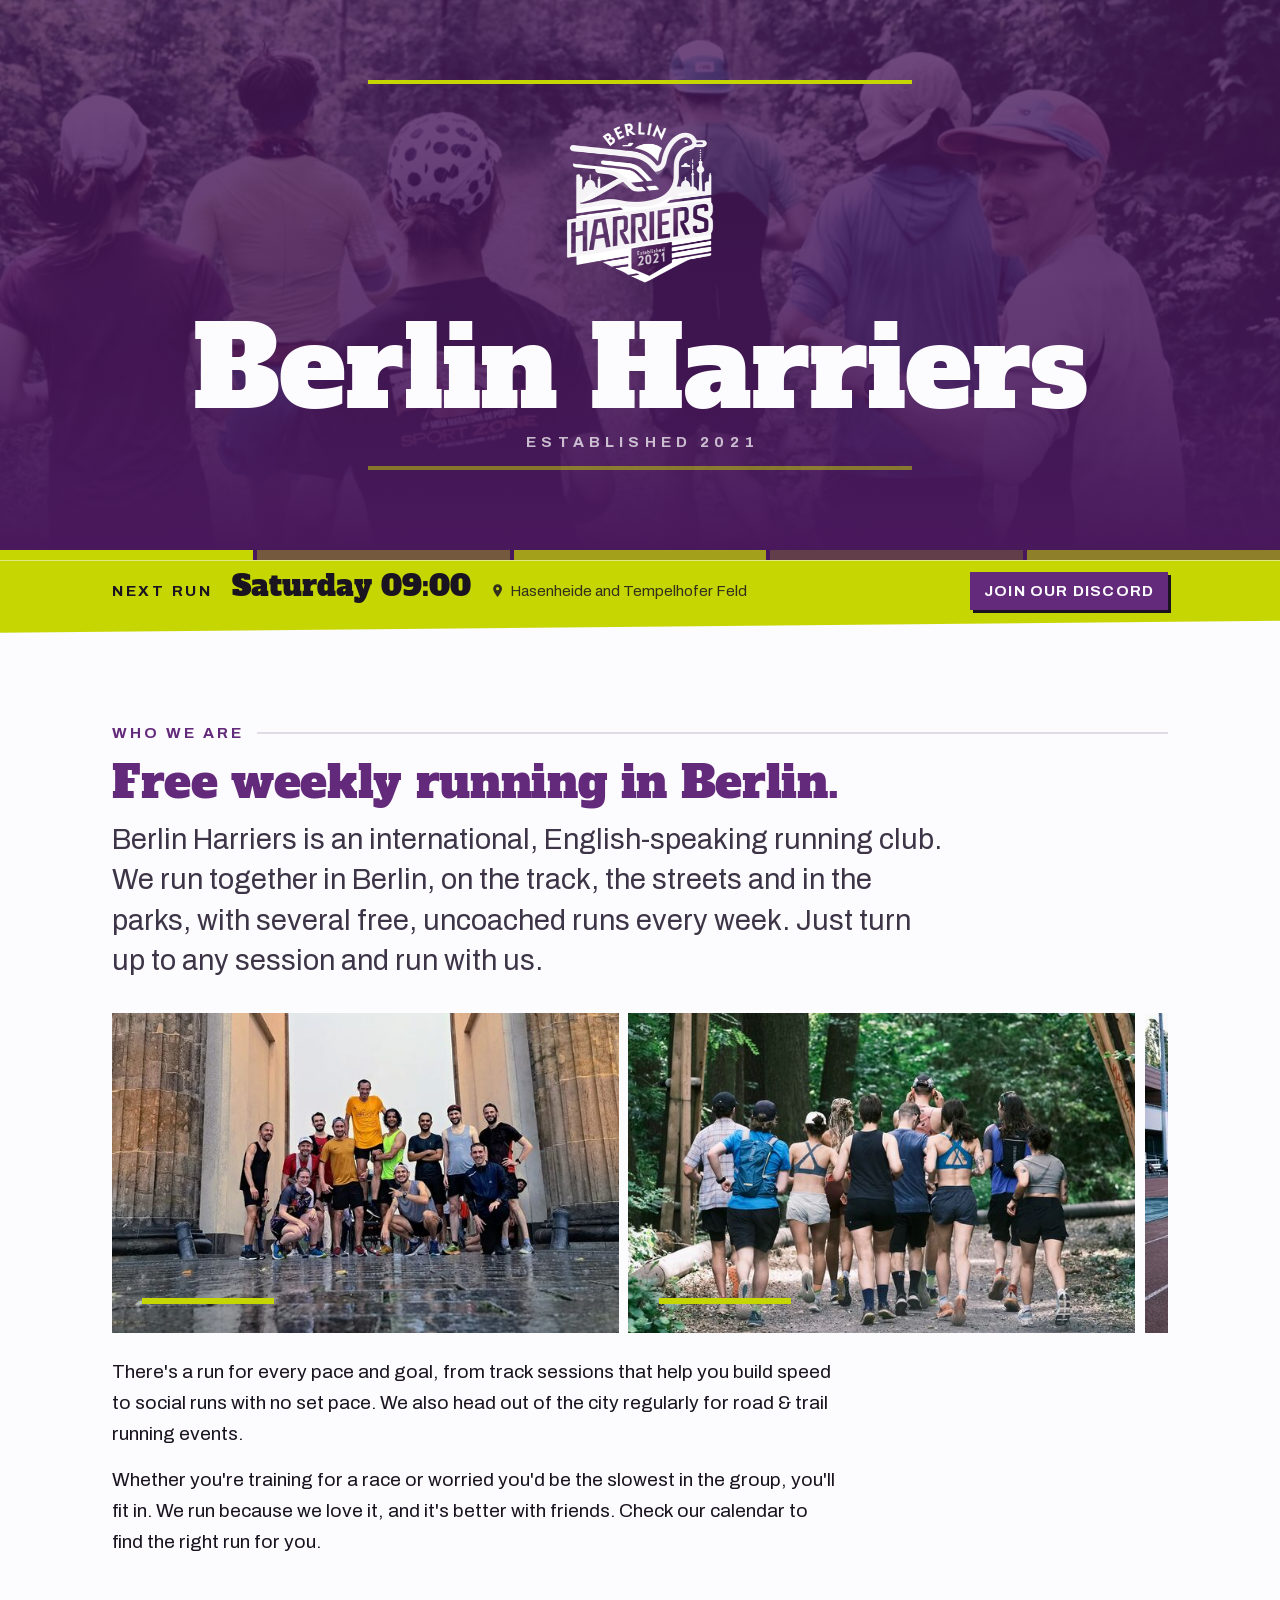
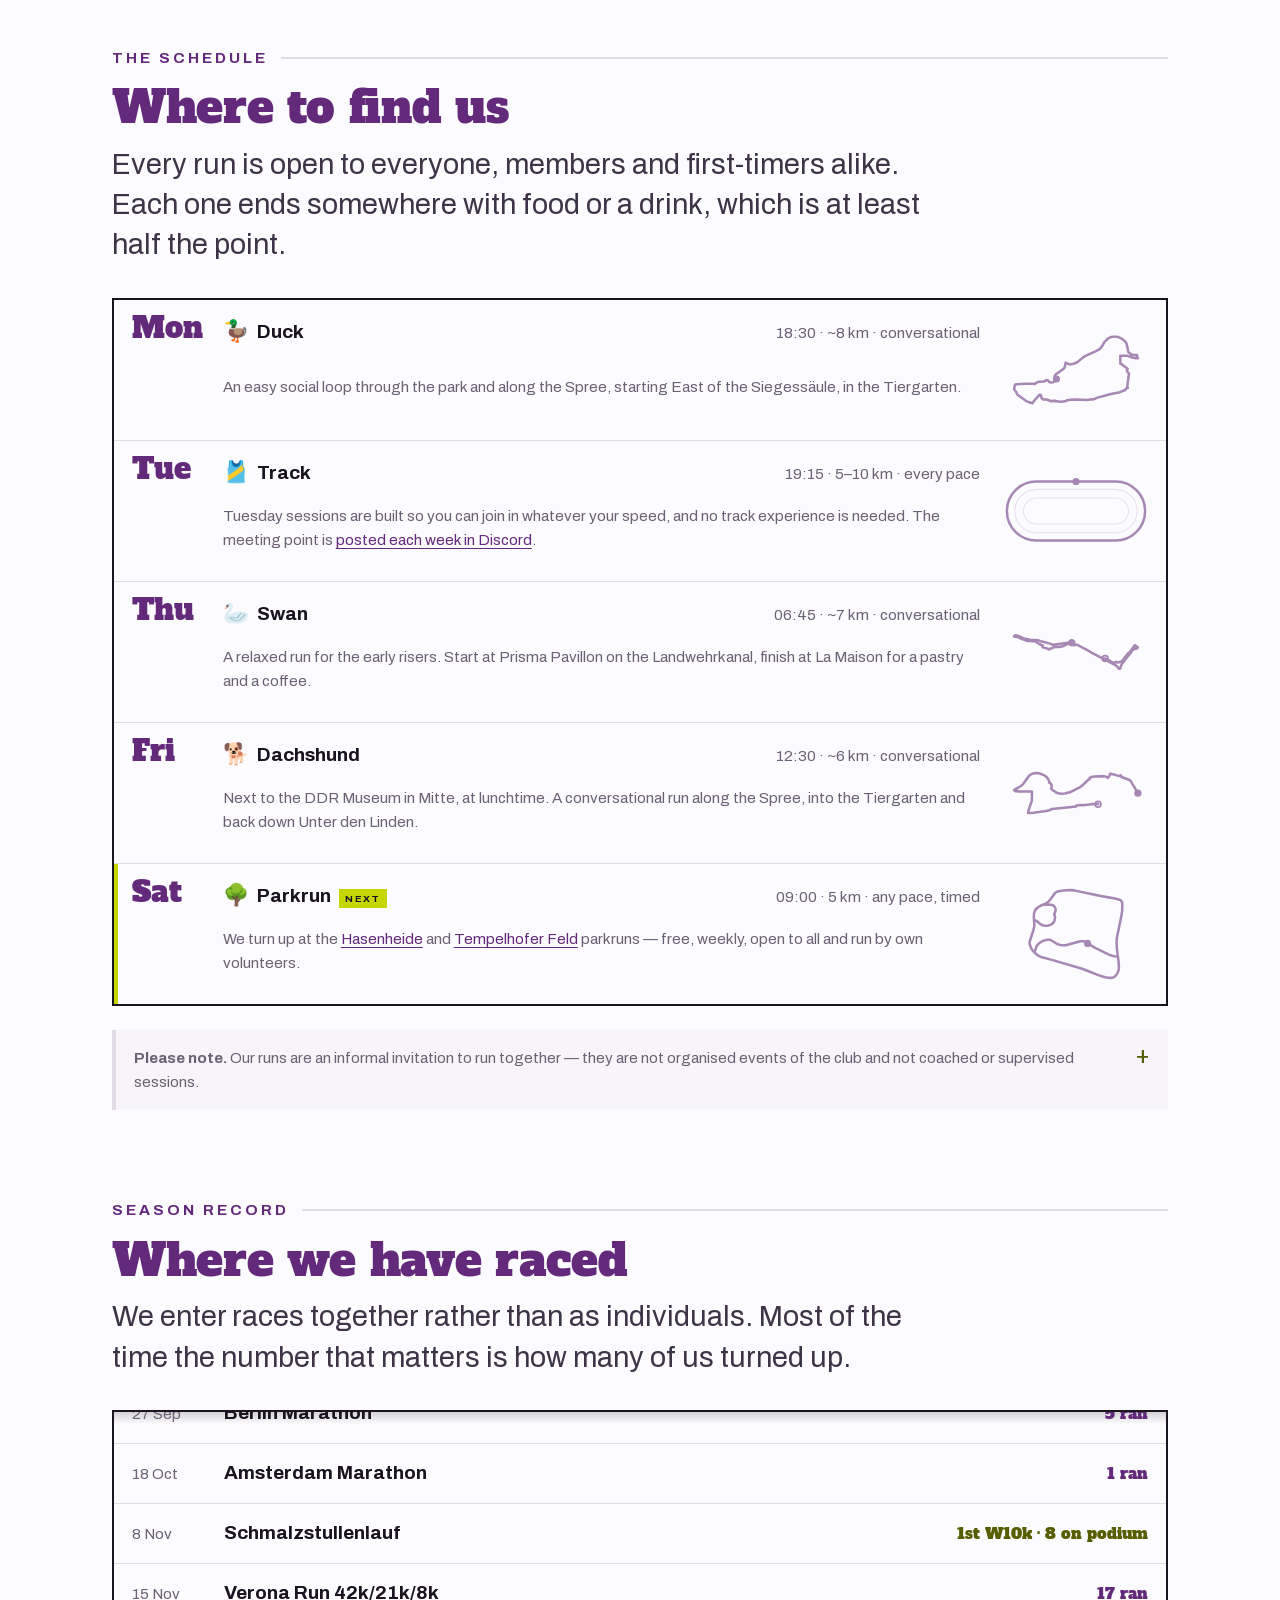
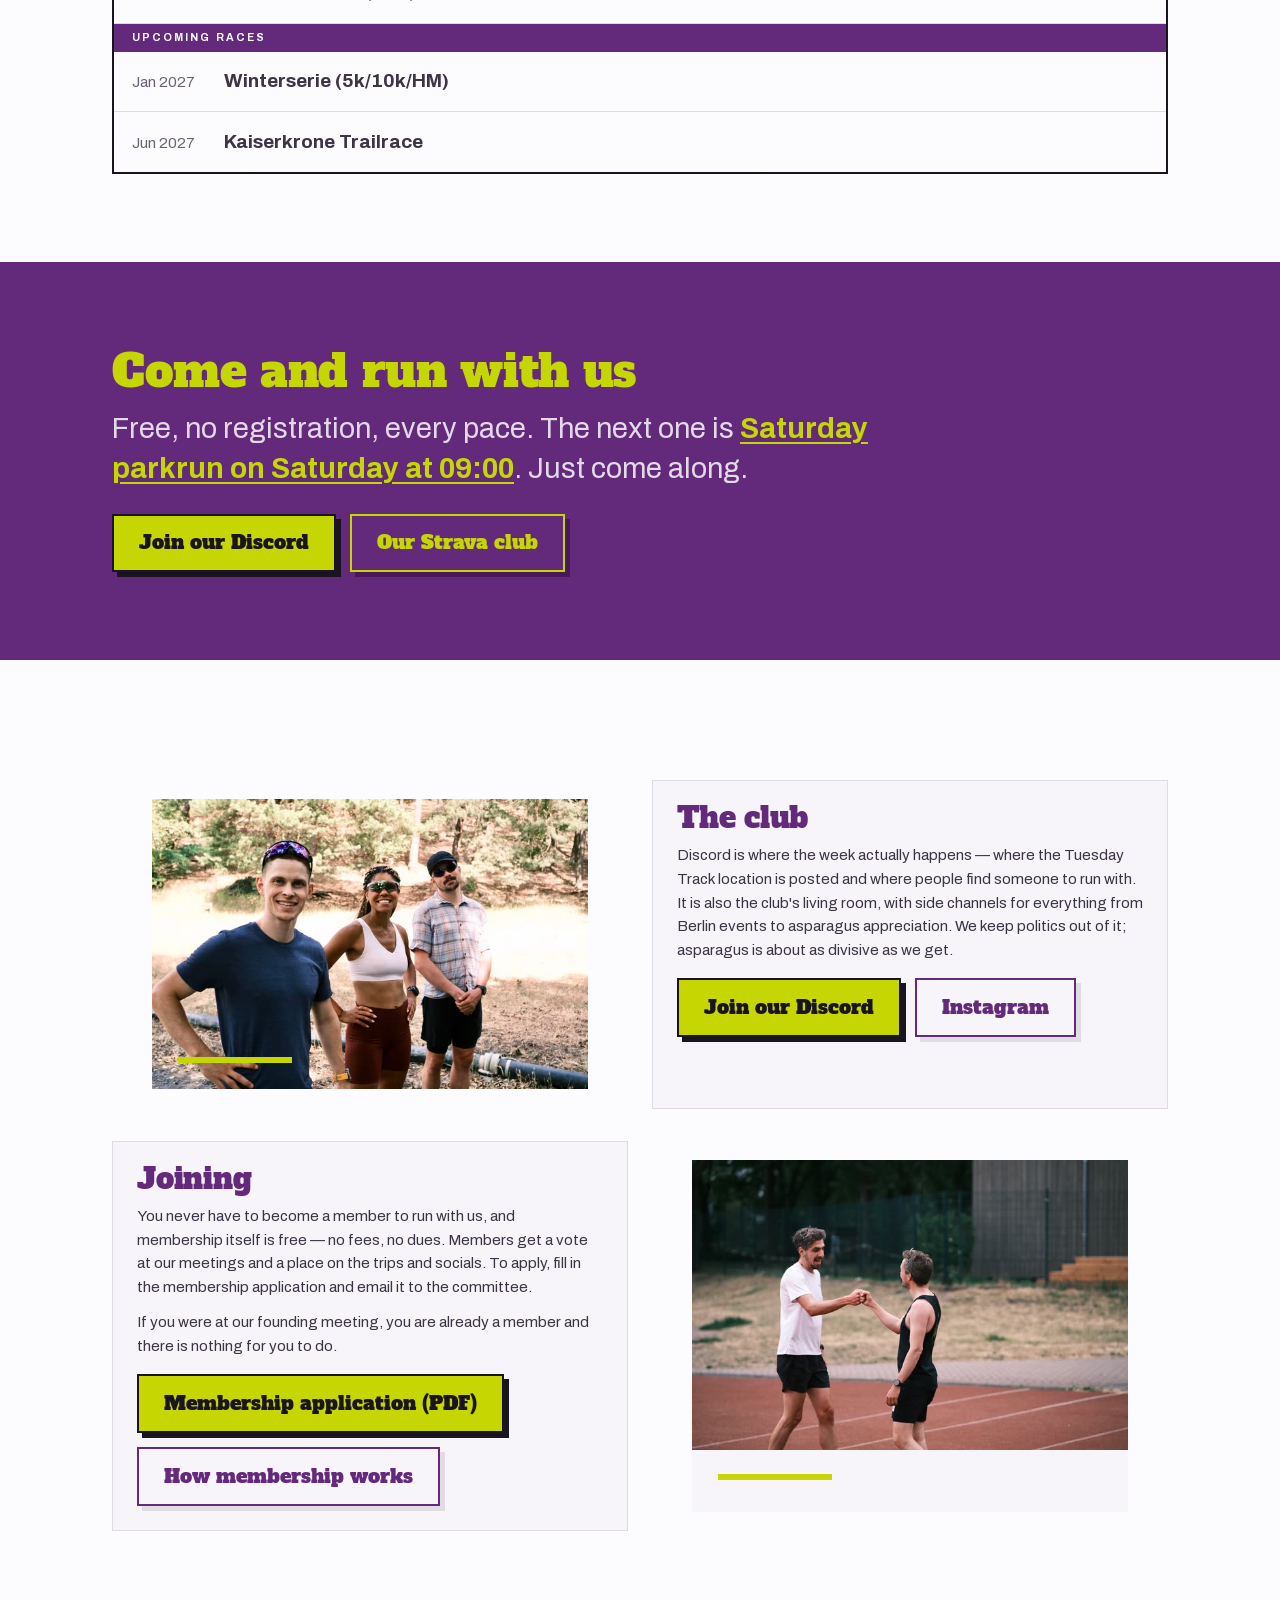
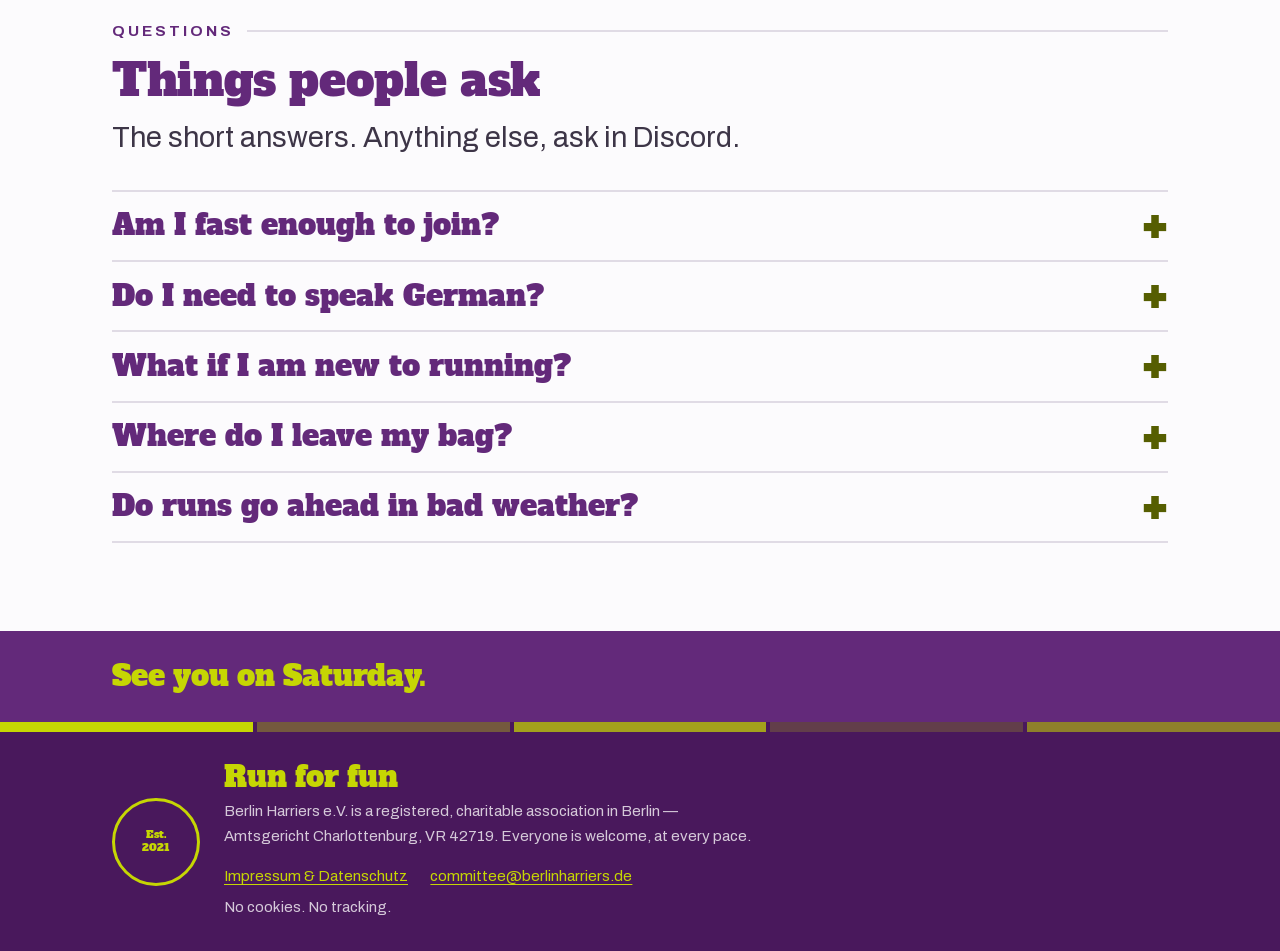
<file: site/index.html>
<!doctype html>
<html lang="en">
<head>
<meta charset="utf-8">
<meta name="viewport" content="width=device-width, initial-scale=1">
<title>Berlin Harriers e.V. — Free English-Speaking Running Club in Berlin</title>
<meta name="description" content="A free, English-speaking running club in Berlin. Five runs a week — Tiergarten, the track, the Landwehrkanal, Mitte and parkrun. No fees, no registration, no set pace. Just turn up.">
<link rel="canonical" href="https://berlinharriers.de/">
<link rel="icon" href="favicon.ico" sizes="any">
<link rel="icon" type="image/png" sizes="48x48" href="favicon-48.png">
<link rel="icon" type="image/png" sizes="192x192" href="favicon-192.png">
<link rel="apple-touch-icon" href="apple-touch-icon.png">
<meta property="og:type" content="website">
<meta property="og:title" content="Berlin Harriers e.V. — Run for fun">
<meta property="og:description" content="A free, English-speaking running club in Berlin. Five runs a week. No fees, no registration, no set pace.">
<meta property="og:url" content="https://berlinharriers.de/">
<meta property="og:locale" content="en_GB">
<meta property="og:site_name" content="Berlin Harriers e.V.">
<meta property="og:image" content="https://berlinharriers.de/og/home.jpg">
<meta property="og:image:type" content="image/jpeg">
<meta property="og:image:width" content="1200">
<meta property="og:image:height" content="630">
<meta property="og:image:alt" content="Berlin Harriers crest and name over a purple-tinted photo of runners on a woodland path. Free, English-speaking running club, five runs a week.">
<meta name="twitter:card" content="summary_large_image">
<meta name="theme-color" content="#49185c">
<link rel="preload" as="font" type="font/woff2" href="fonts/archivo.woff2" crossorigin>
<link rel="stylesheet" href="styles.css">
</head>

<body itemscope itemtype="https://schema.org/SportsClub">
<meta itemprop="name" content="Berlin Harriers e.V.">
<meta itemprop="url" content="https://berlinharriers.de/">
<meta itemprop="email" content="committee@berlinharriers.de">
<meta itemprop="sport" content="Running">
<meta itemprop="foundingDate" content="2021">
<link itemprop="logo" href="https://berlinharriers.de/apple-touch-icon.png">
<meta itemprop="areaServed" content="Berlin">
<span itemprop="address" itemscope itemtype="https://schema.org/PostalAddress" hidden>
<meta itemprop="addressLocality" content="Berlin">
<meta itemprop="addressCountry" content="DE">
</span>
<link itemprop="sameAs" href="https://www.strava.com/clubs/1002515">
<link itemprop="sameAs" href="https://www.instagram.com/berlinharriers/">
<link itemprop="sameAs" href="https://discord.gg/tegXxSFU8Y">

<a class="skip" href="#runs">Skip to the runs</a>

<header class="masthead">
  <video class="backdrop" autoplay muted loop playsinline preload="auto"
         poster="hero-poster.jpg" aria-hidden="true" tabindex="-1">
    <source src="hero.mp4" type="video/mp4">
  </video>
  <img class="backdrop backdrop--still" src="hero-poster.jpg" alt="" aria-hidden="true"
       width="1280" height="496">
  <div class="wrap">
    <div class="rule" aria-hidden="true"></div>
    <img class="crest" src="crest-knockout.png" width="400" height="423"
         alt="Berlin Harriers crest: a swan in flight above the Berlin skyline">
    <h1 itemprop="alternateName">Berlin Harriers</h1>
    <p class="est">Established 2021</p>
    <div class="rule soft" aria-hidden="true"></div>
  </div>
</header>

<div class="stripes" aria-hidden="true"><i></i><i></i><i></i><i></i><i></i></div>

<div class="next" id="next-run">
  <div class="wrap">
    <span class="lbl">Next run</span>
    <a class="run" href="runs/monday-duck.html" data-next-link><b data-next-when>Monday 18:30</b></a>
    <span class="where"><svg class="pin" viewBox="0 0 24 24" aria-hidden="true"><path fill="currentColor" d="M12 2a7 7 0 0 0-7 7c0 5 7 13 7 13s7-8 7-13a7 7 0 0 0-7-7Zm0 9.5A2.5 2.5 0 1 1 12 6.5a2.5 2.5 0 0 1 0 5Z"/></svg><span data-next-where>East of the Siegessäule, Tiergarten</span></span>
    <a class="join" href="https://discord.gg/tegXxSFU8Y" target="_blank" rel="noopener">Join our Discord<span class="vh"> (opens in a new tab)</span></a>
  </div>
</div>

<main>

<section class="band" id="about">
  <div class="wrap">
    <p class="eyebrow">Who we are</p>
    <h2>Free weekly running in Berlin.</h2>
    <p class="lede">Berlin Harriers is an international, English-speaking running club.
      We run together in Berlin, on the track, the streets and in the parks, with several free, uncoached runs every week.
      Just turn up to any session and run with us.</p>

    <div class="gallery" tabindex="0" role="group"
         aria-label="Club photos — scroll sideways or use the arrow keys">
      <figure class="shot">
        <img src="photos/duck-1024.jpg" width="1024" height="683" loading="lazy" decoding="async"
             alt="About fifteen runners posing together between the columns of the Brandenburg Gate on wet cobblestones, a few crouching at the front" srcset="photos/duck-640.jpg 640w, photos/duck-1024.jpg 1024w, photos/duck-1200.jpg 1200w" sizes="(min-width:52rem) 34rem, 88vw">
      </figure>
      <figure class="shot">
        <img src="photos/forest-1024.jpg" width="1024" height="683" loading="lazy" decoding="async"
             alt="About a dozen runners seen from behind, jogging together along a gravel path through green woodland on a summer day" srcset="photos/forest-640.jpg 640w, photos/forest-1024.jpg 1024w, photos/forest-1600.jpg 1600w" sizes="(min-width:52rem) 34rem, 88vw">
      </figure>
      <figure class="shot">
        <img src="photos/track-1024.jpg" width="1024" height="683" loading="lazy" decoding="async"
             alt="Runners on a red running track on a summer evening, two of them smiling as they jog towards the camera" srcset="photos/track-640.jpg 640w, photos/track-1024.jpg 1024w, photos/track-1200.jpg 1200w" sizes="(min-width:52rem) 34rem, 88vw">
      </figure>
      <figure class="shot">
        <img src="photos/swan-1024.jpg" width="1024" height="683" loading="lazy" decoding="async"
             alt="Four runners in winter running gear walking towards the camera along a cobbled street, smiling, one making a peace sign" srcset="photos/swan-640.jpg 640w, photos/swan-1024.jpg 1024w, photos/swan-1200.jpg 1200w" sizes="(min-width:52rem) 34rem, 88vw">
      </figure>
      <figure class="shot">
        <img src="photos/parkrun-1024.jpg" width="1024" height="683" loading="lazy" decoding="async"
             alt="A smiling runner in a backwards cap giving a thumbs-up while running past trees in a park" srcset="photos/parkrun-640.jpg 640w, photos/parkrun-1024.jpg 1024w, photos/parkrun-1200.jpg 1200w" sizes="(min-width:52rem) 34rem, 88vw">
      </figure>
    </div>

    <div class="prose" itemprop="description">
      <p>There's a run for every pace and goal, from track sessions that help you build speed to social runs with no set pace.
        We also head out of the city regularly for road & trail running events.</p>
      <p>Whether you're training for a race or worried you'd be the slowest in the group, you'll fit in.
        We run because we love it, and it's better with friends. Check our calendar to find the right run for you.</p>
    </div>
  </div>
</section>

<section class="band" id="runs">
  <div class="wrap">
    <p class="eyebrow">The schedule</p>
    <h2>Where to find us</h2>
    <p class="lede">Every run is open to everyone, members and first-timers alike. Each one ends
      somewhere with food or a drink, which is at least half the point.</p>

    <div class="fixtures" tabindex="0" role="group"
         aria-label="The five weekly runs — scroll sideways or use the arrow keys on narrow screens">

      <article class="fix" data-day="1" data-time="18:30" data-label="Monday" data-where="East of the Siegessäule, Tiergarten">
        <span class="day">Mon</span>
        <span class="name"><span class="mark" aria-hidden="true">🦆</span><a href="runs/monday-duck.html"><span class="vh">Monday </span>Duck</a> <span class="todaytag">Next</span></span>
        <span class="when num">18:30 · ~8 km · conversational</span>
        <span class="after">An easy social loop through the park and along the Spree, starting East of
          the Siegessäule, in the Tiergarten.</span>
        <svg class="rt" viewBox="0 0 200 150" aria-hidden="true"><path d="M72.8 87.5 72.7 85.3 71.5 84.8 70.5 83.8 70.9 82.4 72.6 80.5 82.0 74.0 83.5 72.5 84.4 70.8 85.7 64.7 89.7 66.8 92.8 67.2 97.8 66.0 101.1 64.6 112.5 55.6 127.7 48.9 132.3 46.3 133.7 45.2 136.1 42.2 139.6 35.9 143.4 32.5 143.2 32.2 145.4 30.8 147.8 29.5 150.8 28.9 156.9 28.9 159.6 29.7 163.0 31.2 166.7 33.9 169.4 36.8 170.3 38.6 170.7 40.0 170.4 40.1 171.3 42.7 172.4 49.3 173.4 50.8 176.4 53.2 179.3 54.2 184.7 54.1 185.2 58.5 186.0 58.5 182.2 58.5 178.1 57.7 171.8 55.3 161.5 55.3 161.6 66.4 162.4 66.4 171.7 73.2 170.7 74.9 171.4 74.9 170.7 74.9 171.0 77.2 173.6 79.7 170.9 100.0 172.1 99.8 170.9 100.0 167.6 103.1 160.8 105.8 147.2 108.6 128.7 113.7 127.4 114.7 123.0 115.9 121.7 115.7 116.8 116.8 98.3 116.0 92.3 116.2 87.4 117.0 86.4 117.7 86.5 118.2 79.6 119.1 77.1 119.0 74.1 118.3 71.7 118.5 71.5 117.8 69.5 118.4 69.5 118.0 68.8 117.8 65.8 118.4 59.1 116.0 54.9 115.9 53.6 115.5 52.0 113.5 51.4 110.3 49.7 109.3 49.0 109.5 45.2 114.2 44.7 114.3 39.3 121.3 39.5 121.1 33.9 119.4 30.9 118.1 18.7 109.4 16.7 105.2 14.0 101.8 15.1 95.8 15.9 95.0 29.0 94.0 40.4 94.0 42.9 94.5 44.5 92.9 46.9 91.7 49.1 91.2 55.2 91.0 57.5 90.1 58.9 88.9 60.9 89.3 62.7 91.4 65.0 92.5 68.0 92.1 69.8 91.0 71.1 89.1" fill="none" stroke="currentColor" stroke-width="3.5" stroke-linecap="round" stroke-linejoin="round"/><circle cx="72.8" cy="87.5" r="5" fill="currentColor"/></svg>
      </article>

      <article class="fix" data-day="2" data-time="19:15" data-label="Tuesday" data-where="Posted each week in Discord">
        <span class="day">Tue</span>
        <span class="name"><span class="mark" aria-hidden="true">🎽</span><a href="runs/tuesday-track.html"><span class="vh">Tuesday </span>Track</a> <span class="todaytag">Next</span></span>
        <span class="when num">19:15 · 5–10 km · every pace</span>
        <span class="after">Tuesday sessions are built so you can join in whatever your speed, and no
          track experience is needed. The meeting point is <a href="https://discord.gg/tegXxSFU8Y" target="_blank" rel="noopener">posted each week in
          Discord<span class="vh"> (opens in a new tab)</span></a>.</span>
        <svg class="rt" viewBox="0 0 200 150" aria-hidden="true"><g fill="none" stroke="currentColor" stroke-linecap="round"><path opacity=".22" stroke-width="1.5" d="M45 45h110a30 30 0 0 1 0 60H45a30 30 0 0 1 0-60Z"/><path opacity=".22" stroke-width="1.5" d="M45 57h110a18 18 0 0 1 0 36H45a18 18 0 0 1 0-36Z"/><path stroke-width="3.5" d="M45 34h110a41 41 0 0 1 0 82H45a41 41 0 0 1 0-82Z"/></g><circle cx="100" cy="34" r="5" fill="currentColor"/></svg>
      </article>

      <article class="fix" data-day="4" data-time="06:45" data-label="Thursday" data-where="Prisma Pavillon, Landwehrkanal">
        <span class="day">Thu</span>
        <span class="name"><span class="mark" aria-hidden="true">🦢</span><a href="runs/thursday-swan.html"><span class="vh">Thursday </span>Swan</a> <span class="todaytag">Next</span></span>
        <span class="when num">06:45 · ~7 km · conversational</span>
        <span class="after">A relaxed run for the early risers. Start at Prisma Pavillon on the
          Landwehrkanal, finish at La Maison for a pastry and a coffee.</span>
        <svg class="rt" viewBox="0 0 200 150" aria-hidden="true"><path d="M94.2 62.0 93.9 61.5 68.6 64.9 68.6 65.3 64.1 63.4 52.6 60.5 48.0 58.8 36.4 58.1 29.5 56.7 25.1 55.2 23.0 53.9 16.3 51.6 14.4 52.6 14.0 53.5 20.3 54.7 23.5 56.5 29.6 58.3 30.6 59.3 41.5 59.9 44.3 60.7 48.9 63.9 53.9 66.0 53.5 68.2 55.2 68.9 58.9 69.7 62.9 71.6 64.4 70.1 65.9 70.0 69.0 68.5 73.6 67.8 76.6 68.1 83.0 66.6 89.9 63.1 94.5 63.3 96.2 65.5 97.4 65.5 98.6 64.6 102.6 65.4 118.9 74.1 121.5 75.9 154.7 93.3 156.4 94.5 159.2 98.0 160.1 98.4 161.7 97.8 161.8 96.2 163.5 92.1 168.7 85.0 176.0 76.3 176.7 74.7 178.5 72.5 181.0 70.7 184.5 70.1 185.8 69.0 185.9 68.2 184.0 67.4 182.1 65.6 181.6 65.8 179.0 69.1 175.7 74.3 172.7 76.6 167.4 82.9 165.9 85.5 163.1 88.1 158.2 89.5 156.9 89.4 155.2 88.5 154.0 90.4 153.0 90.4 150.1 89.2 146.0 86.6 140.4 84.0" fill="none" stroke="currentColor" stroke-width="3.5" stroke-linecap="round" stroke-linejoin="round"/><circle cx="140.4" cy="84.0" r="4" fill="none" stroke="currentColor" stroke-width="2.5"/><circle cx="94.2" cy="62.0" r="5" fill="currentColor"/></svg>
      </article>

      <article class="fix" data-day="5" data-time="12:30" data-label="Friday" data-where="DDR Museum, Mitte">
        <span class="day">Fri</span>
        <span class="name"><span class="mark" aria-hidden="true">🐕</span><a href="runs/friday-dachshund.html"><span class="vh">Friday </span>Dachshund</a> <span class="todaytag">Next</span></span>
        <span class="when num">12:30 · ~6 km · conversational</span>
        <span class="after">Next to the DDR Museum in Mitte, at lunchtime. A conversational run along
          the Spree, into the Tiergarten and back down Unter den Linden.</span>
        <svg class="rt" viewBox="0 0 200 150" aria-hidden="true"><path d="M186.0 75.3 176.8 59.8 175.5 57.8 174.4 56.9 163.2 52.8 162.4 50.4 159.7 51.5 154.4 49.8 147.3 48.4 146.0 52.0 144.1 53.9 143.5 53.3 139.4 51.6 137.7 51.5 137.6 51.9 132.7 51.7 125.1 52.2 121.0 52.9 118.8 54.3 119.0 55.9 117.7 56.0 108.0 65.3 107.7 65.1 105.8 66.9 91.5 74.0 84.7 75.8 79.0 75.9 74.4 75.0 71.7 74.1 71.9 73.6 66.9 70.6 65.4 68.7 66.1 67.5 66.2 65.3 65.8 63.7 64.3 60.9 62.9 60.9 62.5 58.4 61.0 55.3 60.2 54.0 58.2 52.1 55.3 50.1 49.0 47.6 44.6 47.2 41.7 47.5 37.6 49.0 34.9 51.0 26.8 62.2 24.5 64.5 21.2 66.7 15.1 69.9 15.0 70.6 14.0 71.1 15.8 72.4 19.3 72.2 19.3 72.8 38.9 72.8 38.7 85.4 34.4 98.5 34.1 98.5 33.5 102.8 40.8 102.4 58.4 100.0 63.0 98.9 66.9 97.2 100.2 93.8 100.1 92.7 100.6 92.4 107.6 91.6 107.7 91.9 109.4 91.7 109.4 92.0 121.7 90.7 121.7 90.4 122.1 90.3 123.3 90.3 123.3 90.6 130.6 89.8 130.6 90.6" fill="none" stroke="currentColor" stroke-width="3.5" stroke-linecap="round" stroke-linejoin="round"/><circle cx="130.6" cy="90.6" r="4" fill="none" stroke="currentColor" stroke-width="2.5"/><circle cx="186.0" cy="75.3" r="5" fill="currentColor"/></svg>
      </article>

      <article class="fix" data-day="6" data-time="09:00" data-label="Saturday" data-where="Hasenheide and Tempelhofer Feld">
        <span class="day">Sat</span>
        <span class="name"><span class="mark" aria-hidden="true">🌳</span><a href="runs/saturday-parkrun.html"><span class="vh">Saturday </span>parkrun</a> <span class="todaytag">Next</span></span>
        <span class="when num">09:00 · 5 km · any pace, timed</span>
        <span class="after">We turn up at the <a href="https://www.parkrun.com.de/hasenheide/" target="_blank" rel="noopener">Hasenheide<span class="vh"> (opens in a new tab)</span></a>
          and <a href="https://www.parkrun.com.de/tempelhoferfeld/" target="_blank" rel="noopener">Tempelhofer Feld<span class="vh"> (opens in a new tab)</span></a>
          parkruns — free, weekly, open to all and run by own volunteers.</span>
        <svg class="rt" viewBox="0 0 200 150" aria-hidden="true"><path d="M116.1 88.1 111.0 85.2 106.2 85.0 85.7 90.5 81.1 90.7 79.0 90.5 73.8 88.9 65.0 83.3 63.6 82.9 59.1 83.1 53.5 84.8 48.7 87.9 46.1 90.9 44.7 93.4 42.2 100.8 38.3 95.7 36.2 90.9 35.5 88.3 35.7 85.4 41.1 68.9 42.2 63.0 41.4 49.8 42.1 44.9 42.9 42.4 44.4 40.3 47.1 37.9 50.7 35.8 58.3 32.5 61.1 30.7 64.1 27.4 71.1 17.7 73.3 16.5 76.0 15.6 82.4 14.6 91.4 14.0 97.3 14.4 143.2 23.9 154.2 25.7 160.5 27.4 162.1 28.2 164.0 30.9 164.3 32.5 164.1 43.0 163.1 49.8 156.6 81.1 156.4 87.9 156.9 95.9 159.1 113.0 159.6 121.8 159.1 125.7 157.2 130.2 154.3 133.7 151.9 135.4 147.5 136.0 140.3 135.0 130.9 132.1 114.2 125.3 106.2 122.6 67.7 111.3 51.7 107.0 47.7 105.1 42.2 100.8 38.3 95.7 36.2 90.9 35.5 88.3 35.7 85.4 41.1 68.9 42.2 63.0 41.4 49.8 42.1 44.9 42.9 42.4 47.1 37.9 50.7 35.8 55.1 34.2 56.5 34.6 61.6 34.0 67.0 34.6 69.5 36.2 70.9 38.1 71.6 40.3 71.5 43.2 70.6 45.7 69.6 47.1 70.6 49.6 70.9 52.3 69.9 57.4 68.0 60.1 65.6 61.9 60.6 63.6 56.7 63.6 53.2 63.0 52.3 61.9 50.4 61.1 45.7 57.2 43.2 56.0 41.6 55.8 41.4 49.8 42.1 44.9 42.9 42.4 44.4 40.3 47.1 37.9 50.7 35.8 58.3 32.5 61.1 30.7 64.1 27.4 71.1 17.7 73.3 16.5 76.0 15.6 82.4 14.6 91.4 14.0 97.3 14.4 127.3 20.8 154.2 25.7 160.5 27.4 162.1 28.2 164.0 30.9 164.3 32.5 164.1 43.0 163.1 49.8 156.6 81.1 156.4 87.9 156.9 95.9 158.2 106.6 155.3 106.4 146.8 104.1 141.3 101.6 126.1 94.0 111.8 85.6" fill="none" stroke="currentColor" stroke-width="3.5" stroke-linecap="round" stroke-linejoin="round"/><circle cx="116.1" cy="88.1" r="5" fill="currentColor"/></svg>
      </article>
    </div>

    <details class="smallprint">
      <summary><span><strong>Please note.</strong> Our runs are an informal invitation to run
        together — they are not organised events of the club and not coached or supervised sessions.</span></summary>
      <p>Everyone takes part on their own responsibility and is
        asked to judge their own fitness and health. We run on public roads and paths, where the normal
        traffic rules apply and each runner is responsible for their own conduct. Guests who are not
        members of Berlin Harriers e.V. are not covered by the club's sports insurance.</p>
    </details>
  </div>
</section>

<section class="band" id="season">
  <div class="wrap">
    <p class="eyebrow">Season record</p>
    <h2>Where we have raced</h2>
    <p class="lede">We enter races together rather than as individuals. Most of the time the number
      that matters is how many of us turned up.</p>

    <div class="season">
      <!-- Oldest first. data-race is the race's last day (YYYY-MM-DD); app.js
           compares it with today in Berlin to place the "Upcoming races" marker.
           For a month-only date, use the last day of that month. -->
      <div class="races" role="region" aria-label="Race calendar" tabindex="0">
      <div class="row" data-race="2026-03-01"><span class="dt num">1 Mar</span><span class="ev">Kleinmachnow Backyard Half Marathon</span><span class="rs win">1st place</span></div>
      <div class="row" data-race="2026-03-06"><span class="dt num">6 Mar</span><span class="ev">Transgrancanaria</span><span class="rs">3 ran</span></div>
      <div class="row" data-race="2026-04-12"><span class="dt num">12 Apr</span><span class="ev">Rotterdam Marathon</span><span class="rs">1 ran</span></div>
      <div class="row" data-race="2026-04-19"><span class="dt num">19 Apr</span><span class="ev">Vienna Marathon</span><span class="rs">2 ran</span></div>
      <div class="row" data-race="2026-04-20"><span class="dt num">20 Apr</span><span class="ev">Boston Marathon</span><span class="rs">2 ran</span></div>
      <div class="row" data-race="2026-05-10"><span class="dt num">10 May</span><span class="ev">Wings for Life World Run</span><span class="rs">2 ran</span></div>
      <div class="row" data-race="2026-06-13"><span class="dt num">13 Jun</span><span class="ev">Tschirgant Trail Race</span><span class="rs">17 ran</span></div>
      <div class="row" data-race="2026-08-16"><span class="dt num">15–16 Aug</span><span class="ev">Mauerweglauf (100 Miles Berlin)</span><span class="rs win">1st place</span></div>
      <div class="row" data-race="2026-09-06"><span class="dt num">6 Sep</span><span class="ev">Reinickendorf Halbmarathon</span><span class="rs">2 ran</span></div>
      <div class="row" data-race="2026-09-13"><span class="dt num">13 Sep</span><span class="ev">Kreuzberger Viertelmarathon</span><span class="rs">2 ran</span></div>
      <div class="row" data-race="2026-09-27"><span class="dt num">27 Sep</span><span class="ev">Berlin Marathon</span><span class="rs">5 ran</span></div>
      <div class="row" data-race="2026-10-18"><span class="dt num">18 Oct</span><span class="ev">Amsterdam Marathon</span><span class="rs">1 ran</span></div>
      <div class="row" data-race="2026-11-08"><span class="dt num">8 Nov</span><span class="ev">Schmalzstullenlauf</span><span class="rs win">1st W10k · 8 on podium</span></div>
      <div class="row" data-race="2026-11-15"><span class="dt num">15 Nov</span><span class="ev">Verona Run 42k/21k/8k</span><span class="rs">17 ran</span></div>
      <div class="row" data-race="2027-01-31"><span class="dt num">Jan 2027</span><span class="ev">Winterserie (5k/10k/HM)</span></div>
      <div class="row" data-race="2027-06-26"><span class="dt num">Jun 2027</span><span class="ev">Kaiserkrone Trailrace</span></div>
      </div>
    </div>


  </div>
</section>

<section class="cta">
  <div class="wrap">
    <h2>Come and run with us</h2>
    <p>Free, no registration, every pace. The next one is
      <a href="runs/monday-duck.html" data-next-run data-next-link>Monday Duck on Monday at 18:30</a>. Just come along.</p>
    <div class="btns">
      <a class="btn" href="https://discord.gg/tegXxSFU8Y" target="_blank" rel="noopener">Join our Discord<span class="vh"> (opens in a new tab)</span></a>
      <a class="btn ghost" href="https://www.strava.com/clubs/1002515" target="_blank" rel="noopener">Our Strava club<span class="vh"> (opens in a new tab)</span></a>
    </div>
  </div>
</section>

<section class="band" id="join">
  <div class="wrap">
    <div class="duo">
      <figure class="shot">
        <img src="photos/trio-640.jpg" width="1024" height="683" loading="lazy" decoding="async"
               alt="Three runners in sunglasses smiling at the camera in a sunny clearing among pine trees" srcset="photos/trio-640.jpg 640w, photos/trio-1024.jpg 1024w, photos/trio-1200.jpg 1200w" sizes="(min-width:52rem) 34rem, 100vw">
      </figure>

      <div class="card">
        <h3>The club</h3>
        <p>Discord is where the week actually happens — where the Tuesday Track location is posted and
          where people find someone to run with. It is also the club's living room, with side channels
          for everything from Berlin events to asparagus appreciation. We keep politics out of it;
          asparagus is about as divisive as we get.</p>
        <div class="btns">
          <a class="btn" href="https://discord.gg/tegXxSFU8Y" target="_blank" rel="noopener">Join our Discord<span class="vh"> (opens in a new tab)</span></a>
          <a class="btn ghost" href="https://www.instagram.com/berlinharriers/" target="_blank" rel="noopener">Instagram<span class="vh"> (opens in a new tab)</span></a>
        </div>
      </div>
    </div>

    <div class="duo">
      <div class="card">
        <h3>Joining</h3>
        <p>You never have to become a member to run with us, and membership itself is free — no fees,
          no dues. Members get a vote at our meetings and a place on the trips and socials.
          To apply, fill in the membership application and email it to the committee.</p>
        <p class="followup">If you were at our founding meeting, you are
          already a member and there is nothing for you to do.</p>
        <div class="btns">
          <a class="btn" href="membership-application.pdf" target="_blank" rel="noopener">Membership application (PDF)<span class="vh"> (opens in a new tab)</span></a>
          <a class="btn ghost" href="membership.html">How membership works</a>
        </div>
      </div>

      <figure class="shot">
        <img src="photos/fistbump-640.jpg" width="1024" height="683" loading="lazy" decoding="async"
               alt="Two runners bumping fists on a red running track, one in a white T-shirt and one in a black vest" srcset="photos/fistbump-640.jpg 640w, photos/fistbump-1024.jpg 1024w, photos/fistbump-1200.jpg 1200w" sizes="(min-width:52rem) 34rem, 100vw">
      </figure>
    </div>
  </div>
</section>

<section class="band" id="faq">
  <div class="wrap">
    <p class="eyebrow">Questions</p>
    <h2>Things people ask</h2>
    <p class="lede">The short answers. Anything else, ask in Discord.</p>

    <div class="faq">
      <details>
        <summary>Am I fast enough to join?</summary>
        <p>We have club members of many different speeds. Some of our usual runs are done at easy or
          conversational paces: we agree the pace depending on who is joining and try to stick together,
          so no one is left behind. On Tuesday and Saturday everyone runs at their own pace, we cheer
          each other on and grab a bite or a drink together afterwards. The Harriers is a good place to
          find people who run at your pace and meet up for runs, and a good place if you're looking to
          get faster, too.</p>
      </details>
      <details>
        <summary>Do I need to speak German?</summary>
        <p>No. Our members come from many different countries, and we are a primarily English-speaking
          club.</p>
      </details>
      <details>
        <summary>What if I am new to running?</summary>
        <p>We are happy to welcome members who are new to running. It makes us happy to see new people
          join this awesome sport we love so much. Come along to one of our runs, and we'll be glad to
          give you tips to help you on your way.</p>
      </details>
      <details>
        <summary>Where do I leave my bag?</summary>
        <p>Some of our runs take place in more organised settings, like Tuesday Track and the Saturday
          parkruns, but the other runs during the week have nowhere to leave a bag. We recommend a
          running backpack if you want to carry a warmer jacket, extra snacks or water.</p>
      </details>
      <details>
        <summary>Do runs go ahead in bad weather?</summary>
        <p>Generally we meet up rain or shine, but it's best to check the Discord channel for each run
          the day before or the morning of the run to make sure it's taking place. Runs are sometimes
          cancelled because of icy conditions.</p>
      </details>
    </div>
  </div>
</section>

<section class="cta cta--slim">
  <div class="wrap">
    <h2>See you on <span data-next-day>Monday</span>.</h2>
  </div>
</section>

</main>

<div class="stripes" aria-hidden="true"><i></i><i></i><i></i><i></i><i></i></div>

<footer>
  <div class="wrap">
    <div class="rosette" aria-hidden="true">Est.<br>2021</div>
    <div>
      <h2>Run for fun</h2>
      <p>Berlin Harriers e.V. is a registered, charitable association in Berlin — Amtsgericht
        Charlottenburg, VR 42719. Everyone is welcome, at every pace.</p>
      <p class="legal">
        <a href="impressum.html">Impressum &amp; Datenschutz</a>
        <a href="mailto:committee@berlinharriers.de">committee@berlinharriers.de</a>
        <span>No cookies. No tracking.</span>
      </p>
    </div>
  </div>
</footer>

<script src="app.js" defer></script>
</body>
</html>
</file>
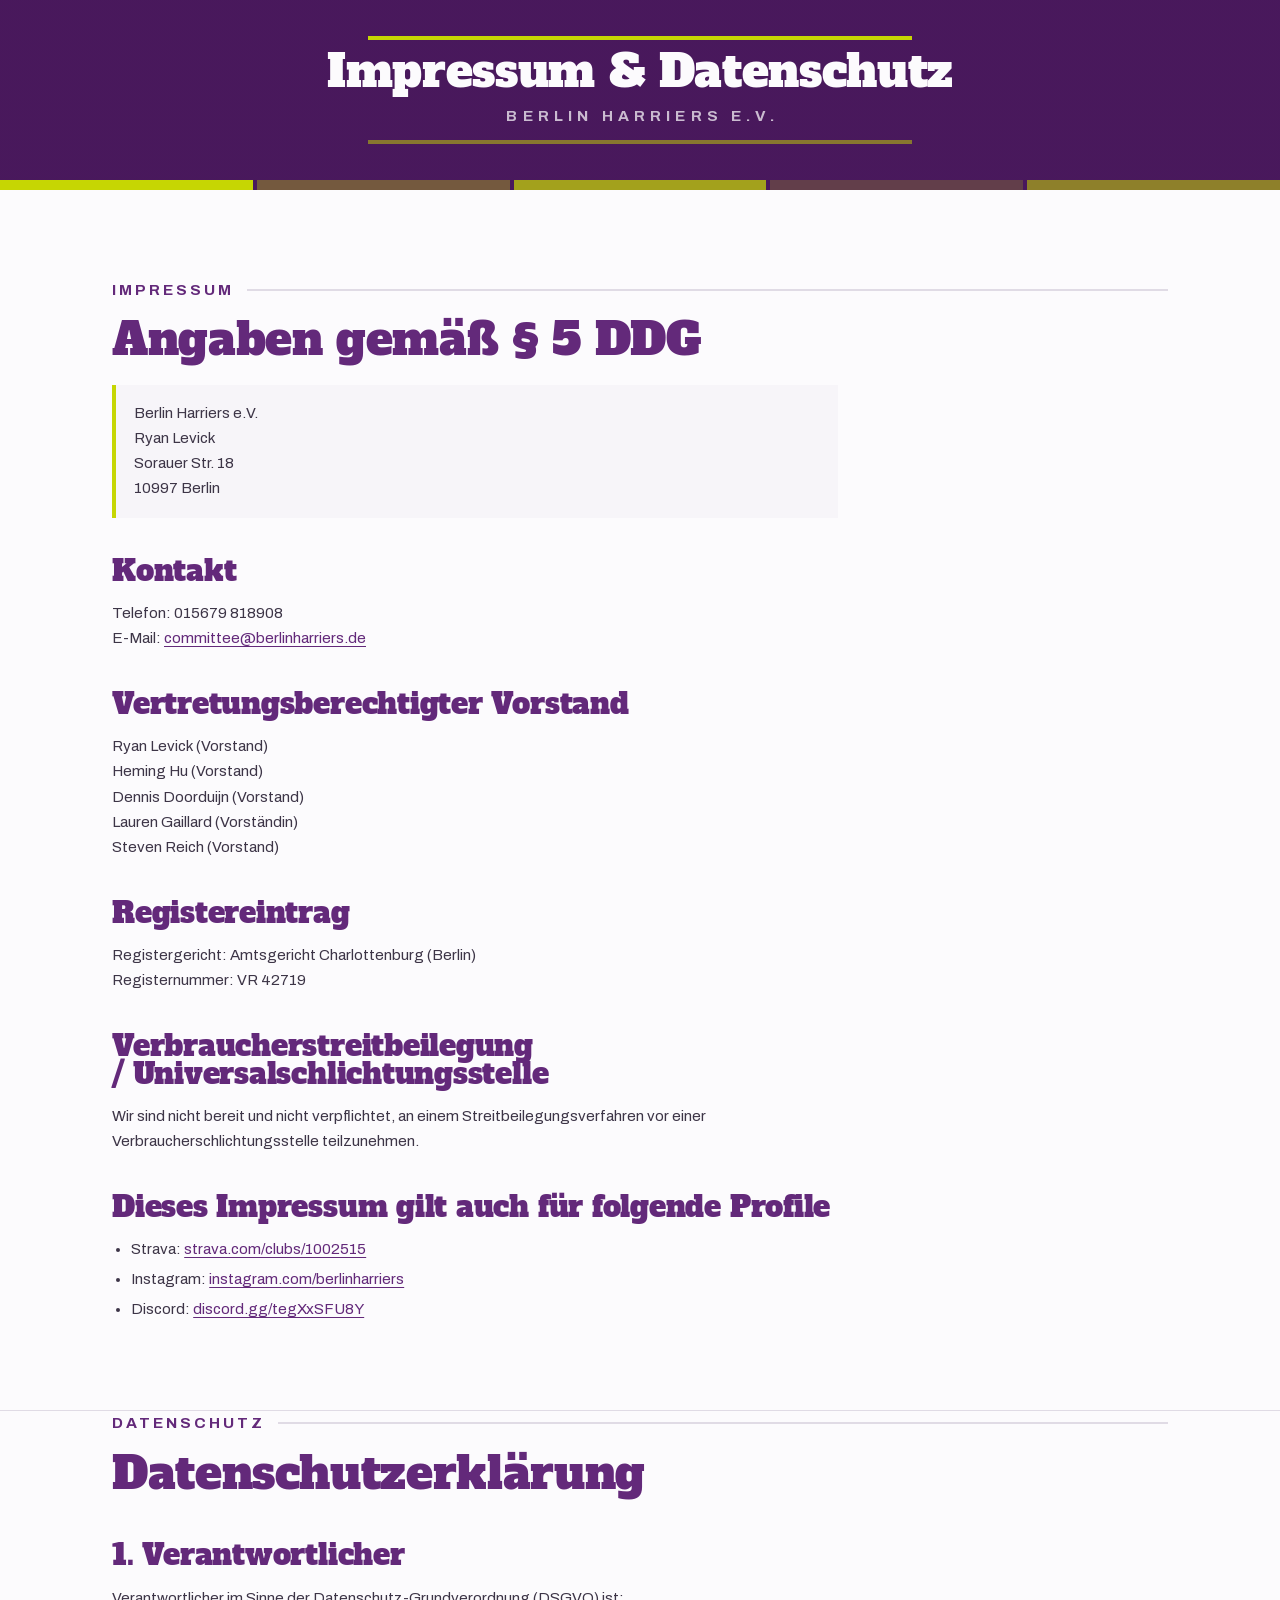
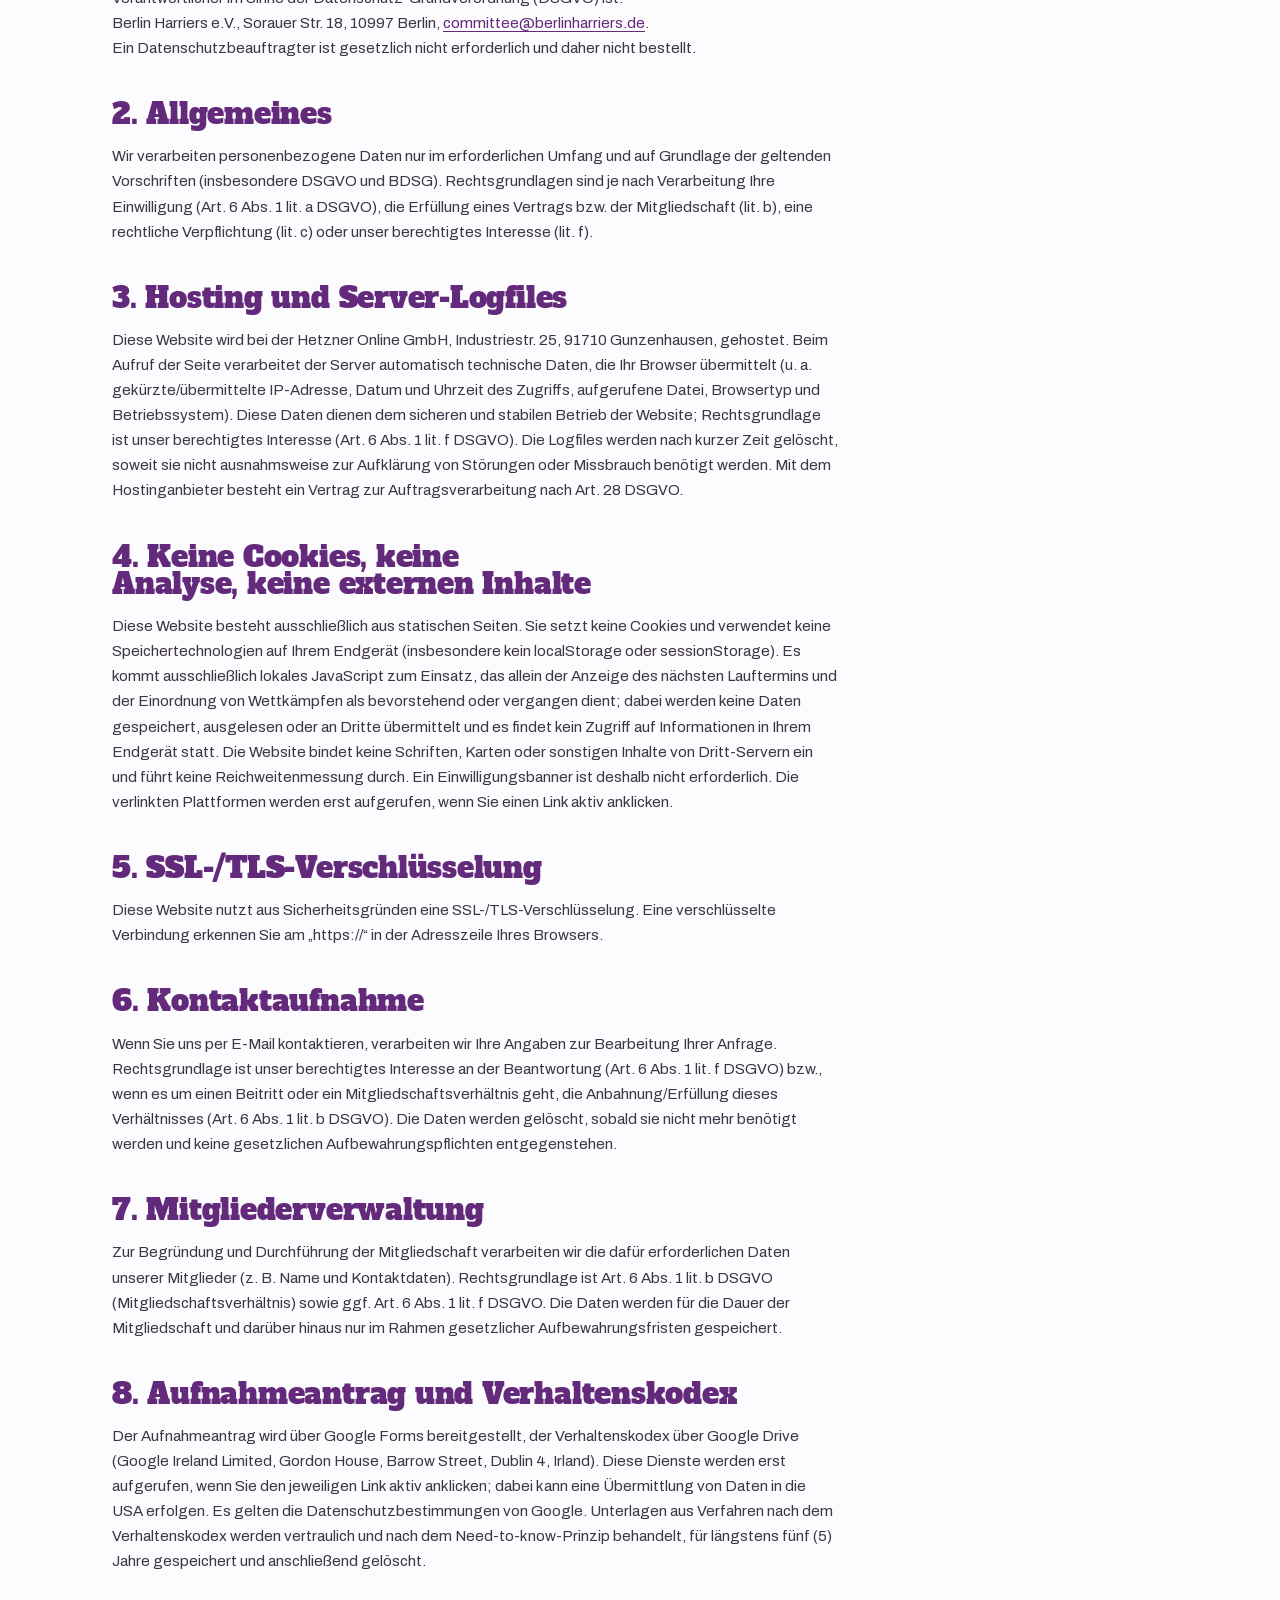
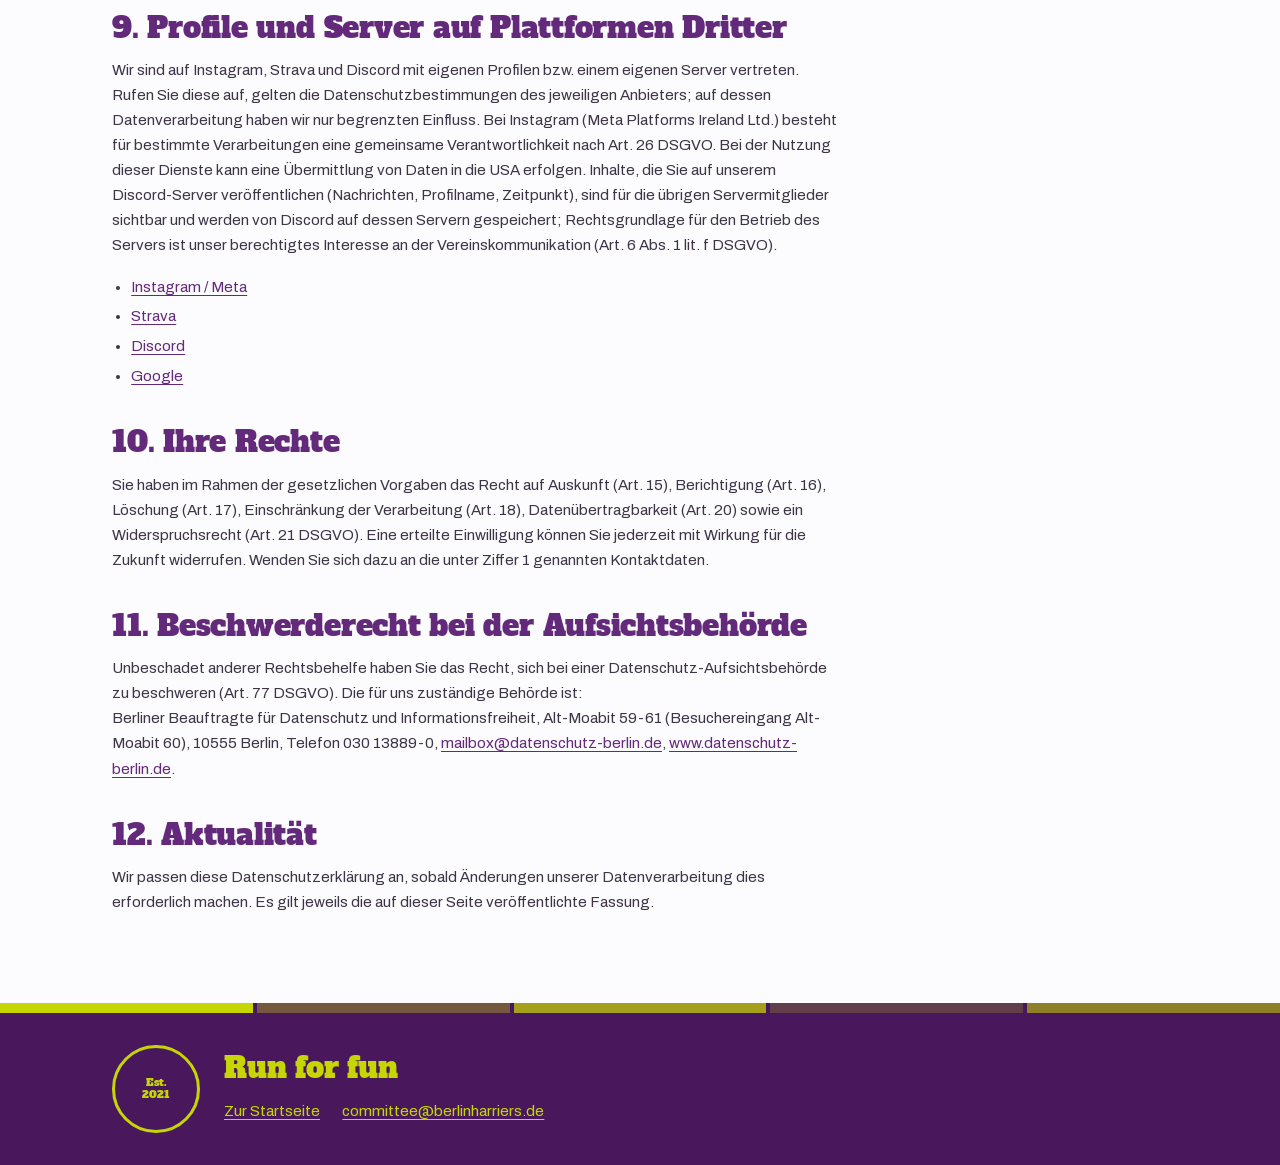
<file: site/impressum.html>
<!doctype html>
<html lang="de">
<head>
<meta charset="utf-8">
<meta name="viewport" content="width=device-width, initial-scale=1">
<title>Impressum &amp; Datenschutz — Berlin Harriers e.V.</title>
<meta name="description" content="Impressum und Datenschutzerklärung des Berlin Harriers e.V.">
<meta name="robots" content="index,follow">
<link rel="canonical" href="https://berlinharriers.de/impressum.html">
<meta property="og:type" content="website">
<meta property="og:title" content="Impressum &amp; Datenschutz — Berlin Harriers e.V.">
<meta property="og:description" content="Impressum und Datenschutzerklärung des Berlin Harriers e.V.">
<meta property="og:url" content="https://berlinharriers.de/impressum.html">
<meta property="og:locale" content="de_DE">
<meta property="og:site_name" content="Berlin Harriers e.V.">
<meta property="og:image" content="https://berlinharriers.de/og/home.jpg">
<meta property="og:image:type" content="image/jpeg">
<meta property="og:image:width" content="1200">
<meta property="og:image:height" content="630">
<meta property="og:image:alt" content="Berlin Harriers crest and name over a purple-tinted photo of runners on a woodland path. Free, English-speaking running club, five runs a week.">
<meta name="twitter:card" content="summary_large_image">
<link rel="icon" href="favicon.ico" sizes="any">
<link rel="icon" type="image/png" sizes="48x48" href="favicon-48.png">
<link rel="icon" type="image/png" sizes="192x192" href="favicon-192.png">
<link rel="apple-touch-icon" href="apple-touch-icon.png">
<meta name="theme-color" content="#49185c">
<link rel="stylesheet" href="styles.css">
</head>
<body>
<a class="skip" href="#inhalt">Zum Inhalt springen</a>

<header class="masthead masthead--compact">
  <div class="wrap">
    <div class="rule" aria-hidden="true"></div>
    <h1>Impressum &amp; Datenschutz</h1>
    <p class="est">Berlin Harriers e.V.</p>
    <div class="rule soft" aria-hidden="true"></div>
  </div>
</header>
<div class="stripes" aria-hidden="true"><i></i><i></i><i></i><i></i><i></i></div>

<main class="band" id="inhalt">
  <div class="wrap">
    <p class="eyebrow">Impressum</p>
    <h2>Angaben gemäß § 5 DDG</h2>

    <div class="legalbody">
      <p class="addr">Berlin Harriers e.V.<br>Ryan Levick<br>Sorauer Str. 18<br>10997 Berlin</p>

      <h3>Kontakt</h3>
      <p>Telefon: 015679 818908<br>
         E-Mail: <a href="mailto:committee@berlinharriers.de">committee@berlinharriers.de</a></p>

      <h3>Vertretungsberechtigter Vorstand</h3>
      <p>Ryan Levick (Vorstand)<br>Heming Hu (Vorstand)<br>Dennis Doorduijn (Vorstand)<br>
         Lauren Gaillard (Vorständin)<br>Steven Reich (Vorstand)</p>

      <h3>Registereintrag</h3>
      <p>Registergericht: Amtsgericht Charlottenburg (Berlin)<br>Registernummer: VR 42719</p>

      <h3>Verbraucherstreitbeilegung / Universalschlichtungsstelle</h3>
      <p>Wir sind nicht bereit und nicht verpflichtet, an einem Streitbeilegungsverfahren vor einer
         Verbraucherschlichtungsstelle teilzunehmen.</p>

      <h3>Dieses Impressum gilt auch für folgende Profile</h3>
      <ul>
        <li>Strava: <a href="https://www.strava.com/clubs/1002515" target="_blank" rel="noopener">strava.com/clubs/1002515<span class="vh"> (öffnet in neuem Tab)</span></a></li>
        <li>Instagram: <a href="https://www.instagram.com/berlinharriers/" target="_blank" rel="noopener">instagram.com/berlinharriers<span class="vh"> (öffnet in neuem Tab)</span></a></li>
        <li>Discord: <a href="https://discord.gg/tegXxSFU8Y" target="_blank" rel="noopener">discord.gg/tegXxSFU8Y<span class="vh"> (öffnet in neuem Tab)</span></a></li>
      </ul>
    </div>
  </div>
</main>

<section class="band band--ruled">
  <div class="wrap">
    <p class="eyebrow">Datenschutz</p>
    <h2>Datenschutzerklärung</h2>

    <div class="legalbody">
      <h3>1. Verantwortlicher</h3>
      <p>Verantwortlicher im Sinne der Datenschutz-Grundverordnung (DSGVO) ist:<br>
         Berlin Harriers e.V., Sorauer Str. 18, 10997 Berlin,
         <a href="mailto:committee@berlinharriers.de">committee@berlinharriers.de</a>.<br>
         Ein Datenschutzbeauftragter ist gesetzlich nicht erforderlich und daher nicht bestellt.</p>

      <h3>2. Allgemeines</h3>
      <p>Wir verarbeiten personenbezogene Daten nur im erforderlichen Umfang und auf Grundlage der
         geltenden Vorschriften (insbesondere DSGVO und BDSG). Rechtsgrundlagen sind je nach
         Verarbeitung Ihre Einwilligung (Art. 6 Abs. 1 lit. a DSGVO), die Erfüllung eines Vertrags
         bzw. der Mitgliedschaft (lit. b), eine rechtliche Verpflichtung (lit. c) oder unser
         berechtigtes Interesse (lit. f).</p>

      <h3>3. Hosting und Server-Logfiles</h3>
      <p>Diese Website wird bei der Hetzner Online GmbH, Industriestr. 25, 91710 Gunzenhausen,
         gehostet. Beim Aufruf der Seite verarbeitet der Server automatisch technische Daten, die Ihr
         Browser übermittelt (u. a. gekürzte/übermittelte IP-Adresse, Datum und Uhrzeit des Zugriffs,
         aufgerufene Datei, Browsertyp und Betriebssystem). Diese Daten dienen dem sicheren und
         stabilen Betrieb der Website; Rechtsgrundlage ist unser berechtigtes Interesse
         (Art. 6 Abs. 1 lit. f DSGVO). Die Logfiles werden nach kurzer Zeit gelöscht, soweit sie nicht
         ausnahmsweise zur Aufklärung von Störungen oder Missbrauch benötigt werden. Mit dem
         Hostinganbieter besteht ein Vertrag zur Auftragsverarbeitung nach Art. 28 DSGVO.</p>

      <h3>4. Keine Cookies, keine Analyse, keine externen Inhalte</h3>
      <p>Diese Website besteht ausschließlich aus statischen Seiten. Sie setzt keine Cookies und
         verwendet keine Speichertechnologien auf Ihrem Endgerät (insbesondere kein localStorage oder
         sessionStorage). Es kommt ausschließlich lokales JavaScript zum Einsatz, das allein der
         Anzeige des nächsten Lauftermins und der Einordnung von Wettkämpfen als bevorstehend oder
         vergangen dient; dabei werden keine Daten gespeichert, ausgelesen oder
         an Dritte übermittelt und es findet kein Zugriff auf Informationen in Ihrem Endgerät statt.
         Die Website bindet keine Schriften, Karten oder sonstigen Inhalte von Dritt-Servern ein und
         führt keine Reichweitenmessung durch. Ein Einwilligungsbanner ist deshalb nicht erforderlich.
         Die verlinkten Plattformen werden erst aufgerufen, wenn Sie einen Link aktiv anklicken.</p>

      <h3>5. SSL-/TLS-Verschlüsselung</h3>
      <p>Diese Website nutzt aus Sicherheitsgründen eine SSL-/TLS-Verschlüsselung. Eine verschlüsselte
         Verbindung erkennen Sie am „https://“ in der Adresszeile Ihres Browsers.</p>

      <h3>6. Kontaktaufnahme</h3>
      <p>Wenn Sie uns per E-Mail kontaktieren, verarbeiten wir Ihre Angaben zur Bearbeitung Ihrer
         Anfrage. Rechtsgrundlage ist unser berechtigtes Interesse an der Beantwortung
         (Art. 6 Abs. 1 lit. f DSGVO) bzw., wenn es um einen Beitritt oder ein
         Mitgliedschaftsverhältnis geht, die Anbahnung/Erfüllung dieses Verhältnisses
         (Art. 6 Abs. 1 lit. b DSGVO). Die Daten werden gelöscht, sobald sie nicht mehr benötigt
         werden und keine gesetzlichen Aufbewahrungspflichten entgegenstehen.</p>

      <h3>7. Mitgliederverwaltung</h3>
      <p>Zur Begründung und Durchführung der Mitgliedschaft verarbeiten wir die dafür erforderlichen
         Daten unserer Mitglieder (z. B. Name und Kontaktdaten). Rechtsgrundlage ist Art. 6 Abs. 1
         lit. b DSGVO (Mitgliedschaftsverhältnis) sowie ggf. Art. 6 Abs. 1 lit. f DSGVO. Die Daten
         werden für die Dauer der Mitgliedschaft und darüber hinaus nur im Rahmen gesetzlicher
         Aufbewahrungsfristen gespeichert.</p>

      <h3>8. Aufnahmeantrag und Verhaltenskodex</h3>
      <p>Der Aufnahmeantrag wird über Google Forms bereitgestellt, der Verhaltenskodex über Google
         Drive (Google Ireland Limited, Gordon House, Barrow Street, Dublin 4, Irland). Diese Dienste
         werden erst aufgerufen, wenn Sie den jeweiligen Link aktiv anklicken; dabei kann eine
         Übermittlung von Daten in die USA erfolgen. Es gelten die Datenschutzbestimmungen von Google.
         Unterlagen aus Verfahren nach dem Verhaltenskodex werden vertraulich und nach dem
         Need-to-know-Prinzip behandelt, für längstens fünf (5) Jahre gespeichert und anschließend
         gelöscht.</p>

      <h3>9. Profile und Server auf Plattformen Dritter</h3>
      <p>Wir sind auf Instagram, Strava und Discord mit eigenen Profilen bzw. einem eigenen Server
         vertreten. Rufen Sie diese auf, gelten die Datenschutzbestimmungen des jeweiligen Anbieters;
         auf dessen Datenverarbeitung haben wir nur begrenzten Einfluss. Bei Instagram (Meta Platforms
         Ireland Ltd.) besteht für bestimmte Verarbeitungen eine gemeinsame Verantwortlichkeit nach
         Art. 26 DSGVO. Bei der Nutzung dieser Dienste kann eine Übermittlung von Daten in die USA
         erfolgen. Inhalte, die Sie auf unserem Discord-Server veröffentlichen (Nachrichten,
         Profilname, Zeitpunkt), sind für die übrigen Servermitglieder sichtbar und werden von Discord
         auf dessen Servern gespeichert; Rechtsgrundlage für den Betrieb des Servers ist unser
         berechtigtes Interesse an der Vereinskommunikation (Art. 6 Abs. 1 lit. f DSGVO).</p>
      <ul>
        <li><a href="https://privacycenter.instagram.com/policy" target="_blank" rel="noopener">Instagram / Meta<span class="vh"> (öffnet in neuem Tab)</span></a></li>
        <li><a href="https://www.strava.com/legal/privacy" target="_blank" rel="noopener">Strava<span class="vh"> (öffnet in neuem Tab)</span></a></li>
        <li><a href="https://discord.com/privacy" target="_blank" rel="noopener">Discord<span class="vh"> (öffnet in neuem Tab)</span></a></li>
        <li><a href="https://policies.google.com/privacy" target="_blank" rel="noopener">Google<span class="vh"> (öffnet in neuem Tab)</span></a></li>
      </ul>

      <h3>10. Ihre Rechte</h3>
      <p>Sie haben im Rahmen der gesetzlichen Vorgaben das Recht auf Auskunft (Art. 15), Berichtigung
         (Art. 16), Löschung (Art. 17), Einschränkung der Verarbeitung (Art. 18), Datenübertragbarkeit
         (Art. 20) sowie ein Widerspruchsrecht (Art. 21 DSGVO). Eine erteilte Einwilligung können Sie
         jederzeit mit Wirkung für die Zukunft widerrufen. Wenden Sie sich dazu an die unter Ziffer 1
         genannten Kontaktdaten.</p>

      <h3>11. Beschwerderecht bei der Aufsichtsbehörde</h3>
      <p>Unbeschadet anderer Rechtsbehelfe haben Sie das Recht, sich bei einer
         Datenschutz-Aufsichtsbehörde zu beschweren (Art. 77 DSGVO). Die für uns zuständige Behörde
         ist:<br>Berliner Beauftragte für Datenschutz und Informationsfreiheit, Alt-Moabit 59-61
         (Besuchereingang Alt-Moabit 60), 10555 Berlin, Telefon 030 13889-0,
         <a href="mailto:mailbox@datenschutz-berlin.de">mailbox@datenschutz-berlin.de</a>,
         <a href="https://www.datenschutz-berlin.de" target="_blank" rel="noopener">www.datenschutz-berlin.de<span class="vh"> (öffnet in neuem Tab)</span></a>.</p>

      <h3>12. Aktualität</h3>
      <p>Wir passen diese Datenschutzerklärung an, sobald Änderungen unserer Datenverarbeitung dies
         erforderlich machen. Es gilt jeweils die auf dieser Seite veröffentlichte Fassung.</p>
    </div>
  </div>
</section>

<div class="stripes" aria-hidden="true"><i></i><i></i><i></i><i></i><i></i></div>
<footer><div class="wrap">
  <div class="rosette" aria-hidden="true">Est.<br>2021</div>
  <div>
    <h2>Run for fun</h2>
    <p class="legal"><a href="index.html">Zur Startseite</a>
      <a href="mailto:committee@berlinharriers.de">committee@berlinharriers.de</a></p>
  </div>
</div></footer>
</body>
</html>
</file>
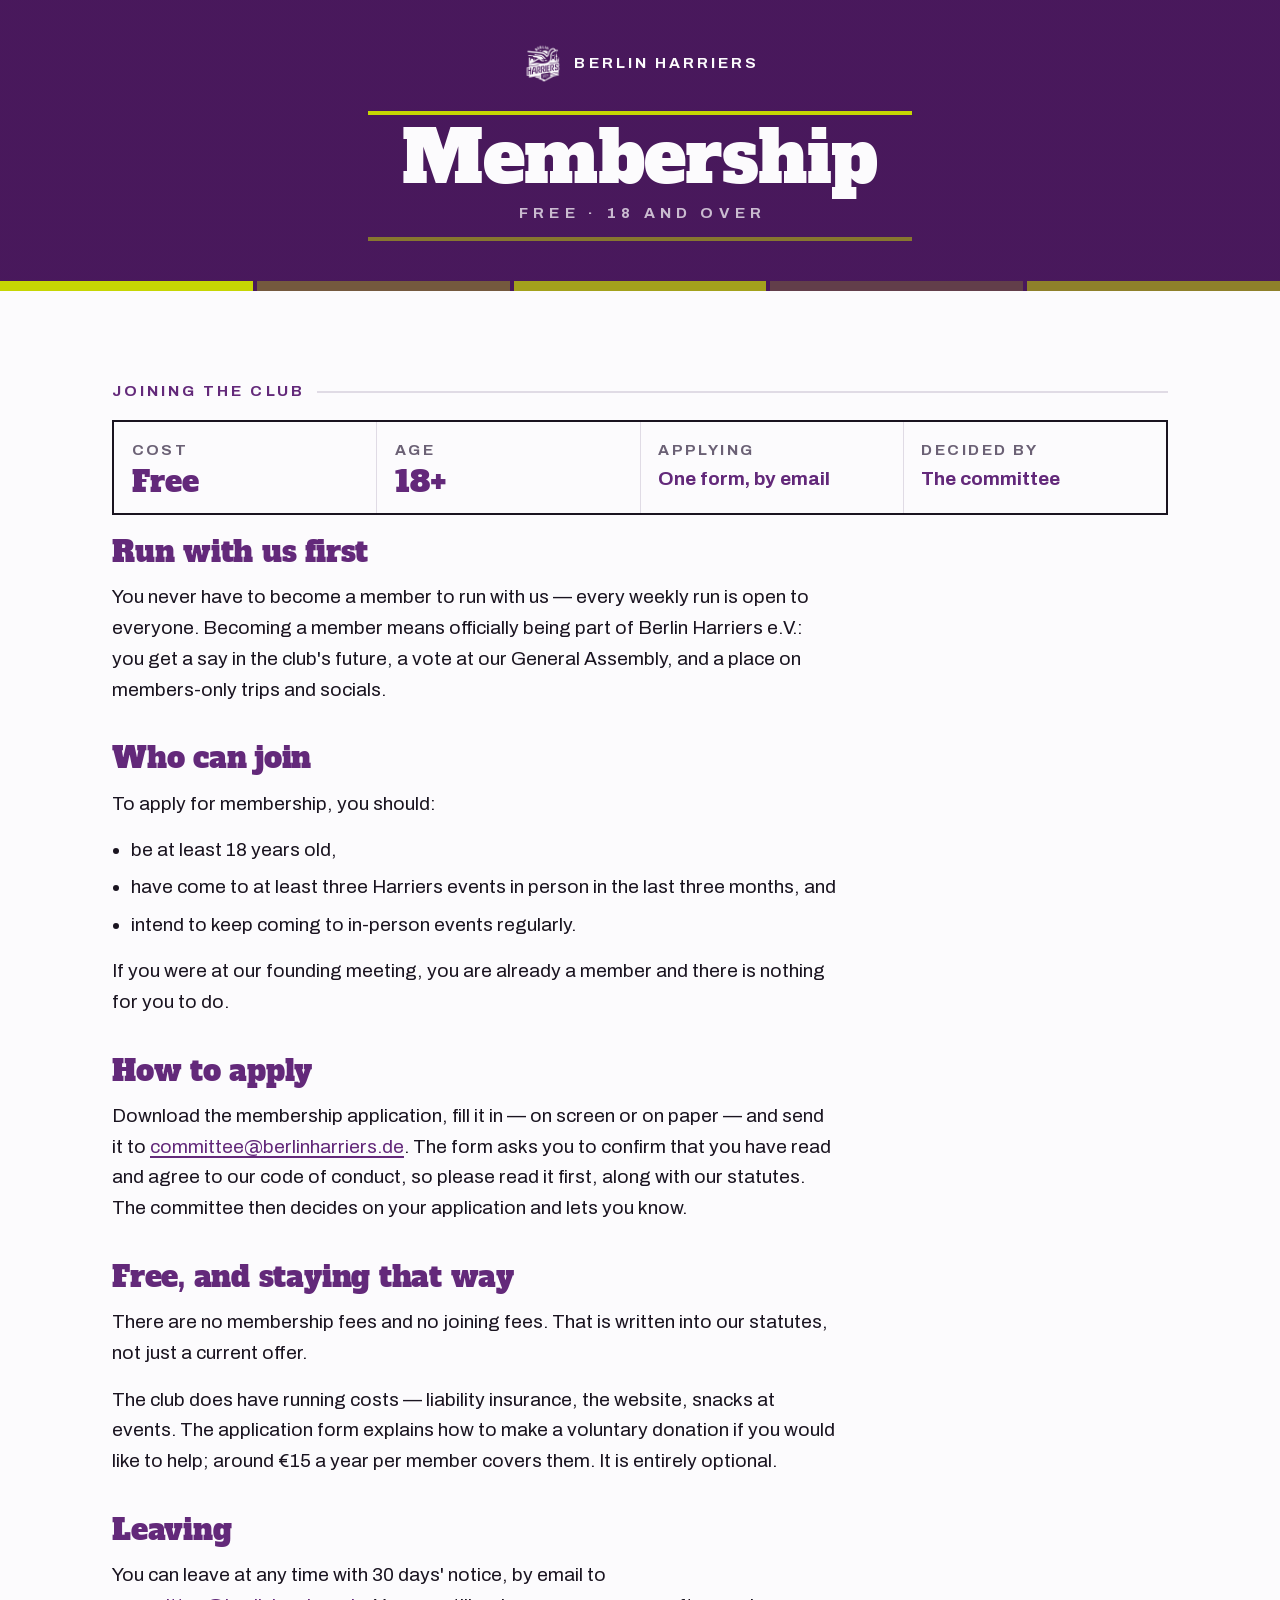
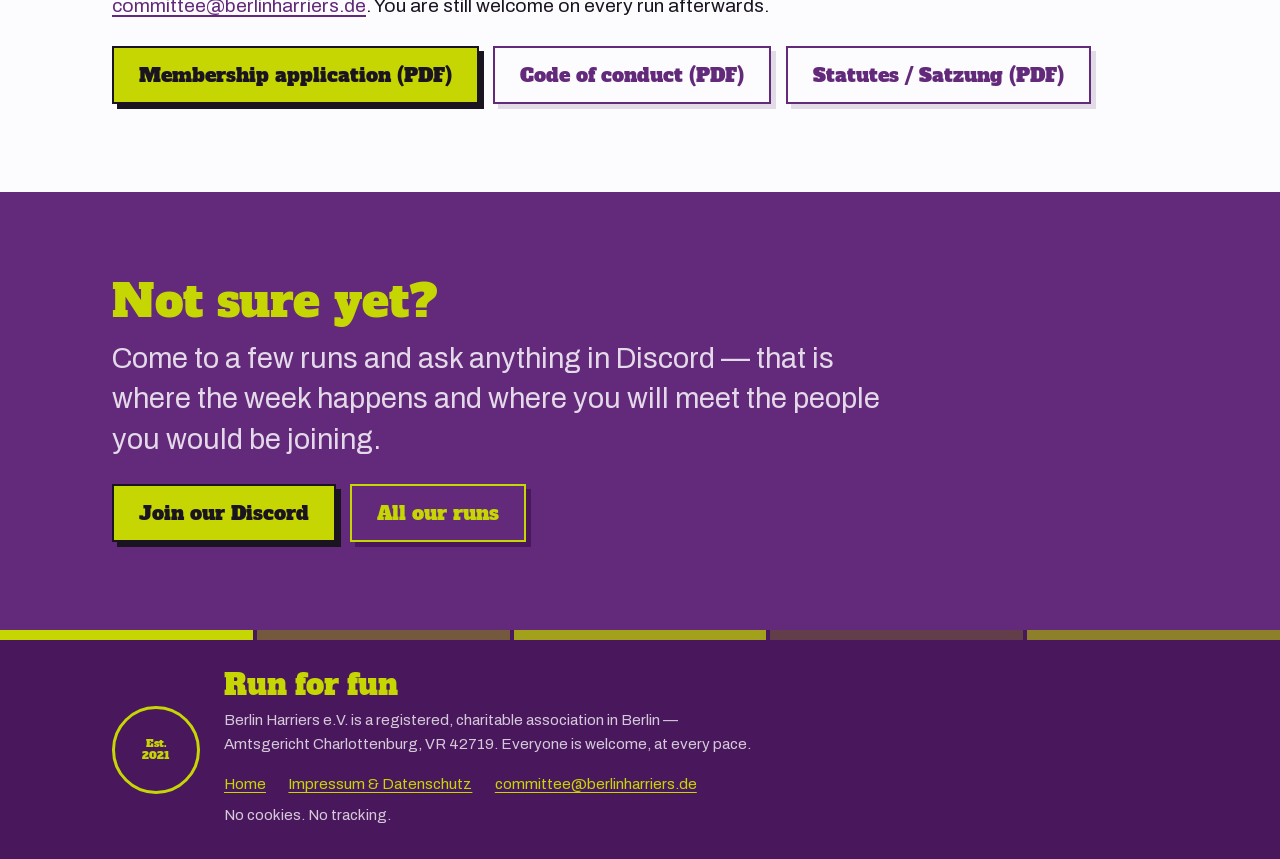
<file: site/membership.html>
<!doctype html>
<html lang="en">
<head>
<meta charset="utf-8">
<meta name="viewport" content="width=device-width, initial-scale=1">
<title>Membership — Berlin Harriers e.V.</title>
<meta name="description" content="How to become a member of Berlin Harriers e.V.: who can join, how to apply, what members get, and the club's code of conduct and statutes. Membership is free.">
<link rel="canonical" href="https://berlinharriers.de/membership.html">
<link rel="icon" href="favicon.ico" sizes="any">
<link rel="icon" type="image/png" sizes="48x48" href="favicon-48.png">
<link rel="icon" type="image/png" sizes="192x192" href="favicon-192.png">
<link rel="apple-touch-icon" href="apple-touch-icon.png">
<meta property="og:type" content="website">
<meta property="og:title" content="Membership — Berlin Harriers e.V.">
<meta property="og:description" content="How to become a member of Berlin Harriers e.V.: who can join, how to apply, what members get, and the club's code of conduct and statutes. Membership is free.">
<meta property="og:url" content="https://berlinharriers.de/membership.html">
<meta property="og:locale" content="en_GB">
<meta property="og:site_name" content="Berlin Harriers e.V.">
<meta property="og:image" content="https://berlinharriers.de/og/home.jpg">
<meta property="og:image:type" content="image/jpeg">
<meta property="og:image:width" content="1200">
<meta property="og:image:height" content="630">
<meta property="og:image:alt" content="Berlin Harriers crest and name over a purple-tinted photo of runners on a woodland path. Free, English-speaking running club, five runs a week.">
<meta name="twitter:card" content="summary_large_image">
<meta name="theme-color" content="#49185c">
<link rel="preload" as="font" type="font/woff2" href="fonts/archivo.woff2" crossorigin>
<link rel="stylesheet" href="styles.css">
</head>

<body>
<a class="skip" href="#membership">Skip to membership</a>

<header class="masthead masthead--run">
  <div class="wrap">
    <a class="home" href="index.html"><img src="crest-knockout.png" width="400" height="423" alt="">Berlin Harriers</a>
    <div class="rule" aria-hidden="true"></div>
    <h1>Membership</h1>
    <p class="est">Free · 18 and over</p>
    <div class="rule soft" aria-hidden="true"></div>
  </div>
</header>
<div class="stripes" aria-hidden="true"><i></i><i></i><i></i><i></i><i></i></div>

<main id="membership">

<section class="band">
  <div class="wrap">
    <p class="eyebrow">Joining the club</p>

    <dl class="facts">
      <div><dt>Cost</dt><dd>Free</dd></div>
      <div><dt>Age</dt><dd class="num">18+</dd></div>
      <div><dt>Applying</dt><dd class="txt">One form, by email</dd></div>
      <div><dt>Decided by</dt><dd class="txt">The committee</dd></div>
    </dl>

    <div class="prose prose--sections">
      <h2>Run with us first</h2>
      <p>You never have to become a member to run with us — every weekly run is open to everyone.
        Becoming a member means officially being part of Berlin Harriers e.V.: you get a say in the
        club's future, a vote at our General Assembly, and a place on members-only trips and socials.</p>

      <h2>Who can join</h2>
      <p>To apply for membership, you should:</p>
      <ul>
        <li>be at least 18 years old,</li>
        <li>have come to at least three Harriers events in person in the last three months, and</li>
        <li>intend to keep coming to in-person events regularly.</li>
      </ul>
      <p>If you were at our founding meeting, you are already a member and there is nothing for you
        to do.</p>

      <h2>How to apply</h2>
      <p>Download the membership application, fill it in — on screen or on paper — and send it to
        <a href="mailto:committee@berlinharriers.de">committee@berlinharriers.de</a>. The form asks
        you to confirm that you have read and agree to our code of conduct, so please read it first,
        along with our statutes. The committee then decides on your application and lets you
        know.</p>

      <h2>Free, and staying that way</h2>
      <p>There are no membership fees and no joining fees. That is written into our statutes, not
        just a current offer.</p>
      <p>The club does have running costs — liability insurance, the website, snacks at events. The
        application form explains how to make a voluntary donation if you would like to help; around
        €15 a year per member covers them. It is entirely optional.</p>

      <h2>Leaving</h2>
      <p>You can leave at any time with 30 days' notice, by email to
        <a href="mailto:committee@berlinharriers.de">committee@berlinharriers.de</a>. You are still
        welcome on every run afterwards.</p>
    </div>

    <div class="btns">
      <a class="btn" href="membership-application.pdf" target="_blank" rel="noopener">Membership application (PDF)<span class="vh"> (opens in a new tab)</span></a>
      <a class="btn ghost" href="code-of-conduct.pdf" target="_blank" rel="noopener">Code of conduct (PDF)<span class="vh"> (opens in a new tab)</span></a>
      <a class="btn ghost" href="satzung.pdf" target="_blank" rel="noopener">Statutes / Satzung (PDF)<span class="vh"> (opens in a new tab)</span></a>
    </div>
  </div>
</section>

<section class="cta">
  <div class="wrap">
    <h2>Not sure yet?</h2>
    <p>Come to a few runs and ask anything in Discord — that is where the week happens and where you
      will meet the people you would be joining.</p>
    <div class="btns">
      <a class="btn" href="https://discord.gg/tegXxSFU8Y" target="_blank" rel="noopener">Join our Discord<span class="vh"> (opens in a new tab)</span></a>
      <a class="btn ghost" href="index.html#runs">All our runs</a>
    </div>
  </div>
</section>

</main>

<div class="stripes" aria-hidden="true"><i></i><i></i><i></i><i></i><i></i></div>
<footer>
  <div class="wrap">
    <div class="rosette" aria-hidden="true">Est.<br>2021</div>
    <div>
      <h2>Run for fun</h2>
      <p>Berlin Harriers e.V. is a registered, charitable association in Berlin — Amtsgericht
        Charlottenburg, VR 42719. Everyone is welcome, at every pace.</p>
      <p class="legal">
        <a href="index.html">Home</a>
        <a href="impressum.html">Impressum &amp; Datenschutz</a>
        <a href="mailto:committee@berlinharriers.de">committee@berlinharriers.de</a>
        <span>No cookies. No tracking.</span>
      </p>
    </div>
  </div>
</footer>
</body>
</html>
</file>
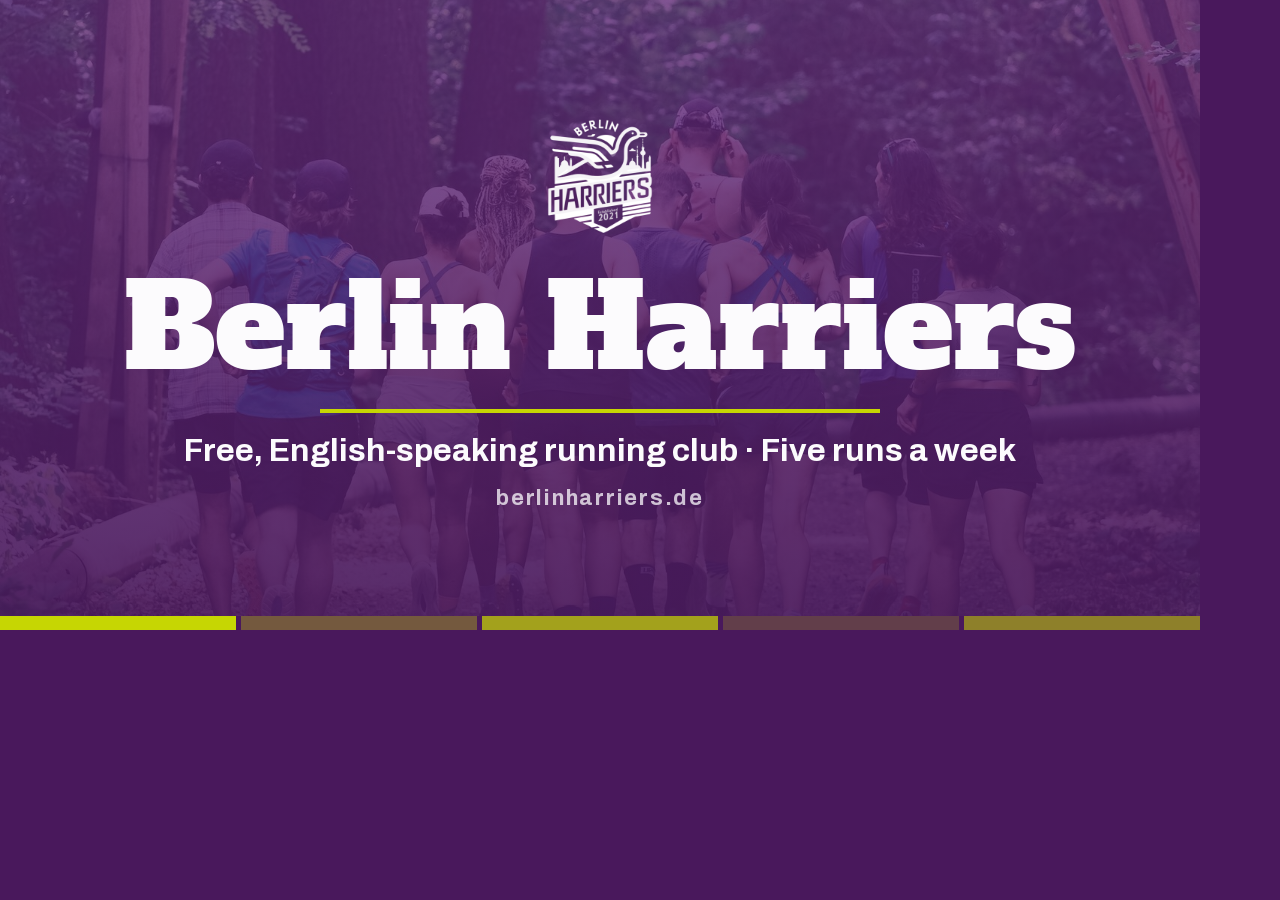
<file: assets/og/card.html>
<!doctype html>
<!-- Open Graph card template, 1200×630. Not served: render.sh screenshots it into
     site/og/<card>.jpg. Open card.html?card=<name> over http (render.sh starts a
     server at the repo root) so the fonts, crest and route SVGs load from site/. -->
<html lang="en">
<head>
<meta charset="utf-8">
<title>OG card</title>
<style>
  @font-face{font-family:'Alfa Slab One';src:url('../../site/fonts/AlfaSlabOne-Regular.woff2') format('woff2')}
  @font-face{font-family:'Archivo';src:url('../../site/fonts/archivo.woff2') format('woff2');font-weight:400 700}
  /* Same values as the tokens in site/styles.css. */
  :root{
    --purple:oklch(40% .140 314.6); --purple-deep:oklch(32% .120 314.6);
    --on-purple:oklch(99% .003 308); --volt:oklch(83.5% .189 115.1);
    --night:oklch(18.7% .022 297);  --muted:oklch(70.4% .032 305);
    --dsp:'Alfa Slab One',serif; --body:'Archivo',system-ui,sans-serif;
  }
  *{box-sizing:border-box;margin:0}
  html,body{inline-size:1200px;block-size:630px;overflow:hidden}
  body{background:var(--purple-deep);color:var(--on-purple);font-family:var(--body);
    font-synthesis:none;-webkit-font-smoothing:antialiased}
  .card{position:relative;inline-size:1200px;block-size:630px;display:grid}
  .stripes{position:absolute;inset-inline:0;inset-block-end:0;display:flex;gap:5px;block-size:14px;
    background:var(--purple-deep)}
  .stripes i{flex:1;background:var(--volt)}
  .stripes i:nth-child(2){opacity:.34}.stripes i:nth-child(3){opacity:.72}
  .stripes i:nth-child(4){opacity:.20}.stripes i:nth-child(5){opacity:.55}
  .brand{display:flex;align-items:center;gap:16px;font-weight:700;font-size:20px;
    letter-spacing:.22em;text-transform:uppercase;color:var(--volt)}
  .brand img{block-size:64px}
  .url{font-weight:700;font-size:22px;letter-spacing:.08em;color:color-mix(in oklab,var(--on-purple) 75%,transparent)}

  /* Run card: text left, route map right. */
  .run{grid-template-columns:1fr 500px}
  .run .text{padding:52px 40px 64px 64px;display:flex;flex-direction:column;min-inline-size:0}
  .run h1{font-family:var(--dsp);font-weight:400;font-size:88px;line-height:1.05;margin-block-start:8px;
    white-space:nowrap;letter-spacing:-.005em}
  .run .mark{font-size:52px;line-height:1;margin-block-start:auto}
  .run .when{font-family:var(--dsp);font-size:42px;color:var(--volt);margin-block-start:18px}
  .run .facts{display:flex;gap:14px;flex-wrap:wrap;margin-block-start:26px}
  .run .facts span{font-weight:700;font-size:22px;padding:8px 14px;
    border:2px solid color-mix(in oklab,var(--on-purple) 35%,transparent)}
  .run .where{display:flex;align-items:center;gap:10px;font-size:24px;margin-block-start:22px}
  .run .where svg{inline-size:26px;block-size:26px;color:var(--volt);flex:none}
  /* The inlined maps carry a global path{fill:none}; keep the pin filled. */
  .run .where svg path{fill:currentColor}
  .run .foot{display:flex;justify-content:space-between;align-items:baseline;margin-block-start:16px}
  .map{color-scheme:dark;color:var(--on-purple);background:var(--night);position:relative;
    display:grid;align-content:center;gap:10px;padding:24px 20px 50px}
  .map svg{inline-size:100%;block-size:auto;display:block}
  .map.two{grid-template-rows:1fr 1fr;padding-block:20px 50px}
  .map.two figure{display:grid;grid-template-columns:auto 1fr;align-items:center;gap:8px}
  .map.two svg{block-size:250px;inline-size:auto;justify-self:center}
  .map figcaption{writing-mode:vertical-rl;rotate:180deg;font-weight:700;font-size:15px;
    letter-spacing:.2em;text-transform:uppercase;color:var(--muted)}
  .osm{position:absolute;inset-inline-end:18px;inset-block-end:24px;font-size:14px;color:var(--muted)}

  /* Home card: photo under the hero's purple overlay, crest and name centred. */
  .home{place-items:center;text-align:center;overflow:hidden}
  .home .photo{position:absolute;inset:0;inline-size:100%;block-size:100%;object-fit:cover;object-position:50% 40%}
  .home::before{content:"";position:absolute;inset:0;z-index:1;
    background:linear-gradient(color-mix(in oklab,var(--purple) 78%,transparent),color-mix(in oklab,var(--purple-deep) 92%,transparent))}
  .home .inner{position:relative;z-index:2;display:grid;justify-items:center;padding-block-end:20px}
  .home .crest{block-size:150px}
  .home h1{font-family:var(--dsp);font-weight:400;font-size:118px;line-height:1;margin-block-start:18px}
  .home .rule{inline-size:560px;block-size:4px;background:var(--volt);margin-block:22px 20px}
  .home p{font-size:32px;font-weight:700}
  .home .url{margin-block-start:18px}
  .stripes{z-index:3}
</style>
</head>
<body>
<div id="card"></div>
<script>
// Facts mirror site/runs/*.html; keep them in step when a run changes.
const RUNS = {
  "monday-duck":      { mark:"🦆", name:"Monday Duck",      when:"Every Monday · 18:30",   facts:["~8 km","5:45–6:30 min/km"], where:"East of the Siegessäule, Tiergarten", maps:["monday-duck-map"] },
  "tuesday-track":    { mark:"🎽", name:"Tuesday Track",    when:"Every Tuesday · 19:15",  facts:["5–10 km","Every pace"],        where:"Track posted each week in Discord",  maps:["tuesday-track"], osm:false },
  "thursday-swan":    { mark:"🦢", name:"Thursday Swan",    when:"Every Thursday · 06:45", facts:["~7 km","5:30–6:00 min/km"],        where:"Prisma Pavillon, Landwehrkanal",     maps:["thursday-swan-map"] },
  "friday-dachshund": { mark:"🐕", name:"Friday Dachshund", when:"Every Friday · 12:30",   facts:["~6 km","5:45–6:30 min/km"], where:"DDR Museum, Mitte",                  maps:["friday-dachshund-map"] },
  "saturday-parkrun": { mark:"🌳", name:"Saturday parkrun", when:"Every Saturday · 09:00", facts:["5 km","Timed, your own pace"],  where:"Hasenheide or Tempelhofer Feld",     maps:["hasenheide-parkrun-map","tempelhofer-feld-parkrun-map"], captions:["Hasenheide","Tempelhofer Feld"] },
};
const PIN = '<svg viewBox="0 0 24 24" aria-hidden="true"><path fill="currentColor" d="M12 2a7 7 0 0 0-7 7c0 5 7 13 7 13s7-8 7-13a7 7 0 0 0-7-7Zm0 9.5A2.5 2.5 0 1 1 12 6.5a2.5 2.5 0 0 1 0 5Z"/></svg>';
const STRIPES = '<div class="stripes"><i></i><i></i><i></i><i></i><i></i></div>';
const CREST = '../../site/crest-knockout.png';

async function svg(name) {
  // Inline, not <img>: the maps use light-dark() and currentColor, which only
  // follow the card's dark panel when they are part of the document.
  const text = await (await fetch(`../../site/routes/${name}.svg`)).text();
  return text.replace(/\s(width|height)="\d+"/g, "");
}

async function render() {
  const key = new URLSearchParams(location.search).get("card") || "home";
  const el = document.getElementById("card");
  if (key === "home") {
    el.className = "card home";
    el.innerHTML = `
      <img class="photo" src="../../site/photos/forest-1600.jpg" alt="">
      <div class="inner">
        <img class="crest" src="${CREST}" alt="">
        <h1>Berlin Harriers</h1>
        <div class="rule"></div>
        <p>Free, English-speaking running club · Five runs a week</p>
        <div class="url">berlinharriers.de</div>
      </div>${STRIPES}`;
  } else {
    const r = RUNS[key];
    if (!r) throw new Error(`unknown card ${key}`);
    const maps = await Promise.all(r.maps.map(svg));
    const panel = maps.length > 1
      ? `<div class="map two">${maps.map((m, i) => `<figure><figcaption>${r.captions[i]}</figcaption>${m}</figure>`).join("")}`
      : `<div class="map">${maps[0]}`;
    el.className = "card run";
    el.innerHTML = `
      <div class="text">
        <div class="brand"><img src="${CREST}" alt="">Berlin Harriers</div>
        <div class="mark">${r.mark}</div>
        <h1>${r.name}</h1>
        <div class="when">${r.when}</div>
        <div class="facts">${r.facts.map(f => `<span>${f}</span>`).join("")}<span>Free</span></div>
        <div class="where">${PIN}${r.where}</div>
      </div>
      ${panel}${r.osm === false ? "" : '<small class="osm">© OpenStreetMap contributors</small>'}</div>
      ${STRIPES}`;
  }
  await document.fonts.ready;
  // Long names ("Friday Dachshund") shrink until they fit on one line.
  const h1 = el.querySelector(".run h1");
  if (h1) { let size = 88; while (h1.scrollWidth > h1.clientWidth && size > 56) h1.style.fontSize = `${size -= 2}px`; }
  await Promise.all([...document.images].map(i => i.decode().catch(() => {})));
  document.body.dataset.ready = "1";
}
render();
</script>
</body>
</html>
</file>
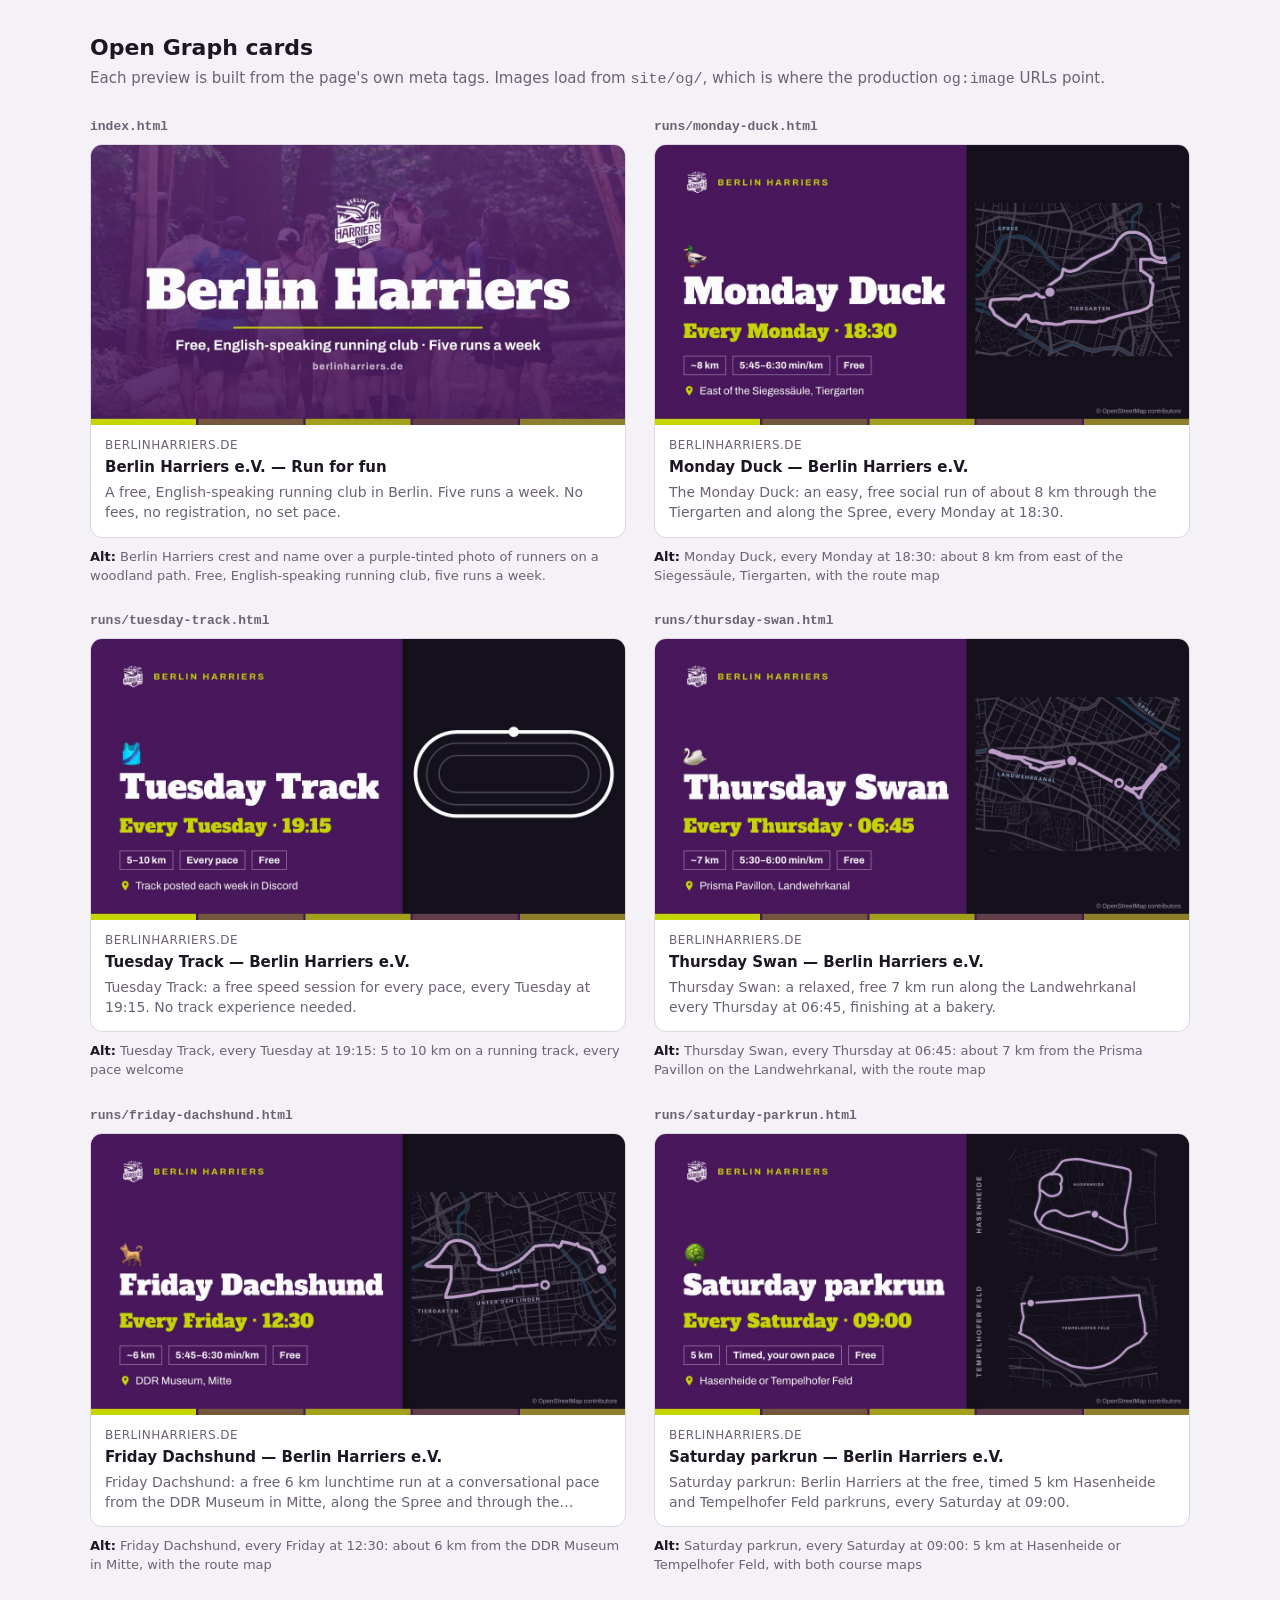
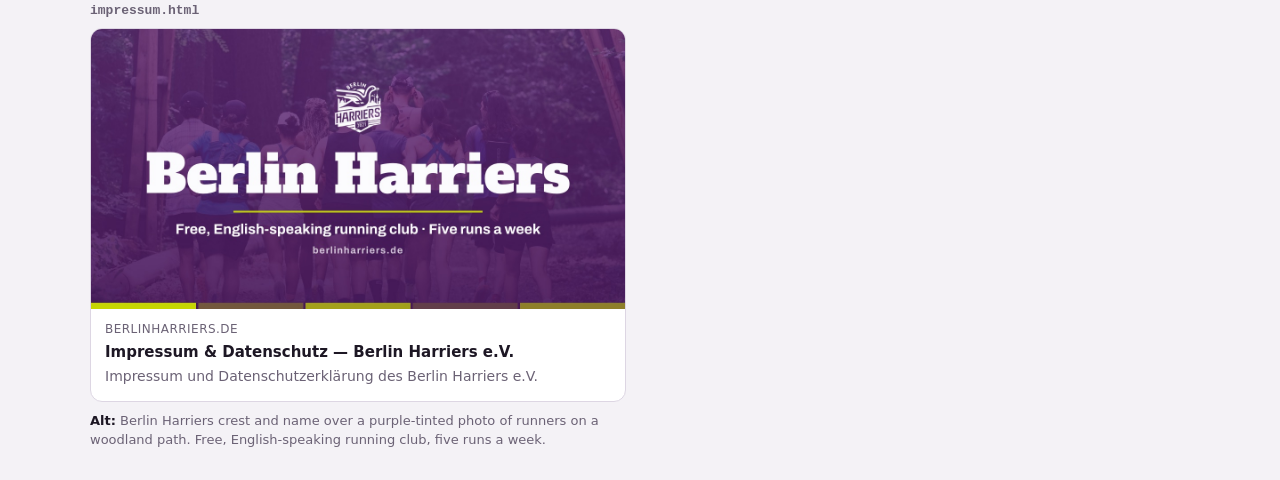
<file: assets/og/preview.html>
<!doctype html>
<!-- Review sheet for the Open Graph cards. Not served. Open it over http from the
     repo root (python3 -m http.server); it reads each page's real <meta> tags. -->
<html lang="en">
<head>
<meta charset="utf-8">
<meta name="viewport" content="width=device-width, initial-scale=1">
<title>OG card preview</title>
<style>
  :root{color-scheme:light dark;--bg:light-dark(#f4f2f6,#16131c);--card:light-dark(#fff,#221e2a);
    --ink:light-dark(#1d1724,#ece8f1);--muted:light-dark(#6b6275,#a59db0);--line:light-dark(#ddd6e3,#3a3344);
    --bad:light-dark(#b3261e,#ff8a80)}
  *{box-sizing:border-box}
  body{margin:0;background:var(--bg);color:var(--ink);font:15px/1.45 system-ui,sans-serif;padding:32px 16px}
  main{max-inline-size:1100px;margin-inline:auto}
  h1{font-size:22px;margin:0 0 4px}
  .sub{color:var(--muted);margin:0 0 28px}
  .grid{display:grid;grid-template-columns:repeat(auto-fill,minmax(min(100%,500px),1fr));gap:28px}
  .page{display:grid;gap:10px}
  .path{font:600 13px ui-monospace,monospace;color:var(--muted)}
  .link{background:var(--card);border:1px solid var(--line);border-radius:12px;overflow:hidden}
  .link img{display:block;inline-size:100%;aspect-ratio:1200/630;object-fit:cover;background:var(--line)}
  .link .meta{padding:12px 14px 14px;display:grid;gap:3px}
  .domain{font-size:12px;text-transform:uppercase;letter-spacing:.04em;color:var(--muted)}
  .title{font-weight:700}
  .desc{color:var(--muted);font-size:14px;display:-webkit-box;-webkit-line-clamp:2;-webkit-box-orient:vertical;overflow:hidden}
  .alt{font-size:13px;color:var(--muted)}
  .alt b{color:var(--ink)}
  .bad{color:var(--bad);font-weight:600;font-size:13px}
</style>
</head>
<body>
<main>
  <h1>Open Graph cards</h1>
  <p class="sub">Each preview is built from the page's own meta tags. Images load from <code>site/og/</code>, which is
    where the production <code>og:image</code> URLs point.</p>
  <div class="grid" id="grid"></div>
</main>
<script>
const PAGES = ["index.html", "runs/monday-duck.html", "runs/tuesday-track.html", "runs/thursday-swan.html",
  "runs/friday-dachshund.html", "runs/saturday-parkrun.html", "impressum.html"];
const esc = s => String(s ?? "").replace(/[&<>"]/g, c => ({ "&":"&amp;", "<":"&lt;", ">":"&gt;", '"':"&quot;" })[c]);

(async () => {
  const grid = document.getElementById("grid");
  for (const path of PAGES) {
    const doc = new DOMParser().parseFromString(await (await fetch(`../../site/${path}`)).text(), "text/html");
    const og = k => doc.querySelector(`meta[property="og:${k}"]`)?.content;
    const tw = doc.querySelector('meta[name="twitter:card"]')?.content;
    const img = og("image") || "";
    const problems = [
      !img && "no og:image",
      img && !img.startsWith("https://berlinharriers.de/og/") && "image not in /og/",
      og("image:width") !== "1200" && "width ≠ 1200",
      og("image:height") !== "630" && "height ≠ 630",
      !og("image:alt") && "no alt text",
      tw !== "summary_large_image" && "no large twitter:card",
      !og("title") && "no og:title",
    ].filter(Boolean);
    const local = img.replace("https://berlinharriers.de/", "../../site/");
    grid.insertAdjacentHTML("beforeend", `
      <section class="page">
        <div class="path">${esc(path)}</div>
        <div class="link">
          <img src="${esc(local)}" alt="${esc(og("image:alt"))}">
          <div class="meta">
            <span class="domain">berlinharriers.de</span>
            <span class="title">${esc(og("title"))}</span>
            <span class="desc">${esc(og("description"))}</span>
          </div>
        </div>
        <div class="alt"><b>Alt:</b> ${esc(og("image:alt"))}</div>
        ${problems.length ? `<div class="bad">${problems.join(" · ")}</div>` : ""}
      </section>`);
  }
})();
</script>
</body>
</html>
</file>
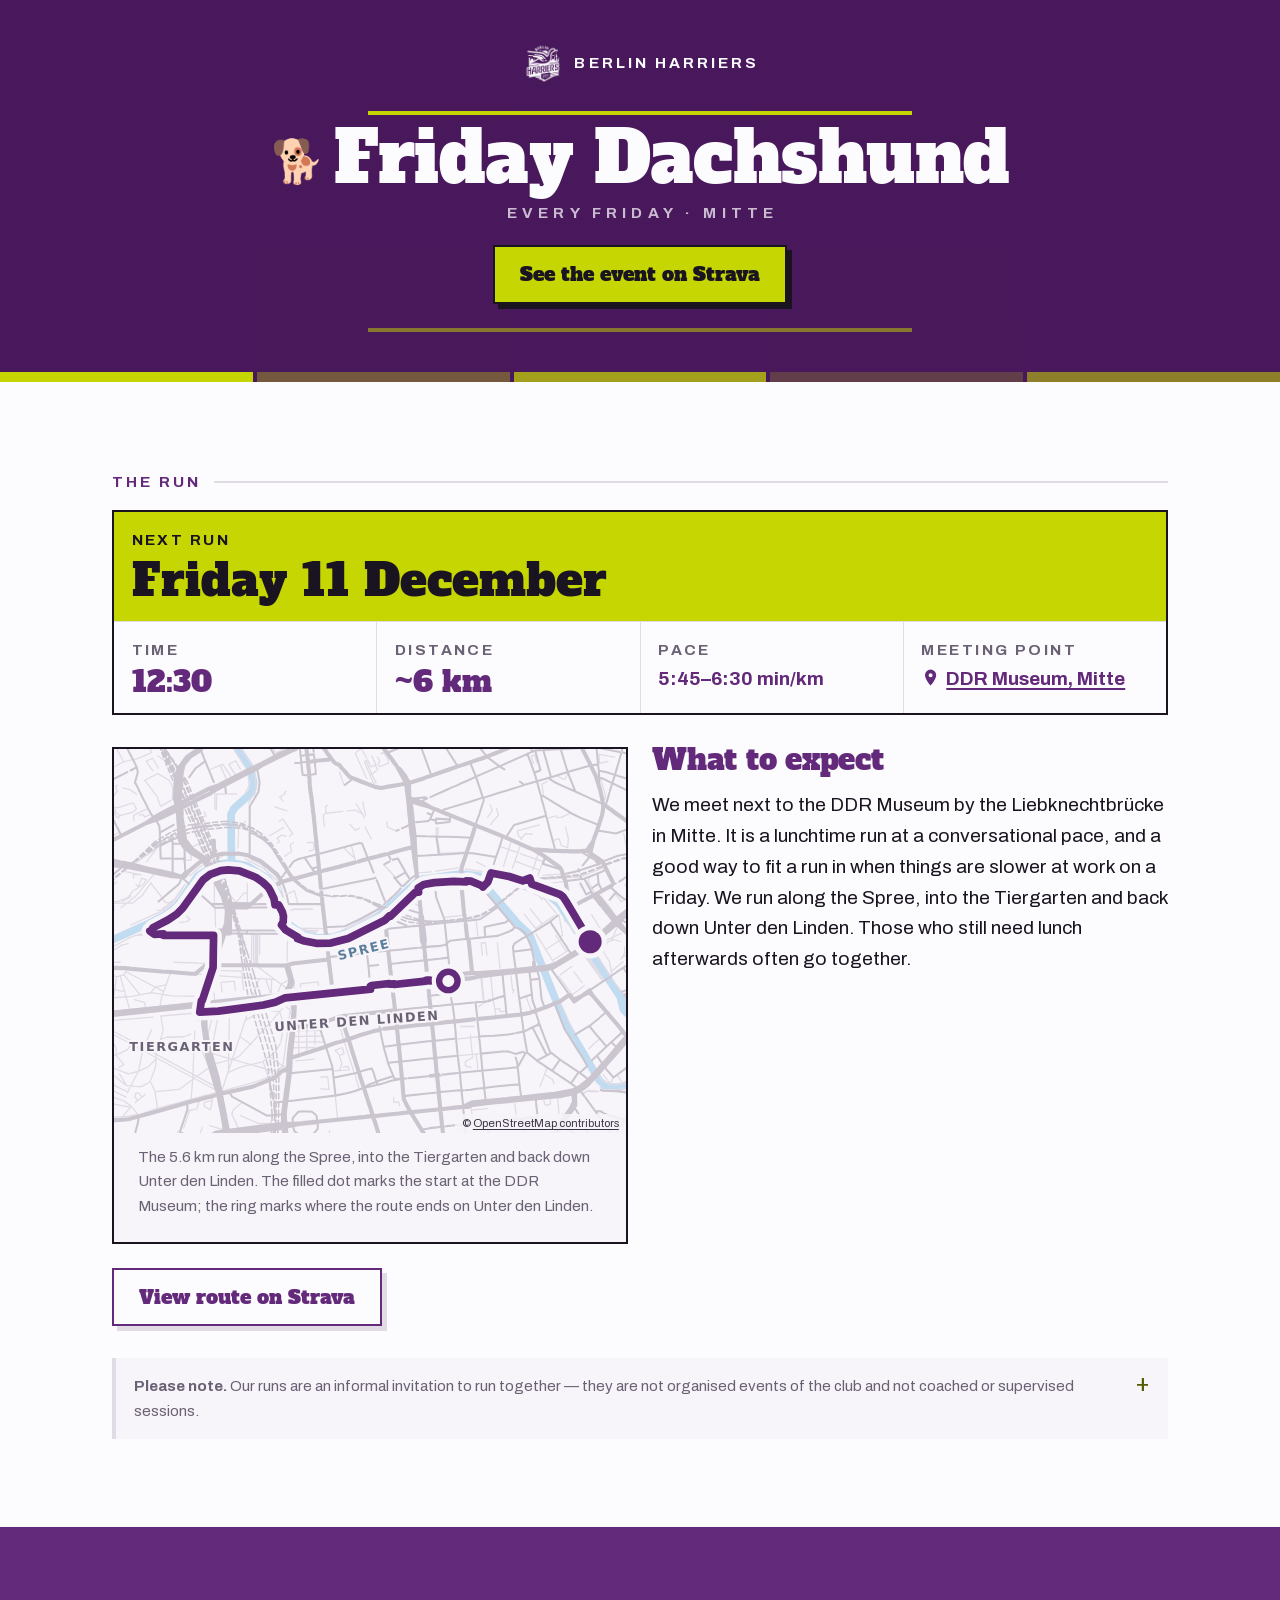
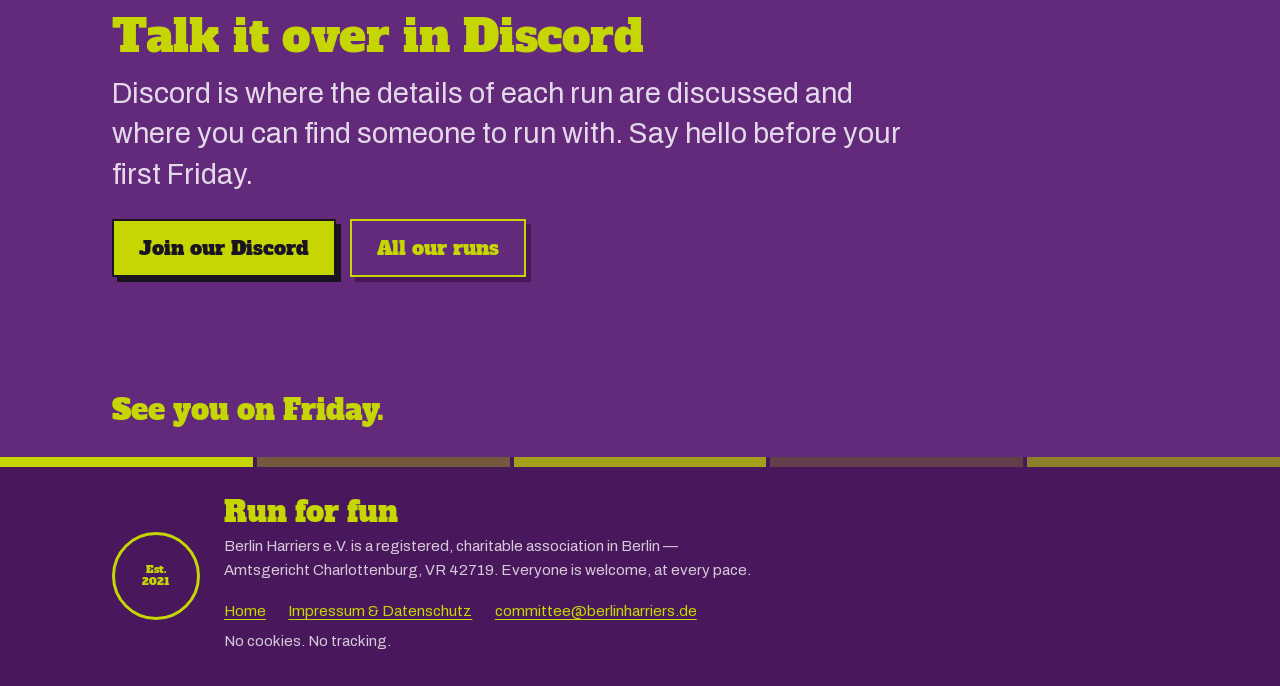
<file: site/runs/friday-dachshund.html>
<!doctype html>
<html lang="en">
<head>
<meta charset="utf-8">
<meta name="viewport" content="width=device-width, initial-scale=1">
<title>Friday Dachshund: lunchtime run in Mitte — Berlin Harriers e.V.</title>
<meta name="description" content="Friday Dachshund: a free 6 km lunchtime run at a conversational pace from the DDR Museum in Mitte, along the Spree and through the Tiergarten, every Friday at 12:30.">
<link rel="canonical" href="https://berlinharriers.de/runs/friday-dachshund.html">
<link rel="icon" href="../favicon.ico" sizes="any">
<link rel="icon" type="image/png" sizes="48x48" href="../favicon-48.png">
<link rel="icon" type="image/png" sizes="192x192" href="../favicon-192.png">
<link rel="apple-touch-icon" href="../apple-touch-icon.png">
<meta property="og:type" content="website">
<meta property="og:title" content="Friday Dachshund — Berlin Harriers e.V.">
<meta property="og:description" content="Friday Dachshund: a free 6 km lunchtime run at a conversational pace from the DDR Museum in Mitte, along the Spree and through the Tiergarten, every Friday at 12:30.">
<meta property="og:url" content="https://berlinharriers.de/runs/friday-dachshund.html">
<meta property="og:locale" content="en_GB">
<meta property="og:site_name" content="Berlin Harriers e.V.">
<meta property="og:image" content="https://berlinharriers.de/og/friday-dachshund.jpg">
<meta property="og:image:type" content="image/jpeg">
<meta property="og:image:width" content="1200">
<meta property="og:image:height" content="630">
<meta property="og:image:alt" content="Friday Dachshund, every Friday at 12:30: about 6 km from the DDR Museum in Mitte, with the route map">
<meta name="twitter:card" content="summary_large_image">
<meta name="theme-color" content="#49185c">
<link rel="preload" as="font" type="font/woff2" href="../fonts/archivo.woff2" crossorigin>
<link rel="stylesheet" href="../styles.css">
</head>

<body>
<a class="skip" href="#run">Skip to the run</a>

<header class="masthead masthead--run">
  <div class="wrap">
    <a class="home" href="../index.html"><img src="../crest-knockout.png" width="400" height="423" alt="">Berlin Harriers</a>
    <div class="rule" aria-hidden="true"></div>
    <h1><span class="mark" aria-hidden="true">🐕</span>Friday Dachshund</h1>
    <p class="est">Every Friday · Mitte</p>
    <a class="btn strava" href="https://www.strava.com/clubs/1002515/group_events/3550985830044842938" target="_blank" rel="noopener">See the event on Strava<span class="vh"> (opens in a new tab)</span></a>
    <div class="rule soft" aria-hidden="true"></div>
  </div>
</header>

<div class="stripes" aria-hidden="true"><i></i><i></i><i></i><i></i><i></i></div>

<main id="run" itemscope itemtype="https://schema.org/Event">
<meta itemprop="name" content="Friday Dachshund">
<meta itemprop="isAccessibleForFree" content="true">
<link itemprop="eventAttendanceMode" href="https://schema.org/OfflineEventAttendanceMode">
<span itemprop="eventSchedule" itemscope itemtype="https://schema.org/Schedule">
  <link itemprop="byDay" href="https://schema.org/Friday">
  <meta itemprop="startTime" content="12:30">
  <meta itemprop="repeatFrequency" content="P1W">
  <meta itemprop="scheduleTimezone" content="Europe/Berlin">
</span>

<section class="band">
  <div class="wrap">
    <p class="eyebrow">The run</p>

    <dl class="facts" data-day="5" data-time="12:30" data-label="Friday" data-where="DDR Museum, Mitte">
      <div class="soon"><dt>Next run</dt><dd data-next-date>Every Friday</dd></div>
      <div><dt>Time</dt><dd class="num">12:30</dd></div>
      <div><dt>Distance</dt><dd class="num">~6 km</dd></div>
      <div><dt>Pace</dt><dd class="txt num">5:45–6:30 min/km</dd></div>
      <div itemprop="location" itemscope itemtype="https://schema.org/Place"><dt>Meeting point</dt><dd class="txt"><a href="https://maps.app.goo.gl/AdEf1cPo5S8qkBhQA" target="_blank" rel="noopener" itemprop="hasMap"><svg class="pin" viewBox="0 0 24 24" aria-hidden="true"><path fill="currentColor" d="M12 2a7 7 0 0 0-7 7c0 5 7 13 7 13s7-8 7-13a7 7 0 0 0-7-7Zm0 9.5A2.5 2.5 0 1 1 12 6.5a2.5 2.5 0 0 1 0 5Z"/></svg><span itemprop="name">DDR Museum, Mitte</span><span class="vh"> (map, opens in a new tab)</span></a></dd></div>
    </dl>

    <div class="duo">
      <div>
      <figure class="route route--map">
        <div class="map">
          <img src="../routes/friday-dachshund-map.svg" width="1200" height="900" loading="lazy" decoding="async"
               alt="Street map of the Friday Dachshund route: a 5.6 km run from the DDR Museum in Mitte along the Spree into the Tiergarten, finishing on Unter den Linden near Friedrichstraße.">
          <small class="osm">© <a href="https://www.openstreetmap.org/copyright" target="_blank" rel="noopener">OpenStreetMap contributors<span class="vh"> (map data, opens in a new tab)</span></a></small>
        </div>
        <figcaption>The 5.6 km run along the Spree, into the Tiergarten and back down Unter den Linden. The filled dot marks the start at the DDR Museum; the ring marks where the route ends on Unter den Linden.</figcaption>
      </figure>
      <div class="btns">
        <a class="btn ghost" href="https://www.strava.com/routes/3551219375735331214" target="_blank" rel="noopener">View route on Strava<span class="vh"> (opens in a new tab)</span></a>
      </div>
      </div>

      <div class="prose" itemprop="description">
        <h2>What to expect</h2>
      <p>We meet next to the DDR Museum by the Liebknechtbrücke in Mitte. It is a lunchtime run at a
        conversational pace, and a good way to fit a run in when things are slower at work on a
        Friday. We run along the Spree, into the Tiergarten and back down Unter den Linden. Those who
        still need lunch afterwards often go together.</p>
      </div>
    </div>

    <details class="smallprint">
      <summary><span><strong>Please note.</strong> Our runs are an informal invitation to run
        together — they are not organised events of the club and not coached or supervised sessions.</span></summary>
      <p>Everyone takes part on their own responsibility and is
        asked to judge their own fitness and health. We run on public roads and paths, where the normal
        traffic rules apply and each runner is responsible for their own conduct. Guests who are not
        members of Berlin Harriers e.V. are not covered by the club's sports insurance.</p>
    </details>
  </div>
</section>

<section class="cta">
  <div class="wrap">
    <h2>Talk it over in Discord</h2>
    <p>Discord is where the details of each run are discussed and where you can find someone to run with. Say hello before your first Friday.</p>
    <div class="btns">
      <a class="btn" href="https://discord.gg/tegXxSFU8Y" target="_blank" rel="noopener">Join our Discord<span class="vh"> (opens in a new tab)</span></a>
      <a class="btn ghost" href="../index.html#runs">All our runs</a>
    </div>
  </div>
</section>

<section class="cta cta--slim">
  <div class="wrap">
    <h2>See you on <span data-next-day>Friday</span>.</h2>
  </div>
</section>

</main>

<div class="stripes" aria-hidden="true"><i></i><i></i><i></i><i></i><i></i></div>

<footer>
  <div class="wrap">
    <div class="rosette" aria-hidden="true">Est.<br>2021</div>
    <div>
      <h2>Run for fun</h2>
      <p>Berlin Harriers e.V. is a registered, charitable association in Berlin — Amtsgericht
        Charlottenburg, VR 42719. Everyone is welcome, at every pace.</p>
      <p class="legal">
        <a href="../index.html">Home</a>
        <a href="../impressum.html">Impressum &amp; Datenschutz</a>
        <a href="mailto:committee@berlinharriers.de">committee@berlinharriers.de</a>
        <span>No cookies. No tracking.</span>
      </p>
    </div>
  </div>
</footer>

<script src="../app.js" defer></script>
</body>
</html>
</file>
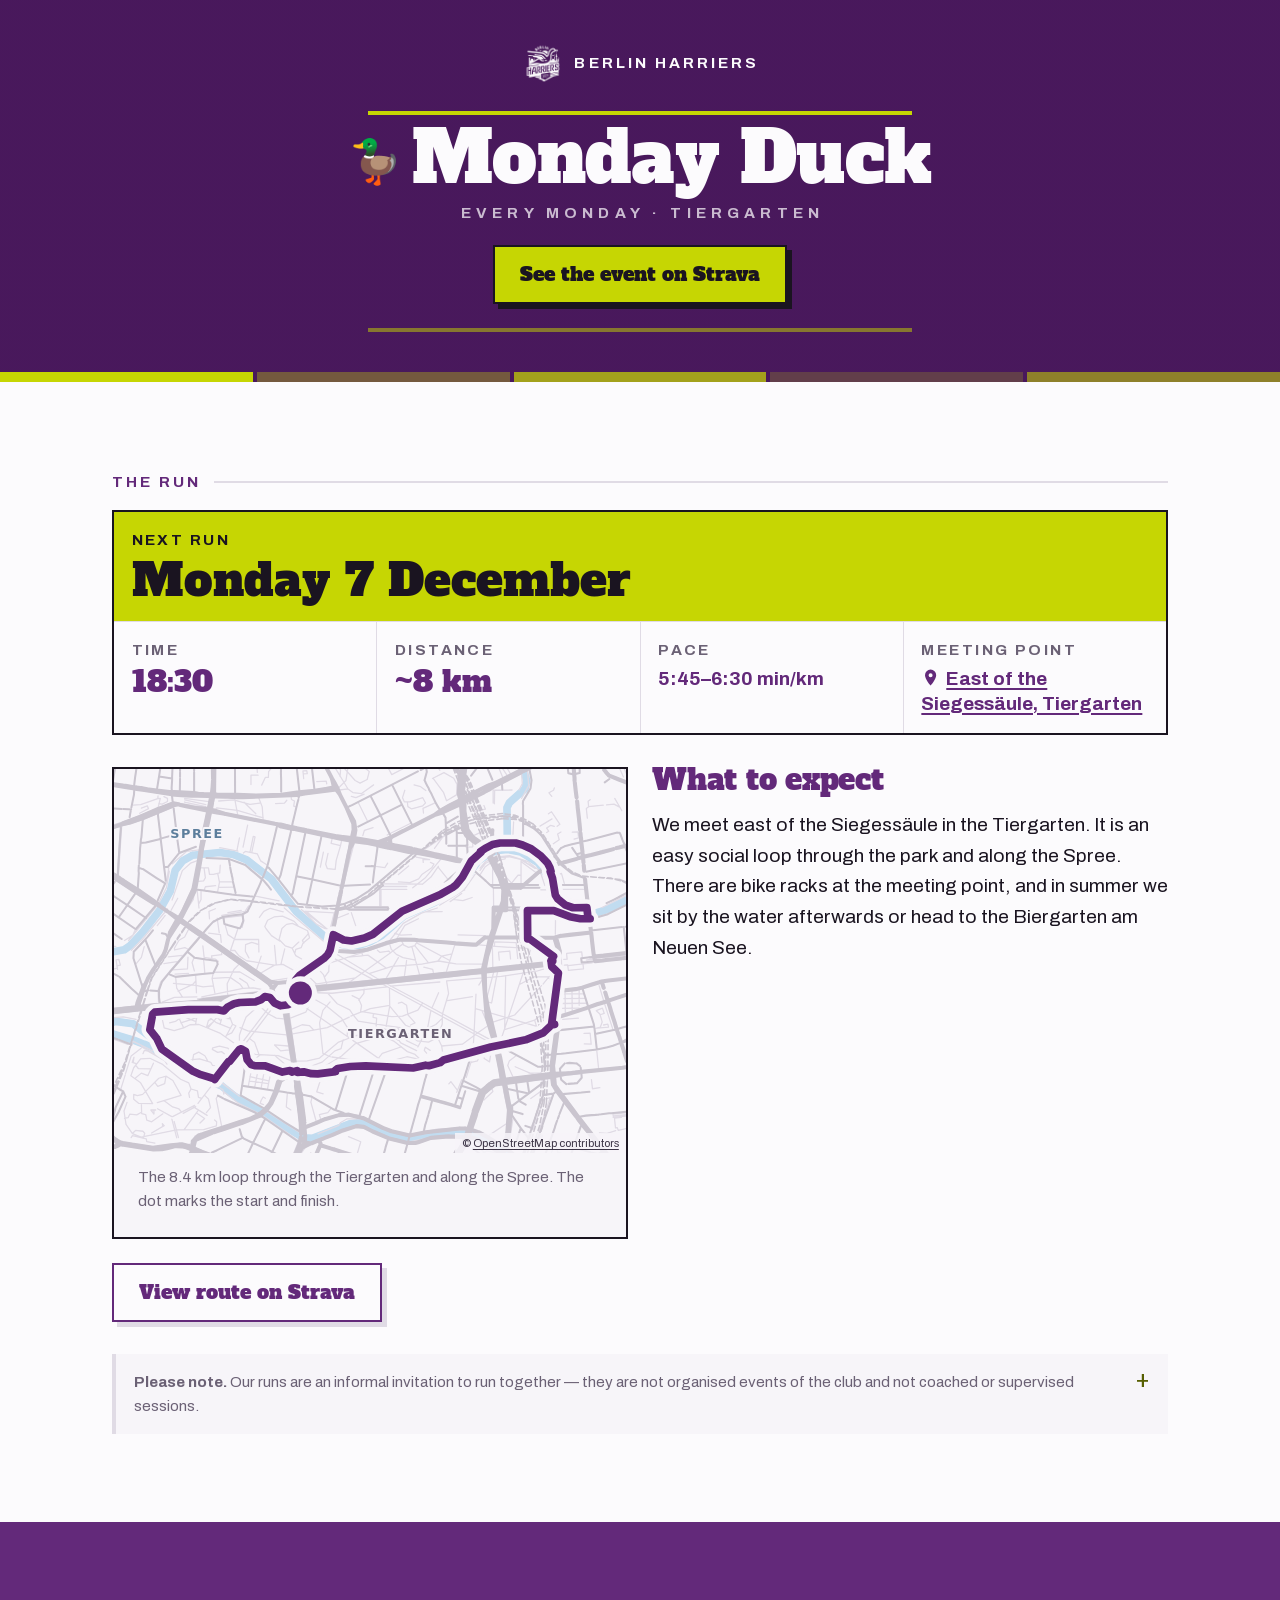
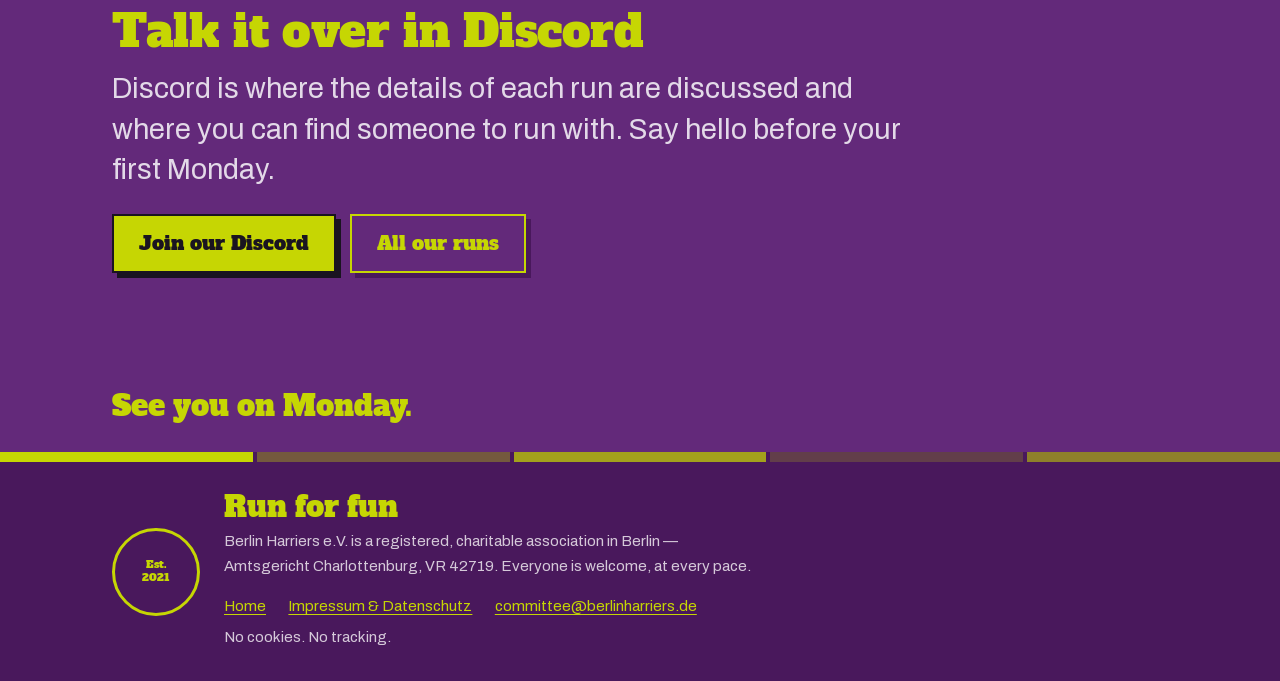
<file: site/runs/monday-duck.html>
<!doctype html>
<html lang="en">
<head>
<meta charset="utf-8">
<meta name="viewport" content="width=device-width, initial-scale=1">
<title>Monday Duck: social run in the Tiergarten — Berlin Harriers e.V.</title>
<meta name="description" content="The Monday Duck: an easy, free social run of about 8 km through the Tiergarten and along the Spree, every Monday at 18:30.">
<link rel="canonical" href="https://berlinharriers.de/runs/monday-duck.html">
<link rel="icon" href="../favicon.ico" sizes="any">
<link rel="icon" type="image/png" sizes="48x48" href="../favicon-48.png">
<link rel="icon" type="image/png" sizes="192x192" href="../favicon-192.png">
<link rel="apple-touch-icon" href="../apple-touch-icon.png">
<meta property="og:type" content="website">
<meta property="og:title" content="Monday Duck — Berlin Harriers e.V.">
<meta property="og:description" content="The Monday Duck: an easy, free social run of about 8 km through the Tiergarten and along the Spree, every Monday at 18:30.">
<meta property="og:url" content="https://berlinharriers.de/runs/monday-duck.html">
<meta property="og:locale" content="en_GB">
<meta property="og:site_name" content="Berlin Harriers e.V.">
<meta property="og:image" content="https://berlinharriers.de/og/monday-duck.jpg">
<meta property="og:image:type" content="image/jpeg">
<meta property="og:image:width" content="1200">
<meta property="og:image:height" content="630">
<meta property="og:image:alt" content="Monday Duck, every Monday at 18:30: about 8 km from east of the Siegessäule, Tiergarten, with the route map">
<meta name="twitter:card" content="summary_large_image">
<meta name="theme-color" content="#49185c">
<link rel="preload" as="font" type="font/woff2" href="../fonts/archivo.woff2" crossorigin>
<link rel="stylesheet" href="../styles.css">
</head>

<body>
<a class="skip" href="#run">Skip to the run</a>

<header class="masthead masthead--run">
  <div class="wrap">
    <a class="home" href="../index.html"><img src="../crest-knockout.png" width="400" height="423" alt="">Berlin Harriers</a>
    <div class="rule" aria-hidden="true"></div>
    <h1><span class="mark" aria-hidden="true">🦆</span>Monday Duck</h1>
    <p class="est">Every Monday · Tiergarten</p>
    <a class="btn strava" href="https://www.strava.com/clubs/1002515/group_events/1148307" target="_blank" rel="noopener">See the event on Strava<span class="vh"> (opens in a new tab)</span></a>
    <div class="rule soft" aria-hidden="true"></div>
  </div>
</header>

<div class="stripes" aria-hidden="true"><i></i><i></i><i></i><i></i><i></i></div>

<main id="run" itemscope itemtype="https://schema.org/Event">
<meta itemprop="name" content="Monday Duck">
<meta itemprop="isAccessibleForFree" content="true">
<link itemprop="eventAttendanceMode" href="https://schema.org/OfflineEventAttendanceMode">
<span itemprop="eventSchedule" itemscope itemtype="https://schema.org/Schedule">
  <link itemprop="byDay" href="https://schema.org/Monday">
  <meta itemprop="startTime" content="18:30">
  <meta itemprop="repeatFrequency" content="P1W">
  <meta itemprop="scheduleTimezone" content="Europe/Berlin">
</span>

<section class="band">
  <div class="wrap">
    <p class="eyebrow">The run</p>

    <dl class="facts" data-day="1" data-time="18:30" data-label="Monday" data-where="East of the Siegessäule, Tiergarten">
      <div class="soon"><dt>Next run</dt><dd data-next-date>Every Monday</dd></div>
      <div><dt>Time</dt><dd class="num">18:30</dd></div>
      <div><dt>Distance</dt><dd class="num">~8 km</dd></div>
      <div><dt>Pace</dt><dd class="txt num">5:45–6:30 min/km</dd></div>
      <div itemprop="location" itemscope itemtype="https://schema.org/Place"><dt>Meeting point</dt><dd class="txt"><a href="https://maps.app.goo.gl/spSwgdyKabTNL1dK6" target="_blank" rel="noopener" itemprop="hasMap"><svg class="pin" viewBox="0 0 24 24" aria-hidden="true"><path fill="currentColor" d="M12 2a7 7 0 0 0-7 7c0 5 7 13 7 13s7-8 7-13a7 7 0 0 0-7-7Zm0 9.5A2.5 2.5 0 1 1 12 6.5a2.5 2.5 0 0 1 0 5Z"/></svg><span itemprop="name">East of the Siegessäule, Tiergarten</span><span class="vh"> (map, opens in a new tab)</span></a></dd></div>
    </dl>

    <div class="duo">
      <div>
      <figure class="route route--map">
        <div class="map">
          <img src="../routes/monday-duck-map.svg" width="1200" height="900" loading="lazy" decoding="async"
               alt="Street map of the Monday Duck route: an 8.4 km loop through the Tiergarten and along the Spree, starting and finishing just east of the Siegessäule.">
          <small class="osm">© <a href="https://www.openstreetmap.org/copyright" target="_blank" rel="noopener">OpenStreetMap contributors<span class="vh"> (map data, opens in a new tab)</span></a></small>
        </div>
        <figcaption>The 8.4 km loop through the Tiergarten and along the Spree. The dot marks the start and finish.</figcaption>
      </figure>
      <div class="btns">
        <a class="btn ghost" href="https://www.strava.com/routes/2947562085584504594" target="_blank" rel="noopener">View route on Strava<span class="vh"> (opens in a new tab)</span></a>
      </div>
      </div>

      <div class="prose" itemprop="description">
        <h2>What to expect</h2>
      <p>We meet east of the Siegessäule in the Tiergarten. It is an easy social loop through the park
        and along the Spree. There are bike racks at the meeting point, and in summer we sit by the
        water afterwards or head to the Biergarten am Neuen See.</p>
      </div>
    </div>

    <details class="smallprint">
      <summary><span><strong>Please note.</strong> Our runs are an informal invitation to run
        together — they are not organised events of the club and not coached or supervised sessions.</span></summary>
      <p>Everyone takes part on their own responsibility and is
        asked to judge their own fitness and health. We run on public roads and paths, where the normal
        traffic rules apply and each runner is responsible for their own conduct. Guests who are not
        members of Berlin Harriers e.V. are not covered by the club's sports insurance.</p>
    </details>
  </div>
</section>

<section class="cta">
  <div class="wrap">
    <h2>Talk it over in Discord</h2>
    <p>Discord is where the details of each run are discussed and where you can find someone to run with. Say hello before your first Monday.</p>
    <div class="btns">
      <a class="btn" href="https://discord.gg/tegXxSFU8Y" target="_blank" rel="noopener">Join our Discord<span class="vh"> (opens in a new tab)</span></a>
      <a class="btn ghost" href="../index.html#runs">All our runs</a>
    </div>
  </div>
</section>

<section class="cta cta--slim">
  <div class="wrap">
    <h2>See you on <span data-next-day>Monday</span>.</h2>
  </div>
</section>

</main>

<div class="stripes" aria-hidden="true"><i></i><i></i><i></i><i></i><i></i></div>

<footer>
  <div class="wrap">
    <div class="rosette" aria-hidden="true">Est.<br>2021</div>
    <div>
      <h2>Run for fun</h2>
      <p>Berlin Harriers e.V. is a registered, charitable association in Berlin — Amtsgericht
        Charlottenburg, VR 42719. Everyone is welcome, at every pace.</p>
      <p class="legal">
        <a href="../index.html">Home</a>
        <a href="../impressum.html">Impressum &amp; Datenschutz</a>
        <a href="mailto:committee@berlinharriers.de">committee@berlinharriers.de</a>
        <span>No cookies. No tracking.</span>
      </p>
    </div>
  </div>
</footer>

<script src="../app.js" defer></script>
</body>
</html>
</file>
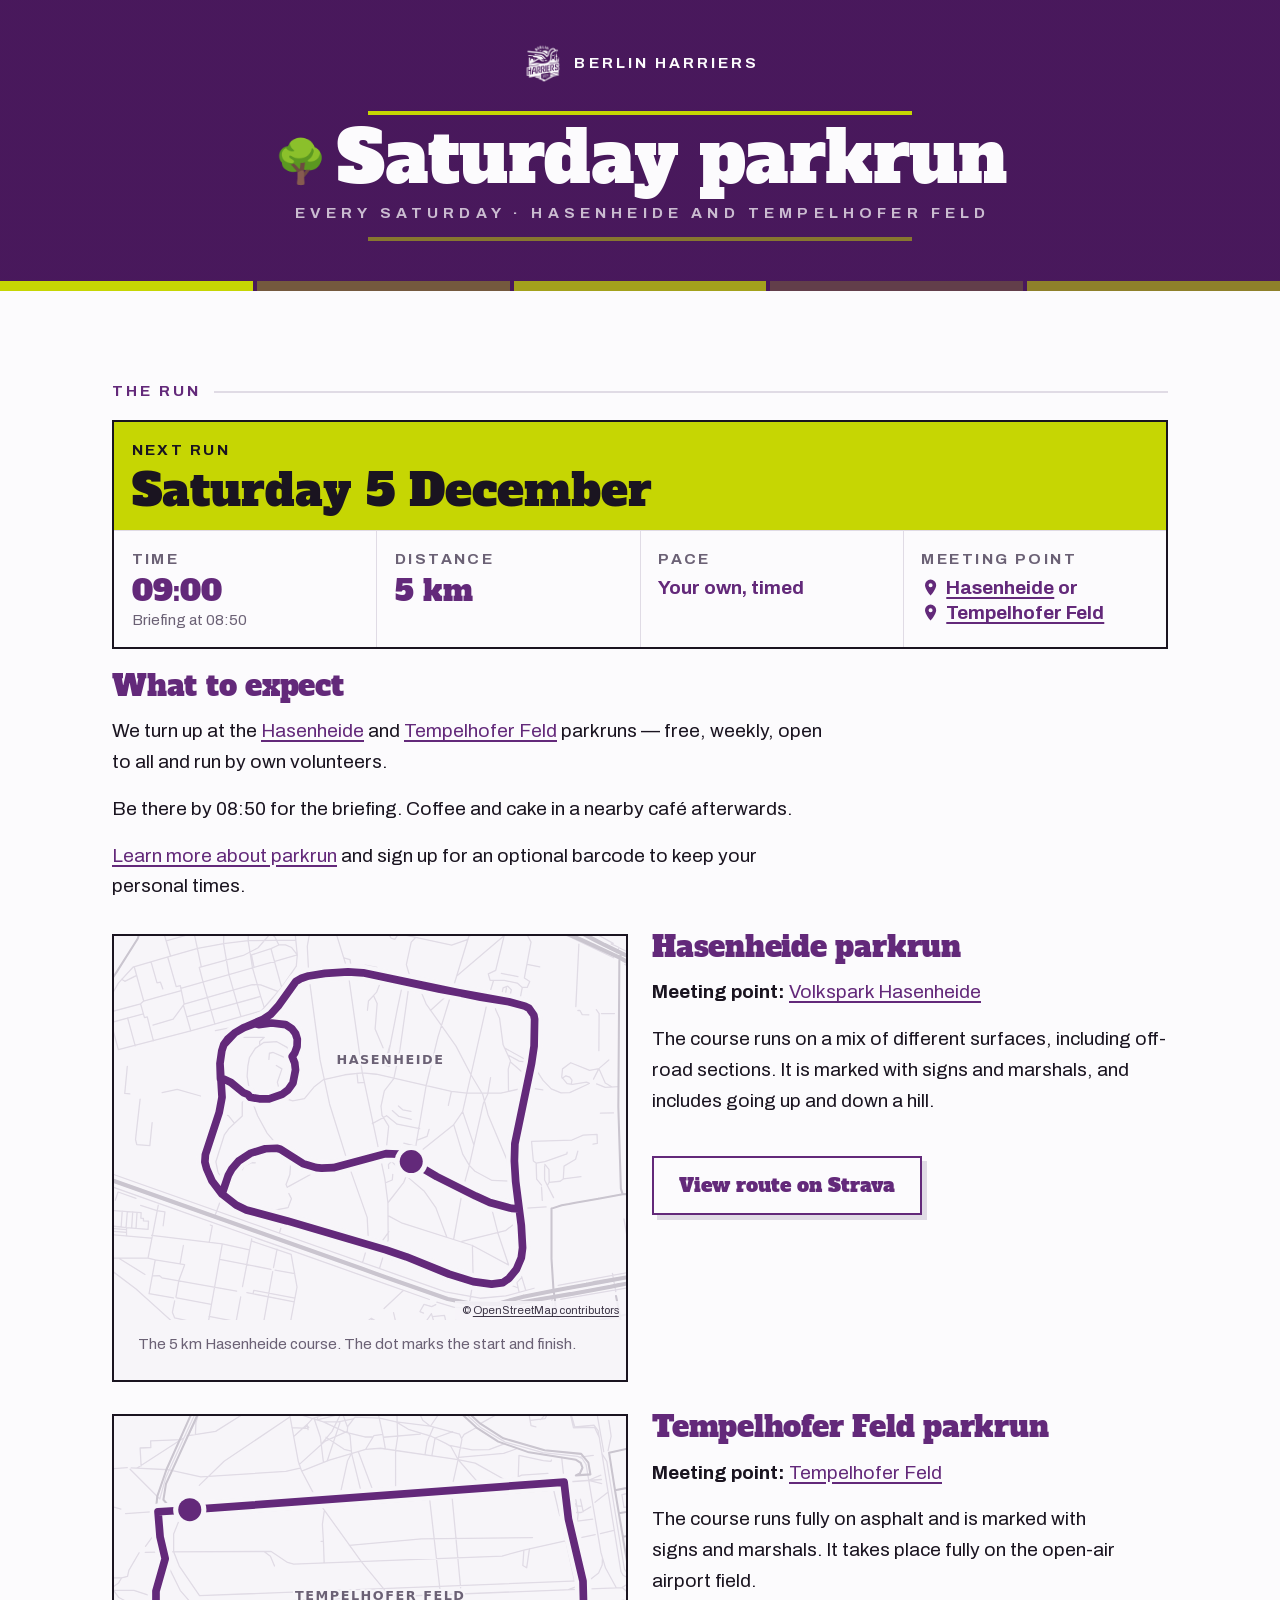
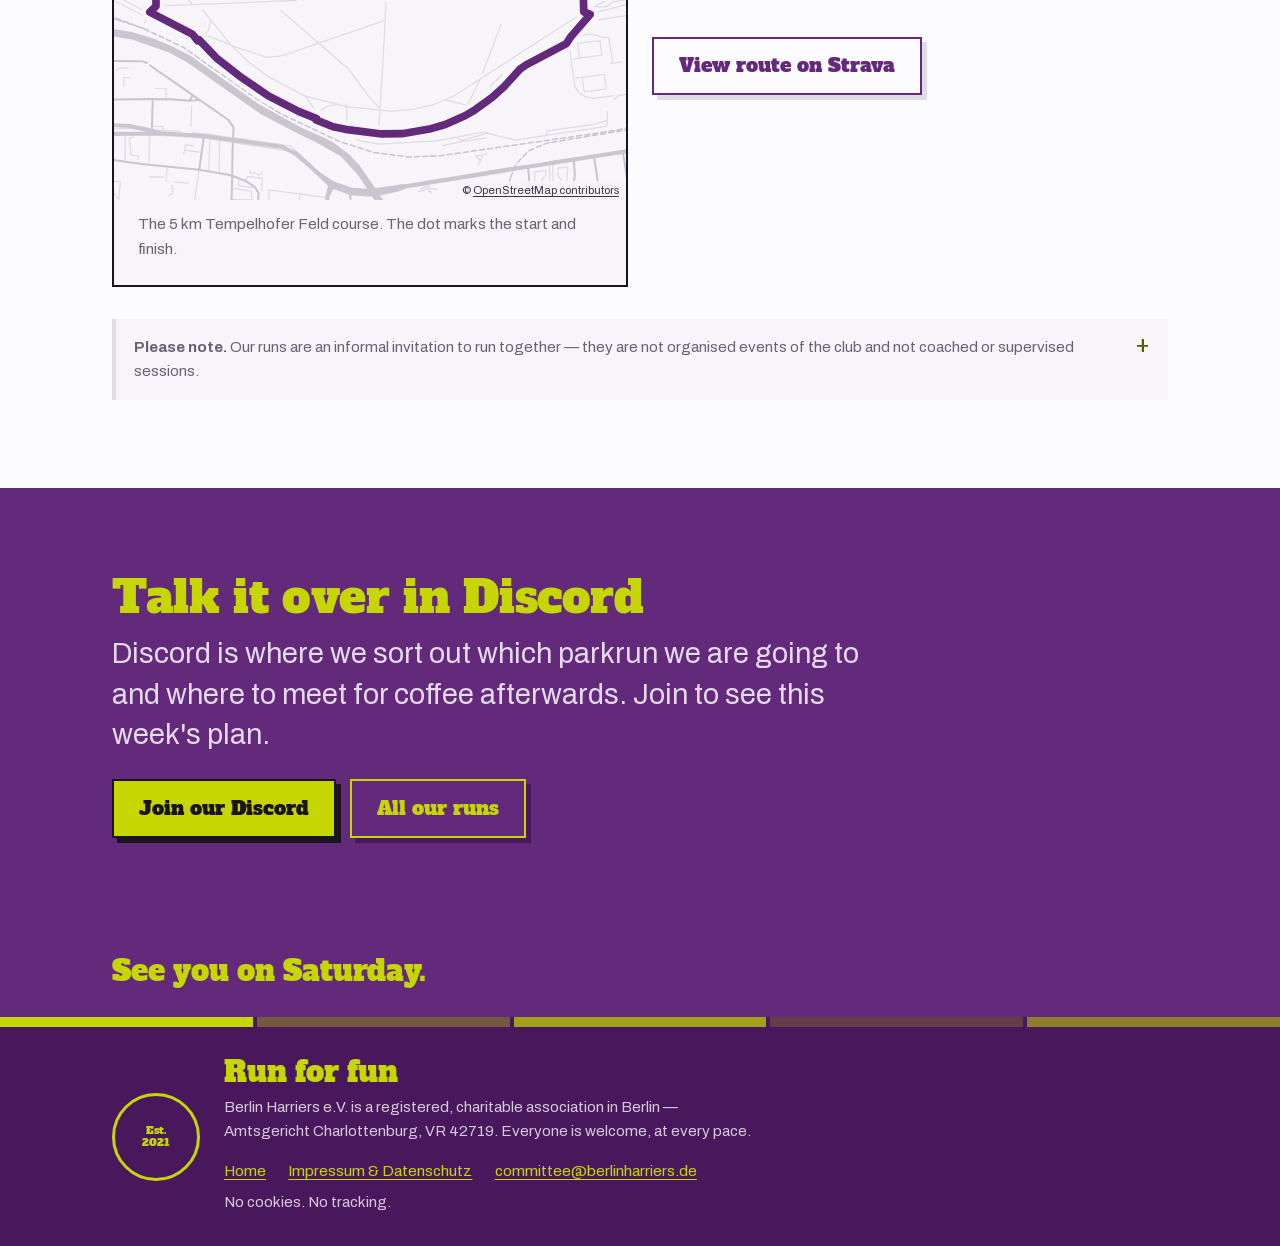
<file: site/runs/saturday-parkrun.html>
<!doctype html>
<html lang="en">
<head>
<meta charset="utf-8">
<meta name="viewport" content="width=device-width, initial-scale=1">
<title>Saturday parkrun: Hasenheide and Tempelhof — Berlin Harriers e.V.</title>
<meta name="description" content="Saturday parkrun: Berlin Harriers at the free, timed 5 km Hasenheide and Tempelhofer Feld parkruns, every Saturday at 09:00.">
<link rel="canonical" href="https://berlinharriers.de/runs/saturday-parkrun.html">
<link rel="icon" href="../favicon.ico" sizes="any">
<link rel="icon" type="image/png" sizes="48x48" href="../favicon-48.png">
<link rel="icon" type="image/png" sizes="192x192" href="../favicon-192.png">
<link rel="apple-touch-icon" href="../apple-touch-icon.png">
<meta property="og:type" content="website">
<meta property="og:title" content="Saturday parkrun — Berlin Harriers e.V.">
<meta property="og:description" content="Saturday parkrun: Berlin Harriers at the free, timed 5 km Hasenheide and Tempelhofer Feld parkruns, every Saturday at 09:00.">
<meta property="og:url" content="https://berlinharriers.de/runs/saturday-parkrun.html">
<meta property="og:locale" content="en_GB">
<meta property="og:site_name" content="Berlin Harriers e.V.">
<meta property="og:image" content="https://berlinharriers.de/og/saturday-parkrun.jpg">
<meta property="og:image:type" content="image/jpeg">
<meta property="og:image:width" content="1200">
<meta property="og:image:height" content="630">
<meta property="og:image:alt" content="Saturday parkrun, every Saturday at 09:00: 5 km at Hasenheide or Tempelhofer Feld, with both course maps">
<meta name="twitter:card" content="summary_large_image">
<meta name="theme-color" content="#49185c">
<link rel="preload" as="font" type="font/woff2" href="../fonts/archivo.woff2" crossorigin>
<link rel="stylesheet" href="../styles.css">
</head>

<body>
<a class="skip" href="#run">Skip to the run</a>

<header class="masthead masthead--run">
  <div class="wrap">
    <a class="home" href="../index.html"><img src="../crest-knockout.png" width="400" height="423" alt="">Berlin Harriers</a>
    <div class="rule" aria-hidden="true"></div>
    <h1><span class="mark" aria-hidden="true">🌳</span>Saturday parkrun</h1>
    <p class="est">Every Saturday · Hasenheide and Tempelhofer Feld</p>
    <div class="rule soft" aria-hidden="true"></div>
  </div>
</header>

<div class="stripes" aria-hidden="true"><i></i><i></i><i></i><i></i><i></i></div>

<main id="run" itemscope itemtype="https://schema.org/Event">
<meta itemprop="name" content="Saturday parkrun">
<meta itemprop="isAccessibleForFree" content="true">
<link itemprop="eventAttendanceMode" href="https://schema.org/OfflineEventAttendanceMode">
<span itemprop="eventSchedule" itemscope itemtype="https://schema.org/Schedule">
  <link itemprop="byDay" href="https://schema.org/Saturday">
  <meta itemprop="startTime" content="09:00">
  <meta itemprop="repeatFrequency" content="P1W">
  <meta itemprop="scheduleTimezone" content="Europe/Berlin">
</span>

<section class="band">
  <div class="wrap">
    <p class="eyebrow">The run</p>

    <dl class="facts" data-day="6" data-time="09:00" data-label="Saturday" data-where="Hasenheide or Tempelhofer Feld">
      <div class="soon"><dt>Next run</dt><dd data-next-date>Every Saturday</dd></div>
      <div><dt>Time</dt><dd class="num">09:00</dd><dd class="note">Briefing at 08:50</dd></div>
      <div><dt>Distance</dt><dd class="num">5 km</dd></div>
      <div><dt>Pace</dt><dd class="txt num">Your own, timed</dd></div>
      <div><dt>Meeting point</dt><dd class="txt places"><span itemprop="location" itemscope itemtype="https://schema.org/Place"><a href="https://maps.app.goo.gl/VLnnhiKo7o3kGMif9" target="_blank" rel="noopener" itemprop="hasMap"><svg class="pin" viewBox="0 0 24 24" aria-hidden="true"><path fill="currentColor" d="M12 2a7 7 0 0 0-7 7c0 5 7 13 7 13s7-8 7-13a7 7 0 0 0-7-7Zm0 9.5A2.5 2.5 0 1 1 12 6.5a2.5 2.5 0 0 1 0 5Z"/></svg><span itemprop="name">Hasenheide</span><span class="vh"> (map, opens in a new tab)</span></a> or</span><span itemprop="location" itemscope itemtype="https://schema.org/Place"><a href="https://maps.app.goo.gl/2kAv3QJyBCvzEo1v9" target="_blank" rel="noopener" itemprop="hasMap"><svg class="pin" viewBox="0 0 24 24" aria-hidden="true"><path fill="currentColor" d="M12 2a7 7 0 0 0-7 7c0 5 7 13 7 13s7-8 7-13a7 7 0 0 0-7-7Zm0 9.5A2.5 2.5 0 1 1 12 6.5a2.5 2.5 0 0 1 0 5Z"/></svg><span itemprop="name">Tempelhofer Feld</span><span class="vh"> (map, opens in a new tab)</span></a></span></dd></div>
    </dl>

    <div class="prose" itemprop="description">
      <h2>What to expect</h2>
      <p>We turn up at the <a href="https://www.parkrun.com.de/hasenheide/" target="_blank" rel="noopener">Hasenheide<span class="vh"> (opens in a new tab)</span></a>
        and <a href="https://www.parkrun.com.de/tempelhoferfeld/" target="_blank" rel="noopener">Tempelhofer Feld<span class="vh"> (opens in a new tab)</span></a>
        parkruns — free, weekly, open to all and run by own volunteers.</p>
      <p>Be there by 08:50 for the briefing. Coffee and cake in a nearby café afterwards.</p>
      <p><a href="https://www.parkrun.com.de/" target="_blank" rel="noopener">Learn more about parkrun<span class="vh"> (opens in a new tab)</span></a>
        and sign up for an optional barcode to keep your personal times.</p>
    </div>

    <div class="duo" id="hasenheide">
      <figure class="route route--map">
        <div class="map">
          <img src="../routes/hasenheide-parkrun-map.svg" width="1200" height="900" loading="lazy" decoding="async"
               alt="Street map of the Hasenheide parkrun course: a 5 km loop around the Volkspark Hasenheide, with a smaller loop around the hill on the west side.">
          <small class="osm">© <a href="https://www.openstreetmap.org/copyright" target="_blank" rel="noopener">OpenStreetMap contributors<span class="vh"> (map data, opens in a new tab)</span></a></small>
        </div>
        <figcaption>The 5 km Hasenheide course. The dot marks the start and finish.</figcaption>
      </figure>

      <div class="prose">
        <h2>Hasenheide parkrun</h2>
        <p><strong>Meeting point:</strong> <a href="https://maps.app.goo.gl/VLnnhiKo7o3kGMif9" target="_blank" rel="noopener">Volkspark Hasenheide<span class="vh"> (map, opens in a new tab)</span></a></p>
        <p>The course runs on a mix of different surfaces, including off-road sections. It
          is marked with signs and marshals, and includes going up and down a hill.</p>
        <div class="btns">
          <a class="btn ghost" href="https://www.strava.com/clubs/1002515/group_events/1079787" target="_blank" rel="noopener">View route on Strava<span class="vh"> (opens in a new tab)</span></a>
        </div>
      </div>
    </div>

    <div class="duo" id="tempelhofer-feld">
      <figure class="route route--map">
        <div class="map">
          <img src="../routes/tempelhofer-feld-parkrun-map.svg" width="1200" height="900" loading="lazy" decoding="async"
               alt="Street map of the Tempelhofer Feld parkrun course: a single 5 km loop around the former airfield, starting and finishing in the north-west corner.">
          <small class="osm">© <a href="https://www.openstreetmap.org/copyright" target="_blank" rel="noopener">OpenStreetMap contributors<span class="vh"> (map data, opens in a new tab)</span></a></small>
        </div>
        <figcaption>The 5 km Tempelhofer Feld course. The dot marks the start and finish.</figcaption>
      </figure>

      <div class="prose">
        <h2>Tempelhofer Feld parkrun</h2>
        <p><strong>Meeting point:</strong> <a href="https://maps.app.goo.gl/2kAv3QJyBCvzEo1v9" target="_blank" rel="noopener">Tempelhofer Feld<span class="vh"> (map, opens in a new tab)</span></a></p>
        <p>The course runs fully on asphalt and is marked with signs and marshals. It takes place fully
          on the open-air airport field.</p>
        <div class="btns">
          <a class="btn ghost" href="https://www.strava.com/clubs/2034920/group_events/3485743029371401224" target="_blank" rel="noopener">View route on Strava<span class="vh"> (opens in a new tab)</span></a>
        </div>
      </div>
    </div>

    <details class="smallprint">
      <summary><span><strong>Please note.</strong> Our runs are an informal invitation to run
        together — they are not organised events of the club and not coached or supervised sessions.</span></summary>
      <p>Everyone takes part on their own responsibility and is
        asked to judge their own fitness and health. We run on public roads and paths, where the normal
        traffic rules apply and each runner is responsible for their own conduct. Guests who are not
        members of Berlin Harriers e.V. are not covered by the club's sports insurance.</p>
    </details>
  </div>
</section>

<section class="cta">
  <div class="wrap">
    <h2>Talk it over in Discord</h2>
    <p>Discord is where we sort out which parkrun we are going to and where to meet for coffee afterwards. Join to see this week's plan.</p>
    <div class="btns">
      <a class="btn" href="https://discord.gg/tegXxSFU8Y" target="_blank" rel="noopener">Join our Discord<span class="vh"> (opens in a new tab)</span></a>
      <a class="btn ghost" href="../index.html#runs">All our runs</a>
    </div>
  </div>
</section>

<section class="cta cta--slim">
  <div class="wrap">
    <h2>See you on <span data-next-day>Saturday</span>.</h2>
  </div>
</section>

</main>

<div class="stripes" aria-hidden="true"><i></i><i></i><i></i><i></i><i></i></div>

<footer>
  <div class="wrap">
    <div class="rosette" aria-hidden="true">Est.<br>2021</div>
    <div>
      <h2>Run for fun</h2>
      <p>Berlin Harriers e.V. is a registered, charitable association in Berlin — Amtsgericht
        Charlottenburg, VR 42719. Everyone is welcome, at every pace.</p>
      <p class="legal">
        <a href="../index.html">Home</a>
        <a href="../impressum.html">Impressum &amp; Datenschutz</a>
        <a href="mailto:committee@berlinharriers.de">committee@berlinharriers.de</a>
        <span>No cookies. No tracking.</span>
      </p>
    </div>
  </div>
</footer>

<script src="../app.js" defer></script>
</body>
</html>
</file>
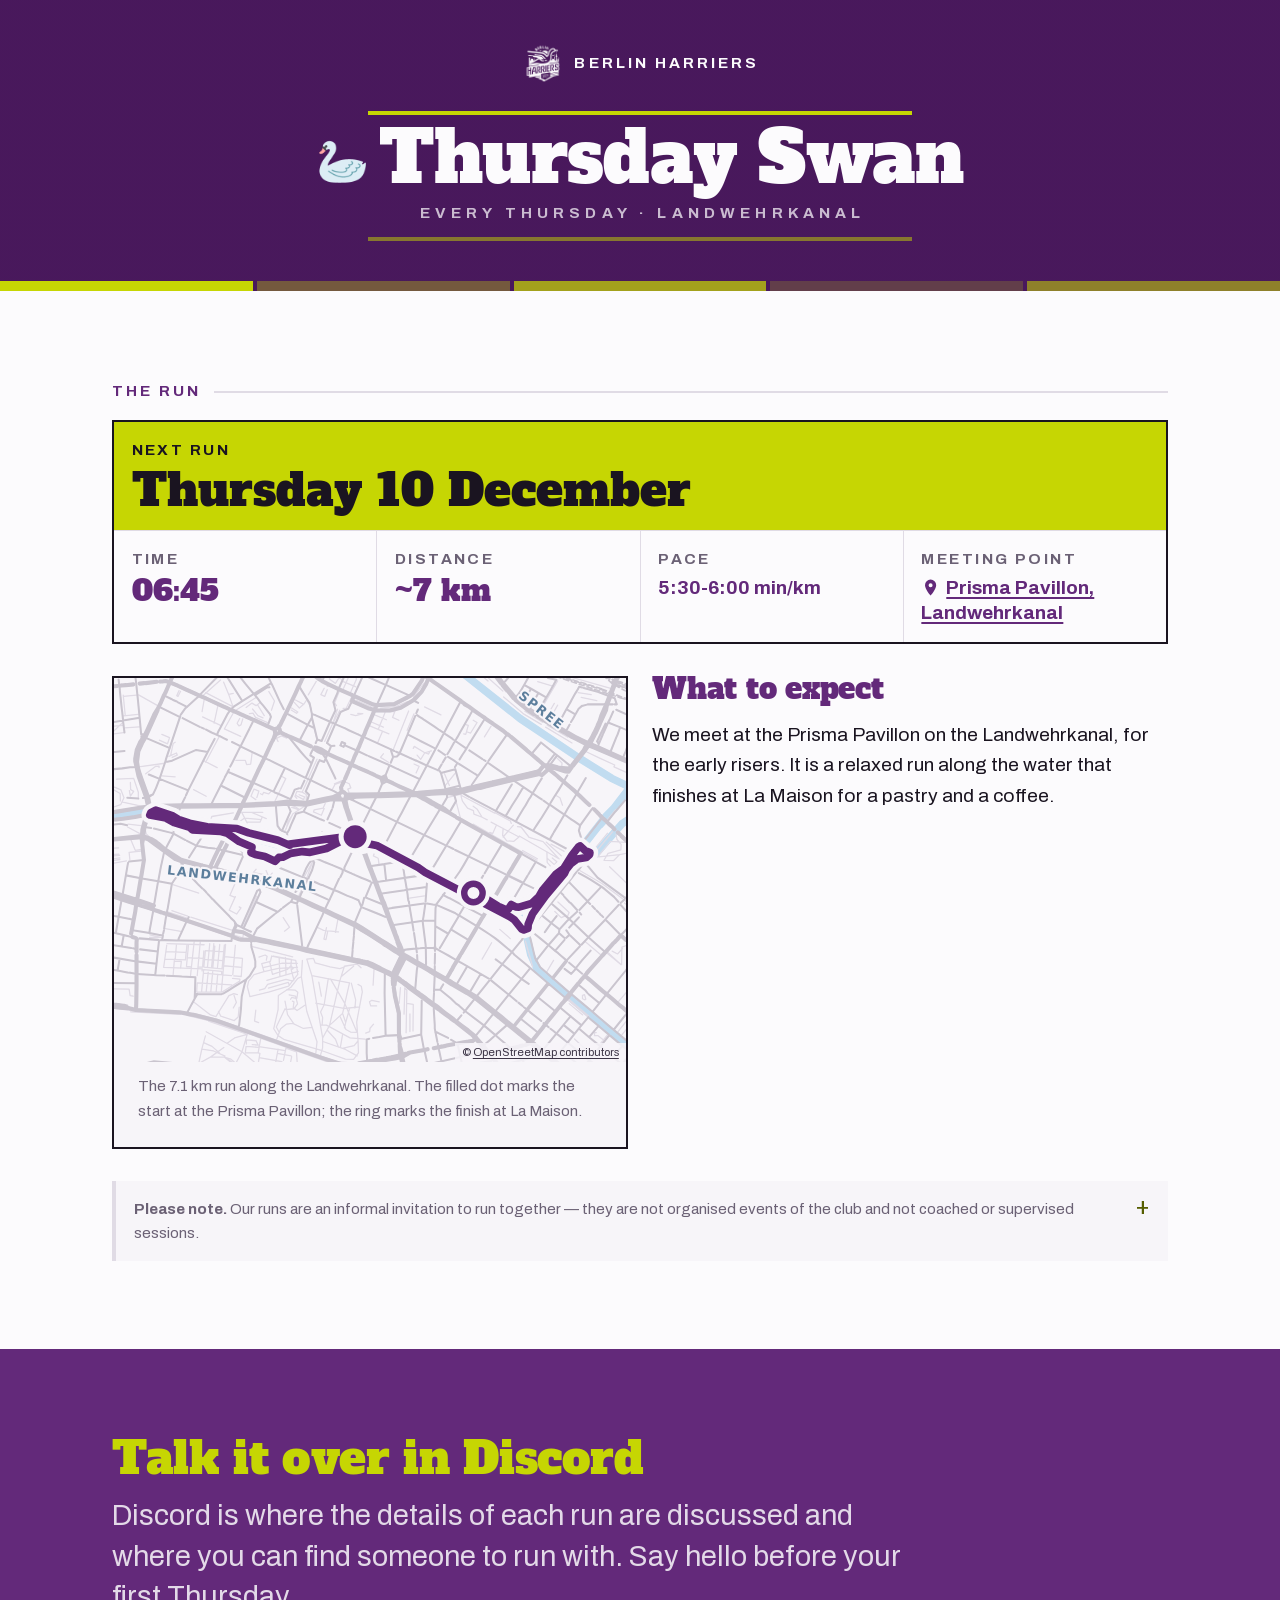
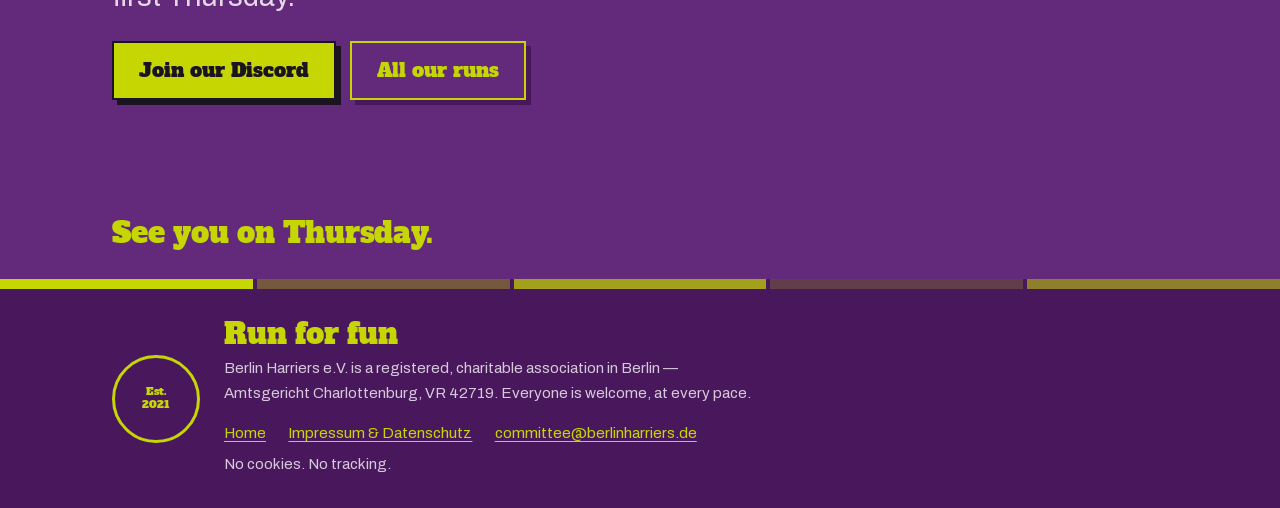
<file: site/runs/thursday-swan.html>
<!doctype html>
<html lang="en">
<head>
<meta charset="utf-8">
<meta name="viewport" content="width=device-width, initial-scale=1">
<title>Thursday Swan: morning run on the Landwehrkanal — Berlin Harriers e.V.</title>
<meta name="description" content="Thursday Swan: a relaxed, free 7 km run along the Landwehrkanal every Thursday at 06:45, finishing at a bakery.">
<link rel="canonical" href="https://berlinharriers.de/runs/thursday-swan.html">
<link rel="icon" href="../favicon.ico" sizes="any">
<link rel="icon" type="image/png" sizes="48x48" href="../favicon-48.png">
<link rel="icon" type="image/png" sizes="192x192" href="../favicon-192.png">
<link rel="apple-touch-icon" href="../apple-touch-icon.png">
<meta property="og:type" content="website">
<meta property="og:title" content="Thursday Swan — Berlin Harriers e.V.">
<meta property="og:description" content="Thursday Swan: a relaxed, free 7 km run along the Landwehrkanal every Thursday at 06:45, finishing at a bakery.">
<meta property="og:url" content="https://berlinharriers.de/runs/thursday-swan.html">
<meta property="og:locale" content="en_GB">
<meta property="og:site_name" content="Berlin Harriers e.V.">
<meta property="og:image" content="https://berlinharriers.de/og/thursday-swan.jpg">
<meta property="og:image:type" content="image/jpeg">
<meta property="og:image:width" content="1200">
<meta property="og:image:height" content="630">
<meta property="og:image:alt" content="Thursday Swan, every Thursday at 06:45: about 7 km from the Prisma Pavillon on the Landwehrkanal, with the route map">
<meta name="twitter:card" content="summary_large_image">
<meta name="theme-color" content="#49185c">
<link rel="preload" as="font" type="font/woff2" href="../fonts/archivo.woff2" crossorigin>
<link rel="stylesheet" href="../styles.css">
</head>

<body>
<a class="skip" href="#run">Skip to the run</a>

<header class="masthead masthead--run">
  <div class="wrap">
    <a class="home" href="../index.html"><img src="../crest-knockout.png" width="400" height="423" alt="">Berlin Harriers</a>
    <div class="rule" aria-hidden="true"></div>
    <h1><span class="mark" aria-hidden="true">🦢</span>Thursday Swan</h1>
    <p class="est">Every Thursday · Landwehrkanal</p>
    <div class="rule soft" aria-hidden="true"></div>
  </div>
</header>

<div class="stripes" aria-hidden="true"><i></i><i></i><i></i><i></i><i></i></div>

<main id="run" itemscope itemtype="https://schema.org/Event">
<meta itemprop="name" content="Thursday Swan">
<meta itemprop="isAccessibleForFree" content="true">
<link itemprop="eventAttendanceMode" href="https://schema.org/OfflineEventAttendanceMode">
<span itemprop="eventSchedule" itemscope itemtype="https://schema.org/Schedule">
  <link itemprop="byDay" href="https://schema.org/Thursday">
  <meta itemprop="startTime" content="06:45">
  <meta itemprop="repeatFrequency" content="P1W">
  <meta itemprop="scheduleTimezone" content="Europe/Berlin">
</span>

<section class="band">
  <div class="wrap">
    <p class="eyebrow">The run</p>

    <dl class="facts" data-day="4" data-time="06:45" data-label="Thursday" data-where="Prisma Pavillon, Landwehrkanal">
      <div class="soon"><dt>Next run</dt><dd data-next-date>Every Thursday</dd></div>
      <div><dt>Time</dt><dd class="num">06:45</dd></div>
      <div><dt>Distance</dt><dd class="num">~7 km</dd></div>
      <div><dt>Pace</dt><dd class="txt num">5:30-6:00 min/km</dd></div>
      <div itemprop="location" itemscope itemtype="https://schema.org/Place"><dt>Meeting point</dt><dd class="txt"><a href="https://maps.app.goo.gl/VFAqUqHorvSJ7zLn9" target="_blank" rel="noopener" itemprop="hasMap"><svg class="pin" viewBox="0 0 24 24" aria-hidden="true"><path fill="currentColor" d="M12 2a7 7 0 0 0-7 7c0 5 7 13 7 13s7-8 7-13a7 7 0 0 0-7-7Zm0 9.5A2.5 2.5 0 1 1 12 6.5a2.5 2.5 0 0 1 0 5Z"/></svg><span itemprop="name">Prisma Pavillon, Landwehrkanal</span><span class="vh"> (map, opens in a new tab)</span></a></dd></div>
    </dl>

    <div class="duo">
      <figure class="route route--map">
        <div class="map">
          <img src="../routes/thursday-swan-map.svg" width="1200" height="900" loading="lazy" decoding="async"
               alt="Street map of the Thursday Swan route: a 7.1 km run along the Landwehrkanal through Kreuzberg, from the Prisma Pavillon to La Maison.">
          <small class="osm">© <a href="https://www.openstreetmap.org/copyright" target="_blank" rel="noopener">OpenStreetMap contributors<span class="vh"> (map data, opens in a new tab)</span></a></small>
        </div>
        <figcaption>The 7.1 km run along the Landwehrkanal. The filled dot marks the start at the Prisma Pavillon; the ring marks the finish at La Maison.</figcaption>
      </figure>

      <div class="prose" itemprop="description">
        <h2>What to expect</h2>
      <p>We meet at the Prisma Pavillon on the Landwehrkanal, for the early risers. It is a relaxed
        run along the water that finishes at La Maison for a pastry and a coffee.</p>
      </div>
    </div>

    <details class="smallprint">
      <summary><span><strong>Please note.</strong> Our runs are an informal invitation to run
        together — they are not organised events of the club and not coached or supervised sessions.</span></summary>
      <p>Everyone takes part on their own responsibility and is
        asked to judge their own fitness and health. We run on public roads and paths, where the normal
        traffic rules apply and each runner is responsible for their own conduct. Guests who are not
        members of Berlin Harriers e.V. are not covered by the club's sports insurance.</p>
    </details>
  </div>
</section>

<section class="cta">
  <div class="wrap">
    <h2>Talk it over in Discord</h2>
    <p>Discord is where the details of each run are discussed and where you can find someone to run with. Say hello before your first Thursday.</p>
    <div class="btns">
      <a class="btn" href="https://discord.gg/tegXxSFU8Y" target="_blank" rel="noopener">Join our Discord<span class="vh"> (opens in a new tab)</span></a>
      <a class="btn ghost" href="../index.html#runs">All our runs</a>
    </div>
  </div>
</section>

<section class="cta cta--slim">
  <div class="wrap">
    <h2>See you on <span data-next-day>Thursday</span>.</h2>
  </div>
</section>

</main>

<div class="stripes" aria-hidden="true"><i></i><i></i><i></i><i></i><i></i></div>

<footer>
  <div class="wrap">
    <div class="rosette" aria-hidden="true">Est.<br>2021</div>
    <div>
      <h2>Run for fun</h2>
      <p>Berlin Harriers e.V. is a registered, charitable association in Berlin — Amtsgericht
        Charlottenburg, VR 42719. Everyone is welcome, at every pace.</p>
      <p class="legal">
        <a href="../index.html">Home</a>
        <a href="../impressum.html">Impressum &amp; Datenschutz</a>
        <a href="mailto:committee@berlinharriers.de">committee@berlinharriers.de</a>
        <span>No cookies. No tracking.</span>
      </p>
    </div>
  </div>
</footer>

<script src="../app.js" defer></script>
</body>
</html>
</file>
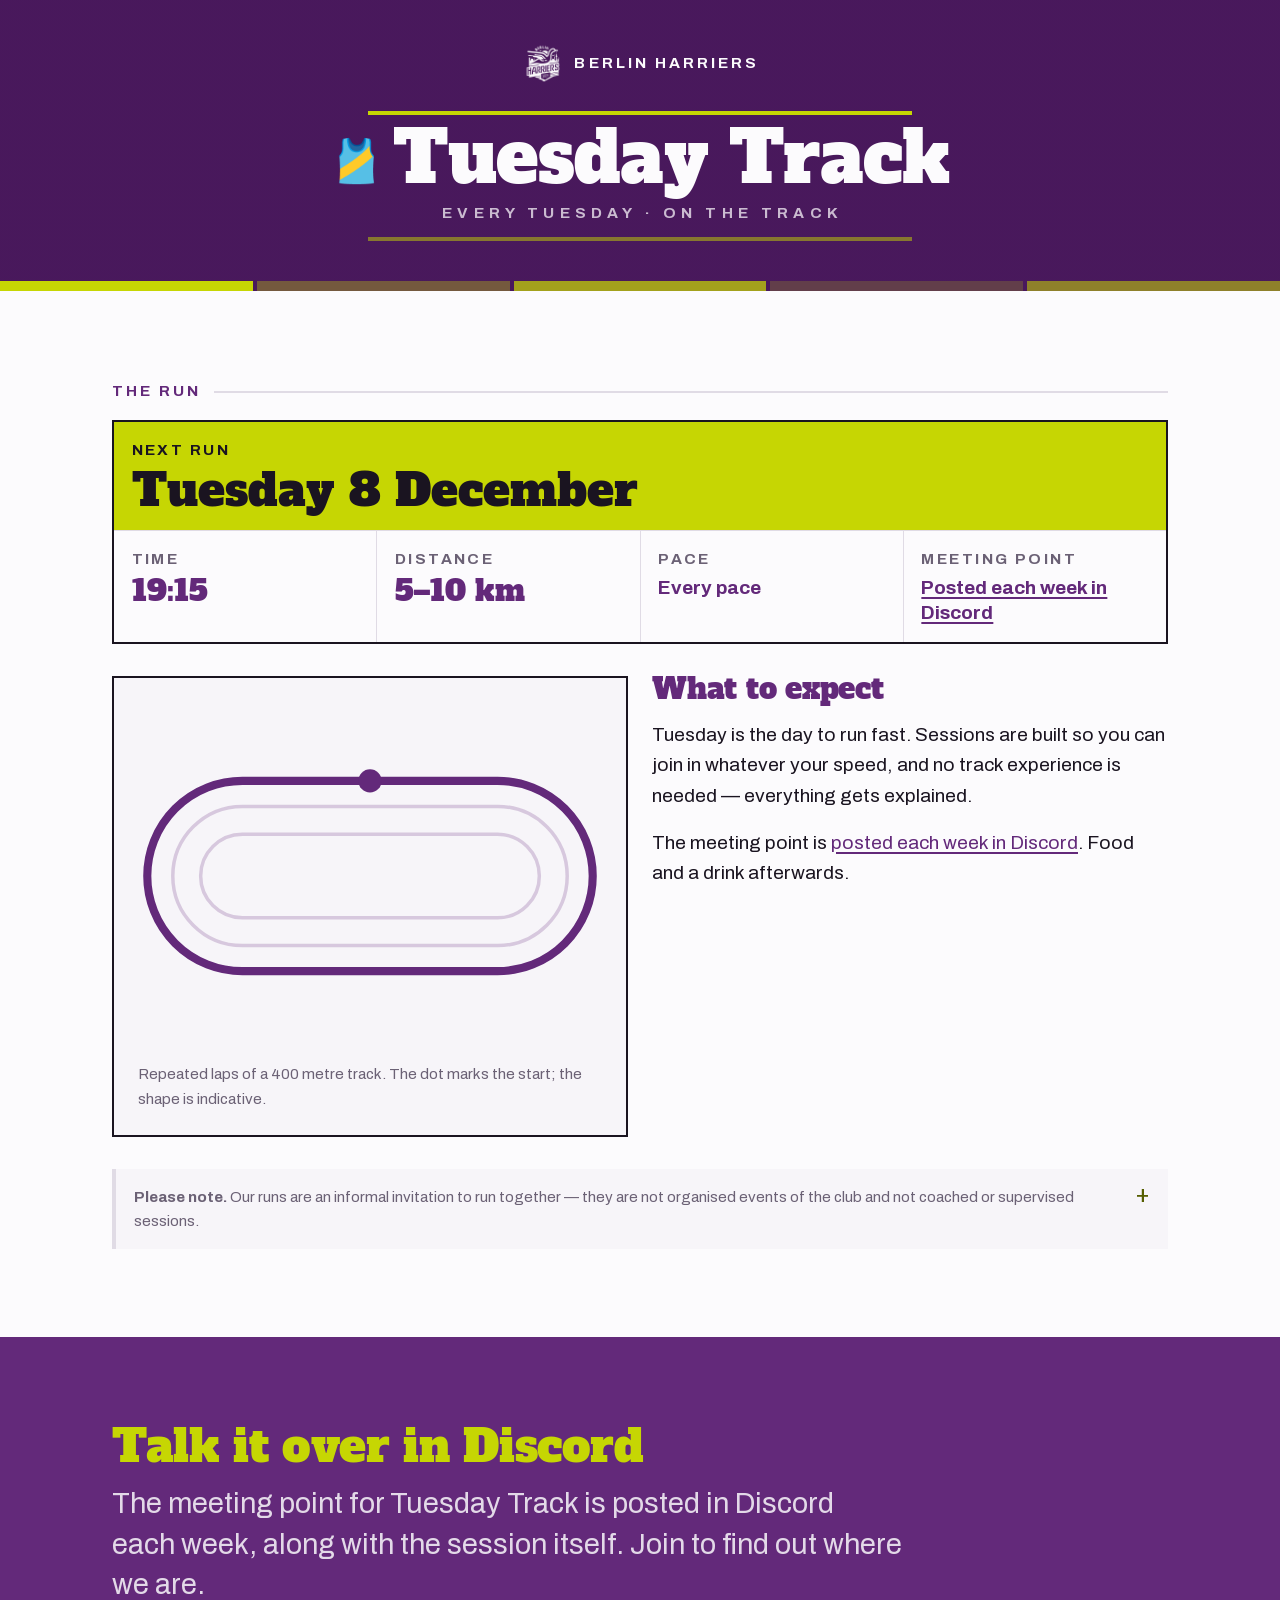
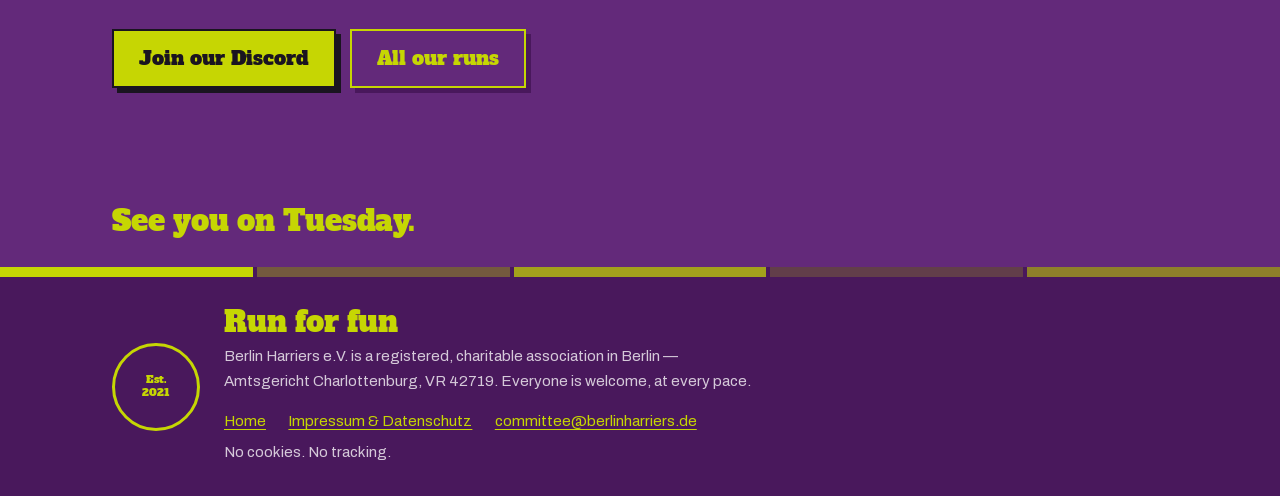
<file: site/runs/tuesday-track.html>
<!doctype html>
<html lang="en">
<head>
<meta charset="utf-8">
<meta name="viewport" content="width=device-width, initial-scale=1">
<title>Tuesday Track: speed session for every pace — Berlin Harriers e.V.</title>
<meta name="description" content="Tuesday Track: a free speed session for every pace, every Tuesday at 19:15. No track experience needed.">
<link rel="canonical" href="https://berlinharriers.de/runs/tuesday-track.html">
<link rel="icon" href="../favicon.ico" sizes="any">
<link rel="icon" type="image/png" sizes="48x48" href="../favicon-48.png">
<link rel="icon" type="image/png" sizes="192x192" href="../favicon-192.png">
<link rel="apple-touch-icon" href="../apple-touch-icon.png">
<meta property="og:type" content="website">
<meta property="og:title" content="Tuesday Track — Berlin Harriers e.V.">
<meta property="og:description" content="Tuesday Track: a free speed session for every pace, every Tuesday at 19:15. No track experience needed.">
<meta property="og:url" content="https://berlinharriers.de/runs/tuesday-track.html">
<meta property="og:locale" content="en_GB">
<meta property="og:site_name" content="Berlin Harriers e.V.">
<meta property="og:image" content="https://berlinharriers.de/og/tuesday-track.jpg">
<meta property="og:image:type" content="image/jpeg">
<meta property="og:image:width" content="1200">
<meta property="og:image:height" content="630">
<meta property="og:image:alt" content="Tuesday Track, every Tuesday at 19:15: 5 to 10 km on a running track, every pace welcome">
<meta name="twitter:card" content="summary_large_image">
<meta name="theme-color" content="#49185c">
<link rel="preload" as="font" type="font/woff2" href="../fonts/archivo.woff2" crossorigin>
<link rel="stylesheet" href="../styles.css">
</head>

<body>
<a class="skip" href="#run">Skip to the run</a>

<header class="masthead masthead--run">
  <div class="wrap">
    <a class="home" href="../index.html"><img src="../crest-knockout.png" width="400" height="423" alt="">Berlin Harriers</a>
    <div class="rule" aria-hidden="true"></div>
    <h1><span class="mark" aria-hidden="true">🎽</span>Tuesday Track</h1>
    <p class="est">Every Tuesday · On the track</p>
    <div class="rule soft" aria-hidden="true"></div>
  </div>
</header>

<div class="stripes" aria-hidden="true"><i></i><i></i><i></i><i></i><i></i></div>

<main id="run" itemscope itemtype="https://schema.org/Event">
<meta itemprop="name" content="Tuesday Track">
<meta itemprop="isAccessibleForFree" content="true">
<link itemprop="eventAttendanceMode" href="https://schema.org/OfflineEventAttendanceMode">
<span itemprop="eventSchedule" itemscope itemtype="https://schema.org/Schedule">
  <link itemprop="byDay" href="https://schema.org/Tuesday">
  <meta itemprop="startTime" content="19:15">
  <meta itemprop="repeatFrequency" content="P1W">
  <meta itemprop="scheduleTimezone" content="Europe/Berlin">
</span>

<section class="band">
  <div class="wrap">
    <p class="eyebrow">The run</p>

    <dl class="facts" data-day="2" data-time="19:15" data-label="Tuesday" data-where="Posted each week in Discord">
      <div class="soon"><dt>Next run</dt><dd data-next-date>Every Tuesday</dd></div>
      <div><dt>Time</dt><dd class="num">19:15</dd></div>
      <div><dt>Distance</dt><dd class="num">5–10 km</dd></div>
      <div><dt>Pace</dt><dd class="txt num">Every pace</dd></div>
      <div itemprop="location" itemscope itemtype="https://schema.org/Place"><dt>Meeting point</dt><dd class="txt" itemprop="name"><a href="https://discord.gg/tegXxSFU8Y" target="_blank" rel="noopener">Posted each week in Discord<span class="vh"> (opens in a new tab)</span></a></dd></div>
    </dl>

    <div class="duo">
      <figure class="route">
        <svg viewBox="0 0 200 150" aria-hidden="true">
          <g fill="none" stroke="currentColor" stroke-linecap="round">
            <path opacity=".22" stroke-width="1.5" d="M45 45h110a30 30 0 0 1 0 60H45a30 30 0 0 1 0-60Z"/>
            <path opacity=".22" stroke-width="1.5" d="M45 57h110a18 18 0 0 1 0 36H45a18 18 0 0 1 0-36Z"/>
            <path stroke-width="3.5" d="M45 34h110a41 41 0 0 1 0 82H45a41 41 0 0 1 0-82Z"/>
          </g>
          <circle cx="100" cy="34" r="5" fill="currentColor"/>
        </svg>
        <figcaption>Repeated laps of a 400 metre track. The dot marks the start; the shape is indicative.</figcaption>
      </figure>

      <div class="prose" itemprop="description">
        <h2>What to expect</h2>
      <p>Tuesday is the day to run fast. Sessions are built so you can join in whatever your speed,
        and no track experience is needed — everything gets explained.</p>
      <p>The meeting point is <a href="https://discord.gg/tegXxSFU8Y" target="_blank" rel="noopener">posted each week in Discord<span class="vh"> (opens in a new tab)</span></a>.
        Food and a drink afterwards.</p>
      </div>
    </div>

    <details class="smallprint">
      <summary><span><strong>Please note.</strong> Our runs are an informal invitation to run
        together — they are not organised events of the club and not coached or supervised sessions.</span></summary>
      <p>Everyone takes part on their own responsibility and is
        asked to judge their own fitness and health. We run on public roads and paths, where the normal
        traffic rules apply and each runner is responsible for their own conduct. Guests who are not
        members of Berlin Harriers e.V. are not covered by the club's sports insurance.</p>
    </details>
  </div>
</section>

<section class="cta">
  <div class="wrap">
    <h2>Talk it over in Discord</h2>
    <p>The meeting point for Tuesday Track is posted in Discord each week, along with the session itself. Join to find out where we are.</p>
    <div class="btns">
      <a class="btn" href="https://discord.gg/tegXxSFU8Y" target="_blank" rel="noopener">Join our Discord<span class="vh"> (opens in a new tab)</span></a>
      <a class="btn ghost" href="../index.html#runs">All our runs</a>
    </div>
  </div>
</section>

<section class="cta cta--slim">
  <div class="wrap">
    <h2>See you on <span data-next-day>Tuesday</span>.</h2>
  </div>
</section>

</main>

<div class="stripes" aria-hidden="true"><i></i><i></i><i></i><i></i><i></i></div>

<footer>
  <div class="wrap">
    <div class="rosette" aria-hidden="true">Est.<br>2021</div>
    <div>
      <h2>Run for fun</h2>
      <p>Berlin Harriers e.V. is a registered, charitable association in Berlin — Amtsgericht
        Charlottenburg, VR 42719. Everyone is welcome, at every pace.</p>
      <p class="legal">
        <a href="../index.html">Home</a>
        <a href="../impressum.html">Impressum &amp; Datenschutz</a>
        <a href="mailto:committee@berlinharriers.de">committee@berlinharriers.de</a>
        <span>No cookies. No tracking.</span>
      </p>
    </div>
  </div>
</footer>

<script src="../app.js" defer></script>
</body>
</html>
</file>
<file: site/styles.css>
/* Berlin Harriers e.V. — no cookies, no storage, no third-party requests.
   One small local script for the next-run display. */

@font-face{font-family:'Alfa Slab One';src:url('fonts/AlfaSlabOne-Regular.woff2') format('woff2');
  font-weight:400;font-style:normal;font-display:swap}
@font-face{font-family:'Archivo';src:url('fonts/archivo.woff2') format('woff2');
  font-weight:400 700;font-style:normal;font-display:swap}

@layer tokens, base, layout, devices, components, motion;

@layer tokens{
  :root{
    color-scheme:light dark;
    --paper:      light-dark(oklch(99%   .003 308), oklch(18.7% .022 297));
    --surface:    light-dark(oklch(97.3% .006 308), oklch(22.7% .029 299));
    --line:       light-dark(oklch(89.8% .015 308), oklch(31%   .030 302));
    --ink:        light-dark(oklch(20.4% .025 307), oklch(92.5% .014 304));
    --ink-soft:   light-dark(oklch(34.5% .033 305), oklch(82%   .020 304));
    --muted:      light-dark(oklch(50.9% .033 308), oklch(70.4% .032 305));
    --purple:     oklch(40% .140 314.6);
    --purple-deep:oklch(32% .120 314.6);
    --brand:      light-dark(oklch(40% .140 314.6), oklch(74% .070 316));
    --on-purple:  oklch(99% .003 308);
    --volt:       oklch(83.5% .189 115.1);
    --volt-ink:   light-dark(oklch(46% .104 115.4), oklch(83.5% .189 115.1));
    --on-volt:    oklch(20.4% .025 307);

    --dsp:'Alfa Slab One',Rockwell,Georgia,serif;
    --body:'Archivo',ui-sans-serif,system-ui,-apple-system,sans-serif;

    --s--1:clamp(.86rem,.83rem + .15vw,.95rem);
    --s-0: clamp(1.10rem,1.06rem + .20vw,1.20rem);
    --s-1: clamp(1.45rem,1.32rem + .60vw,1.90rem);
    --s-2: clamp(2.00rem,1.70rem + 1.40vw,3.10rem);
    --s-3: clamp(2.80rem,2.20rem + 2.80vw,4.60rem);
    --s-4: clamp(3.40rem,2.20rem + 6.00vw,8.00rem);

    --sp-2:.5rem; --sp-3:.75rem; --sp-4:1rem; --sp-5:1.5rem; --sp-6:2rem;
    --gut:clamp(1.15rem,4vw,3rem);
    --stack:clamp(3rem,7vw,5.5rem);
    --measure:66ch;

    --lift-sm:4px 4px 0 var(--purple-deep);
    --lift-md:5px 5px 0 var(--on-volt);
    --lift-lg:0 14px 0 -7px var(--purple);
    --dur-fast:120ms; --dur-base:200ms; --dur-slow:350ms; --dur-draw:1400ms;
    --ease-out:cubic-bezier(.2,.7,.3,1);
  }
  :root[data-theme="light"]{color-scheme:light}
  :root[data-theme="dark"]{color-scheme:dark}
}

@layer base{
  *,*::before,*::after{box-sizing:border-box}
  html{-webkit-text-size-adjust:100%;scroll-behavior:smooth;scroll-padding-block-start:4rem}
  body{margin:0;background:var(--paper);color:var(--ink);font-family:var(--body);
    font-size:var(--s-0);line-height:1.6;font-synthesis:none;overflow-x:hidden;
    -webkit-font-smoothing:antialiased}
  h1,h2,h3{margin:0;font-family:var(--dsp);font-weight:400;line-height:.95;
    letter-spacing:-.008em;text-wrap:balance}
  p{margin:0;text-wrap:pretty}
  img{max-inline-size:100%;height:auto;display:block}
  a{color:var(--brand);text-underline-offset:.18em;text-decoration-thickness:.08em}
  a:hover{text-decoration-thickness:.14em}
  :focus-visible{outline:3px solid var(--volt-ink);outline-offset:3px}
  ::selection{background:var(--purple);color:var(--on-purple)}
  .num{font-variant-numeric:tabular-nums}
  .vh{position:absolute;inline-size:1px;block-size:1px;overflow:hidden;clip-path:inset(50%);white-space:nowrap}
  .skip{position:absolute;inset-block-start:-100%;inset-inline-start:0;z-index:99;
    background:var(--volt);color:var(--on-volt);padding:.7rem 1.1rem;font-weight:700;
    text-decoration:none;letter-spacing:.1em;text-transform:uppercase;font-size:var(--s--1)}
  .skip:focus{inset-block-start:0}
}

@layer layout{
  .wrap{max-inline-size:72rem;margin-inline:auto;padding-inline:var(--gut)}
  .band{padding-block:var(--stack)}
  .band + .band{padding-block-start:0}  /* two plain bands in a row: one gap, not two */
  .eyebrow{font-family:var(--body);font-weight:700;font-size:var(--s--1);text-transform:uppercase;
    letter-spacing:.2em;color:var(--brand);display:flex;align-items:center;gap:.8rem;
    margin-block-end:var(--sp-4)}
  .eyebrow::after{content:"";flex:1;block-size:2px;background:var(--line)}
  h2{font-size:var(--s-2);color:var(--brand)}
  .lede{font-size:var(--s-1);line-height:1.4;color:var(--ink-soft);margin-block-start:var(--sp-4);
    max-inline-size:52ch}
  .prose{max-inline-size:var(--measure);display:grid;gap:var(--sp-4);margin-block-start:var(--sp-5)}
  .duo{display:grid;gap:var(--sp-5);margin-block-start:var(--sp-6)}
  @container (min-width:46rem){}
  @media (min-width:52rem){.duo{grid-template-columns:1fr 1fr}}
}

/* ── DV1–DV4 ───────────────────────────────────────── */
@layer devices{
  .stripes{display:flex;gap:4px;block-size:10px;background:var(--purple-deep)}   /* DV1 */
  .stripes i{flex:1;background:var(--volt)}
  .stripes i:nth-child(2){opacity:.34}
  .stripes i:nth-child(3){opacity:.72}
  .stripes i:nth-child(4){opacity:.20}
  .stripes i:nth-child(5){opacity:.55}

  .numeral{font-family:var(--dsp);color:var(--volt);line-height:.8;    /* DV3 */
    -webkit-text-stroke:2px var(--on-volt);paint-order:stroke fill}

  .rosette{inline-size:5.5rem;aspect-ratio:1;border-radius:50%;        /* DV4 */
    border:3px solid var(--volt);display:grid;place-items:center;text-align:center;
    font-family:var(--dsp);font-size:.66rem;color:var(--volt);line-height:1.15;padding:.5rem}
}

@layer components{
  /* masthead M9 */
  .masthead{position:relative;isolation:isolate;background:var(--purple-deep);
    color:var(--on-purple);padding-block:clamp(2.75rem,8vw,5rem);text-align:center;overflow:hidden}
  .masthead .backdrop{position:absolute;inset:0;z-index:-2;inline-size:100%;block-size:100%;
    object-fit:cover;filter:saturate(.5) contrast(1.05)}
  .masthead .backdrop--still{display:none}
  /* Phones: the header is nearly square, so filling it would crop the wide video
     to 39% of its width. A shorter video shows more of the picture, fading out low
     enough that the title still sits over it. */
  @media (max-width:40rem){
    .masthead{padding-block-end:2rem}
    .masthead .backdrop{inset:0 0 auto;block-size:min(72vw,100%);
      mask-image:linear-gradient(black 70%,transparent)}
  }
  .masthead::after{content:"";position:absolute;inset:0;z-index:-1;
    background:linear-gradient(180deg,
      color-mix(in oklab,var(--purple-deep) 78%,transparent) 0%,
      color-mix(in oklab,var(--purple-deep) 86%,transparent) 62%,
      var(--purple-deep) 100%)}
  @media (prefers-reduced-motion:reduce){
    .masthead video.backdrop{display:none}
    .masthead .backdrop--still{display:block}
  }
  .masthead .wrap{display:grid;justify-items:center;gap:var(--sp-3)}
  .rule{inline-size:min(34rem,100%);block-size:4px;background:var(--volt)}
  .rule.soft{opacity:.5}
  .crest{inline-size:clamp(120px,20vw,200px)}
  .masthead h1{font-size:var(--s-4);color:var(--on-purple);line-height:.88}
  .est{font-family:var(--body);font-weight:700;font-size:var(--s--1);text-transform:uppercase;
    letter-spacing:.34em;text-indent:.34em;color:color-mix(in oklab,var(--on-purple) 72%,transparent)}

  /* sticky next-run band, DV2 angled */
  .next{position:sticky;inset-block-start:0;z-index:20;background:var(--volt);color:var(--on-volt);
    clip-path:polygon(0 0,100% 0,100% calc(100% - 12px),0 100%);padding-block-end:12px}
  .next .wrap{display:flex;flex-wrap:wrap;align-items:baseline;gap:.2rem 1.2rem;padding-block:.7rem}
  .next .lbl{font-family:var(--body);font-weight:700;font-size:var(--s--1);
    text-transform:uppercase;letter-spacing:.18em}
  .next b{font-family:var(--dsp);font-weight:400;font-size:var(--s-1);line-height:1}
  .next .run{color:inherit;text-decoration:none}
  .next .run:hover{text-decoration:underline;text-decoration-thickness:2px;text-underline-offset:.15em}
  .next .run:focus-visible{outline-color:var(--on-volt)}
  .next .where{font-size:var(--s--1);opacity:.85}
  .next .join{margin-inline-start:auto;align-self:center;font-family:var(--body);font-weight:700;
    font-size:var(--s--1);text-transform:uppercase;letter-spacing:.08em;text-decoration:none;
    background:var(--purple);color:var(--on-purple);padding:.45em .9em;
    box-shadow:3px 3px 0 var(--on-volt);transition:transform var(--dur-fast),box-shadow var(--dur-base)}
  .next .join:hover{transform:translate(-1px,-1px);box-shadow:4px 4px 0 var(--on-volt)}
  .next .join:active{transform:translate(2px,2px);box-shadow:1px 1px 0 var(--on-volt)}
  .next .join:focus-visible{outline-color:var(--on-volt)}

  /* photos — P4 */
  .shot{position:relative;overflow:hidden;background:var(--surface)}
  .shot img{inline-size:100%}
  .shot::after{content:"";position:absolute;inset-block-end:9%;inset-inline-start:6%;
    inline-size:26%;block-size:6px;background:var(--volt)}
  .shot figcaption{font-size:var(--s--1);color:var(--muted);padding-block-start:.5rem}
  /* photo carousel: scroll-snap, no script; the next photo peeks in to show there is more */
  .gallery{display:grid;grid-auto-flow:column;grid-auto-columns:88%;gap:.6rem;
    margin-block-start:var(--sp-6);overflow-x:auto;
    scroll-snap-type:x mandatory;overscroll-behavior-x:contain}
  .gallery .shot{margin:0;scroll-snap-align:start}
  .gallery img{block-size:clamp(11rem,30vw,20rem);object-fit:cover}
  @media (min-width:52rem){.gallery{grid-auto-columns:48%}}

  /* S1 fixtures / MO4 carousel */
  .fixtures{border:2px solid var(--ink);margin-block-start:var(--sp-6);container-type:inline-size}
  /* The wipe is a background-size transition, not an animated pseudo-element:
     the fill and the text colour are on the same element, so they can never
     desynchronise into white-on-white. */
  .fix{display:grid;grid-template-columns:auto 1fr;gap:.15rem 1rem;padding:1rem 1.1rem;
    border-block-end:1px solid var(--line);position:relative;
    background-image:linear-gradient(var(--purple),var(--purple));
    background-repeat:no-repeat;background-position:left center;background-size:0% 100%;
    transition:background-size var(--dur-base) var(--ease-out),color var(--dur-base) var(--ease-out)}
  .fix:last-child{border-block-end:0}
  .fix:hover,.fix:focus-within{background-size:100% 100%;color:var(--on-purple)}
  .fix .day{font-family:var(--dsp);font-size:var(--s-1);color:var(--brand);line-height:.9;
    align-self:baseline;min-inline-size:4.2rem;transition:color var(--dur-base)}
  .fix:hover .day,.fix:focus-within .day{color:var(--volt)}
  .fix .name{font-weight:700;align-self:baseline;display:flex;align-items:baseline;gap:.5rem}
  .fix .mark{font-size:1.1em;line-height:1}
  /* The weekday is visually hidden in the link (the day column shows it), so
     "parkrun" opens the visible name and takes a capital like its neighbours. */
  .fix .name a{color:inherit;text-decoration:none;text-transform:capitalize}  /* before the hover rule below, so hover still turns it volt */
  .fix:hover .name a,.fix:focus-within .name a{text-decoration:underline}
  /* The name link covers the whole card; links in the description sit above it. */
  .fix .name a::after{content:"";position:absolute;inset:0}
  .fix .name a:focus-visible{outline:none}
  .fix .name a:focus-visible::after{outline:3px solid var(--volt);outline-offset:-5px}
  .fix .after a{position:relative;z-index:1}
  .fix .when{font-size:var(--s--1);color:var(--muted);grid-column:1/-1;transition:color var(--dur-base)}
  .fix .after{font-size:var(--s--1);color:var(--muted);grid-column:1/-1;transition:color var(--dur-base)}
  .fix .rt{grid-column:1/-1;inline-size:100%;max-inline-size:14rem;color:var(--brand);
    opacity:.55;stroke-width:1;transition:color var(--dur-base),opacity var(--dur-base)}
  .fix:hover .rt,.fix:focus-within .rt{color:var(--volt);opacity:1}
  .fix:hover .when,.fix:hover .after,.fix:focus-within .when,.fix:focus-within .after{
    color:color-mix(in oklab,var(--on-purple) 78%,transparent)}
  .fix a{color:var(--brand);transition:color var(--dur-base)}
  .fix:hover a,.fix:focus-within a{color:var(--volt)}
  /* A tap navigates straight away, which would catch the wipe half-way across
     the row. Touch screens get the full fill and its colours immediately. */
  @media (hover:none){
    .fix,.fix .day,.fix .when,.fix .after,.fix .rt,.fix a{transition:none}
  }
  .fix.today{box-shadow:inset 4px 0 0 var(--volt)}
  .fix .todaytag{display:none;font-size:.62rem;font-weight:700;letter-spacing:.14em;
    text-transform:uppercase;background:var(--volt);color:var(--on-volt);padding:.1rem .4rem}
  .fix.today .todaytag{display:inline-block}

  @container (min-width:46rem){
    .fix{grid-template-columns:4.2rem minmax(0,1fr) auto 9rem;
      column-gap:1.5rem;align-items:baseline}
    .fix .day{grid-column:1;grid-row:1}
    .fix .name{grid-column:2;grid-row:1}
    .fix .when{grid-column:3;grid-row:1;text-align:end;white-space:nowrap}
    .fix .after{grid-column:2/4;grid-row:2}
    .fix .rt{grid-column:4;grid-row:1/3;max-inline-size:9rem;align-self:center;
      justify-self:end;margin:0}
  }
  @container (max-width:46rem){
    .fixtures{display:grid;grid-auto-flow:column;grid-auto-columns:82%;gap:.6rem;border:0;
      overflow-x:auto;scroll-snap-type:x mandatory;overscroll-behavior-x:contain;
      scroll-padding-inline:var(--gut);padding-block:.25rem}
    .fix{scroll-snap-align:center;border:2px solid var(--ink)}
  }

  /* A4 season record */
  .season{border:2px solid var(--ink);margin-block-start:var(--sp-6);
    container:season/inline-size}
  .season .row{display:grid;grid-template-columns:4.75rem 1fr auto;gap:.5rem 1rem;
    padding:.85rem 1.1rem;border-block-end:1px solid var(--line);align-items:baseline}
  .season .row:last-child{border-block-end:0}
  /* All races scroll inside the box, oldest first; app.js adds the .now marker
     and scrolls it into view. The "local" layers cover the "scroll" shadows at
     each end, so a shadow only shows where there is more to see. position:
     relative makes the list the offsetParent its script measures against. */
  .season .races{position:relative;overflow-y:auto;max-block-size:22.5rem;background:
    linear-gradient(var(--paper) 30%,transparent) top/100% 2.5rem no-repeat local,
    linear-gradient(transparent,var(--paper) 70%) bottom/100% 2.5rem no-repeat local,
    linear-gradient(color-mix(in oklab,var(--ink) 18%,transparent),transparent) top/100% .75rem no-repeat scroll,
    linear-gradient(transparent,color-mix(in oklab,var(--ink) 18%,transparent)) bottom/100% .75rem no-repeat scroll}
  .season .races .row{box-sizing:border-box;min-block-size:3.75rem;align-content:center}
  .season .races:focus-visible{outline-offset:-3px}
  .season .dt{font-size:var(--s--1);color:var(--muted);font-variant-numeric:tabular-nums}
  .season .ev{font-weight:700}
  .season .rs{font-family:var(--dsp);color:var(--brand);font-size:var(--s--1);white-space:nowrap}
  .season .rs.win{color:var(--volt-ink)}
  .season .now{background:var(--purple);color:var(--on-purple);padding:.35rem 1.1rem;
    font-family:var(--body);font-weight:700;font-size:.66rem;letter-spacing:.2em;text-transform:uppercase}
  .season .row.up .ev{color:var(--ink-soft)}
  @container season (inline-size < 36rem){
    .season .races{max-block-size:25.25rem}  /* rows grow when names wrap */
    .season .row{grid-template-columns:4.75rem minmax(0,1fr)}
    .season .rs{grid-column:2;white-space:normal}
  }
  @container season (24rem <= inline-size < 36rem){
    .season .races{max-block-size:22rem}
  }

  /* buttons B1 */
  .btns{display:flex;flex-wrap:wrap;gap:.9rem;margin-block-start:var(--sp-5)}
  .btn{font-family:var(--dsp);font-weight:400;font-size:var(--s-0);padding:.62em 1.3em;
    text-decoration:none;display:inline-block;border:2px solid var(--on-volt);
    background:var(--volt);color:var(--on-volt);box-shadow:var(--lift-md);
    transition:transform var(--dur-fast),box-shadow var(--dur-base)}
  .btn:hover{transform:translate(-2px,-2px);box-shadow:7px 7px 0 var(--on-volt)}
  .btn:active{transform:translate(3px,3px);box-shadow:1px 1px 0 var(--on-volt)}
  .btn.ghost{background:transparent;color:var(--brand);border-color:var(--brand);
    box-shadow:5px 5px 0 var(--line)}
  .btn.ghost:hover{box-shadow:7px 7px 0 var(--line)}

  /* C2 CTA bands */
  .cta{background:var(--purple);color:var(--on-purple);padding-block:var(--stack)}
  .cta h2{color:var(--volt)}
  .cta p{color:color-mix(in oklab,var(--on-purple) 84%,transparent);max-inline-size:50ch;
    margin-block-start:var(--sp-4);font-size:var(--s-1);line-height:1.4}
  .cta p a{color:var(--volt);font-weight:700;text-underline-offset:.15em}
  .cta p a:hover{color:var(--on-purple)}
  .cta p a:focus-visible{outline-color:var(--volt)}
  .cta .btn.ghost{color:var(--volt);border-color:var(--volt);box-shadow:5px 5px 0 var(--purple-deep)}
  .cta--slim{padding-block:var(--sp-6)}
  .cta--slim .wrap{display:flex;flex-wrap:wrap;gap:var(--sp-4);align-items:center;
    justify-content:space-between}
  .cta--slim h2{font-size:var(--s-1)}
  .cta--slim .btns{margin:0}

  /* cards + small print */
  .card{border:1px solid var(--line);background:var(--surface);padding:var(--sp-5);
    transition:transform var(--dur-base) var(--ease-out),box-shadow var(--dur-base),border-color var(--dur-base)}
  .card:hover{transform:translateY(-4px);box-shadow:var(--lift-lg);border-color:var(--purple)}
  .card h3{font-size:var(--s-1);color:var(--brand);margin-block-end:var(--sp-3)}
  .card p{color:var(--ink-soft);font-size:var(--s--1);line-height:1.55}
  .card .btns{margin-block-start:var(--sp-4)}
  .smallprint{margin-block-start:var(--sp-5);padding:1rem 1.1rem;background:var(--surface);
    border-inline-start:4px solid var(--line);color:var(--muted);font-size:var(--s--1)}
  .smallprint summary{display:flex;justify-content:space-between;align-items:baseline;gap:var(--sp-4);
    cursor:pointer;list-style:none}
  .smallprint summary::-webkit-details-marker{display:none}
  .smallprint summary::after{content:"+";flex:none;font-size:1.6em;line-height:.8;color:var(--volt-ink);
    transition:rotate var(--dur-base) var(--ease-out)}
  .smallprint[open] summary::after{rotate:45deg}
  .smallprint summary:hover{color:var(--ink)}
  .smallprint p{margin-block-start:.5rem}

  /* FAQ — native <details>, works without JS */
  .faq{margin-block-start:var(--sp-6);border-block-start:2px solid var(--line)}
  .faq details{border-block-end:2px solid var(--line)}
  .faq summary{display:flex;justify-content:space-between;align-items:center;gap:var(--sp-4);
    padding-block:var(--sp-4);cursor:pointer;list-style:none;font-family:var(--dsp);font-weight:400;
    font-size:var(--s-1);line-height:1.1;color:var(--brand);transition:color var(--dur-fast)}
  .faq summary::-webkit-details-marker{display:none}
  .faq summary::after{content:"+";flex:none;font-size:var(--s-2);line-height:.8;color:var(--volt-ink);
    transition:rotate var(--dur-base) var(--ease-out)}
  .faq details[open] summary::after{rotate:45deg}
  .faq summary:hover{color:var(--ink)}
  .faq details p{max-inline-size:var(--measure);padding-block-end:var(--sp-5);color:var(--ink-soft);
    line-height:1.55}

  /* run pages (runs/*.html) */
  .masthead--run{padding-block:clamp(1.5rem,4vw,2.5rem)}
  .masthead--run h1{font-size:var(--s-3)}
  .masthead--run h1 .mark{font-size:.6em;vertical-align:.15em;margin-inline-end:.25em}
  .masthead .home{display:inline-flex;align-items:center;gap:.6rem;color:var(--on-purple);
    text-decoration:none;font-weight:700;font-size:var(--s--1);letter-spacing:.2em;
    text-transform:uppercase;margin-block-end:var(--sp-3)}
  .masthead .home img{inline-size:2.75rem}
  .masthead .home:hover{color:var(--volt)}
  .masthead .strava{margin-block:var(--sp-2) var(--sp-3)}

  .facts{display:grid;grid-template-columns:1fr 1fr;gap:1px;margin:0;background:var(--line);
    border:2px solid var(--ink)}
  .facts > div{background:var(--paper);padding:1rem 1.1rem}
  .facts dt{font-weight:700;font-size:var(--s--1);text-transform:uppercase;letter-spacing:.16em;
    color:var(--muted)}
  .facts dd{margin:.3rem 0 0;font-family:var(--dsp);font-size:var(--s-1);line-height:1.05;
    color:var(--brand)}
  .facts dd.txt{font-family:var(--body);font-weight:700;font-size:var(--s-0);line-height:1.3}
  .facts dd.note{font-family:var(--body);font-size:var(--s--1);color:var(--muted);line-height:1.3}
  .facts dd.places > span{display:block}  /* one meeting point per line, pin first */
  .facts .pin,.next .pin{inline-size:1em;block-size:1em;vertical-align:-.15em;margin-inline-end:.3em}
  .facts .soon{grid-column:1/-1;background:var(--volt);color:var(--on-volt)}
  .facts .soon dt,.facts .soon dd{color:var(--on-volt)}
  .facts .soon dd{font-size:var(--s-2)}
  @media (min-width:46rem){.facts{grid-template-columns:repeat(4,1fr)}}

  .route{margin:0;border:2px solid var(--ink);background:var(--surface);padding:var(--sp-5);
    color:var(--brand)}
  .route svg{display:block;inline-size:100%;block-size:auto;overflow:visible}
  .route figcaption{font-size:var(--s--1);color:var(--muted);margin-block-start:var(--sp-3)}
  /* route map image (routes/*-map.svg carries its own colours; it cannot see these tokens) */
  .route--map{padding:0;overflow:hidden}
  .route--map img{inline-size:100%}
  .route--map .map{position:relative}
  .route--map .osm{position:absolute;inset-block-end:0;inset-inline-end:0;padding:.15rem .45rem;
    font-size:.7rem;line-height:1.3;color:var(--ink-soft);
    background:color-mix(in oklab,var(--surface) 85%,transparent)}
  .route--map .osm a{color:inherit}
  .route--map figcaption{padding:var(--sp-3) var(--sp-5) var(--sp-5);margin:0}
  .duo > .prose{margin-block-start:0;align-content:start}
  .duo + .smallprint{max-inline-size:none;margin-block-start:var(--sp-6)}
  .prose h2{font-size:var(--s-1)}

  .quote{font-family:var(--dsp);font-size:var(--s-2);color:var(--brand);line-height:1.05;
    max-inline-size:20ch;margin-block-start:var(--sp-5)}

  footer{background:var(--purple-deep);color:var(--on-purple);padding-block:var(--sp-6)}
  footer .wrap{display:grid;gap:var(--sp-5);justify-items:start}
  @media (min-width:46rem){footer .wrap{grid-template-columns:auto 1fr;align-items:center}}
  footer h2{font-family:var(--dsp);font-size:var(--s-1);color:var(--volt)}
  footer p{color:color-mix(in oklab,var(--on-purple) 78%,transparent);font-size:var(--s--1);
    max-inline-size:60ch;margin-block-start:.5rem}
  footer a{color:var(--volt)}
  footer .legal{display:flex;flex-wrap:wrap;gap:.4rem 1.4rem;margin-block-start:var(--sp-4)}

  /* Page-specific rules live here, never in <style> or style="": the CSP allows no inline CSS.
     Kept last in the layer so they win over the general rules above, as inline styles did. */
  /* impressum.html, 404.html: short masthead without a hero */
  .masthead--compact{padding-block:clamp(1.5rem,4vw,2.25rem)}
  .masthead--compact h1{font-size:var(--s-2)}
  .masthead .wordmark{font-family:var(--dsp);font-size:var(--s-2);line-height:.95;color:var(--on-purple)}
  .band--ruled{border-block-start:1px solid var(--line)}
  /* 404.html */
  .notfound h1{font-size:var(--s-2);color:var(--brand)}
  .notfound h1 + p{margin-block-start:var(--sp-5);color:var(--ink-soft);max-inline-size:var(--measure)}
  /* index.html: second paragraph in the joining card */
  .card .followup{margin-block-start:var(--sp-3)}
  /* membership.html */
  .prose--sections h2{margin-block-start:var(--sp-5)}
  .prose--sections h2:first-child{margin-block-start:0}
  .prose--sections ul{margin:0;padding-inline-start:1.2rem;display:grid;gap:.4rem}
  /* impressum.html */
  .legalbody{max-inline-size:var(--measure);display:grid;gap:var(--sp-4);margin-block-start:var(--sp-5)}
  .legalbody h3{font-family:var(--dsp);font-size:var(--s-1);color:var(--brand);
    margin-block-start:var(--sp-5)}
  .legalbody p,.legalbody li{color:var(--ink-soft);font-size:var(--s--1);line-height:1.65}
  .legalbody ul{margin:0;padding-inline-start:1.2rem;display:grid;gap:.3rem}
  .addr{background:var(--surface);border-inline-start:4px solid var(--volt);padding:1rem 1.1rem;
    font-size:var(--s--1);line-height:1.7}
}

@layer motion{
  @media (prefers-reduced-motion:reduce){
    html{scroll-behavior:auto}
    *,*::before,*::after{transition-duration:.01ms !important;animation-duration:.01ms !important}
  }
  @media (prefers-reduced-motion:no-preference){
    @supports (animation-timeline:view()){
      .band > .wrap,.cta > .wrap{animation:rise linear both;animation-timeline:view();
        animation-range:entry 2% cover 14%}
      @keyframes rise{from{opacity:0;translate:0 18px}to{opacity:1;translate:0 0}}
      #runs > .wrap{animation:none}        /* the schedule never animates in */
    }
  }
}
</file>
